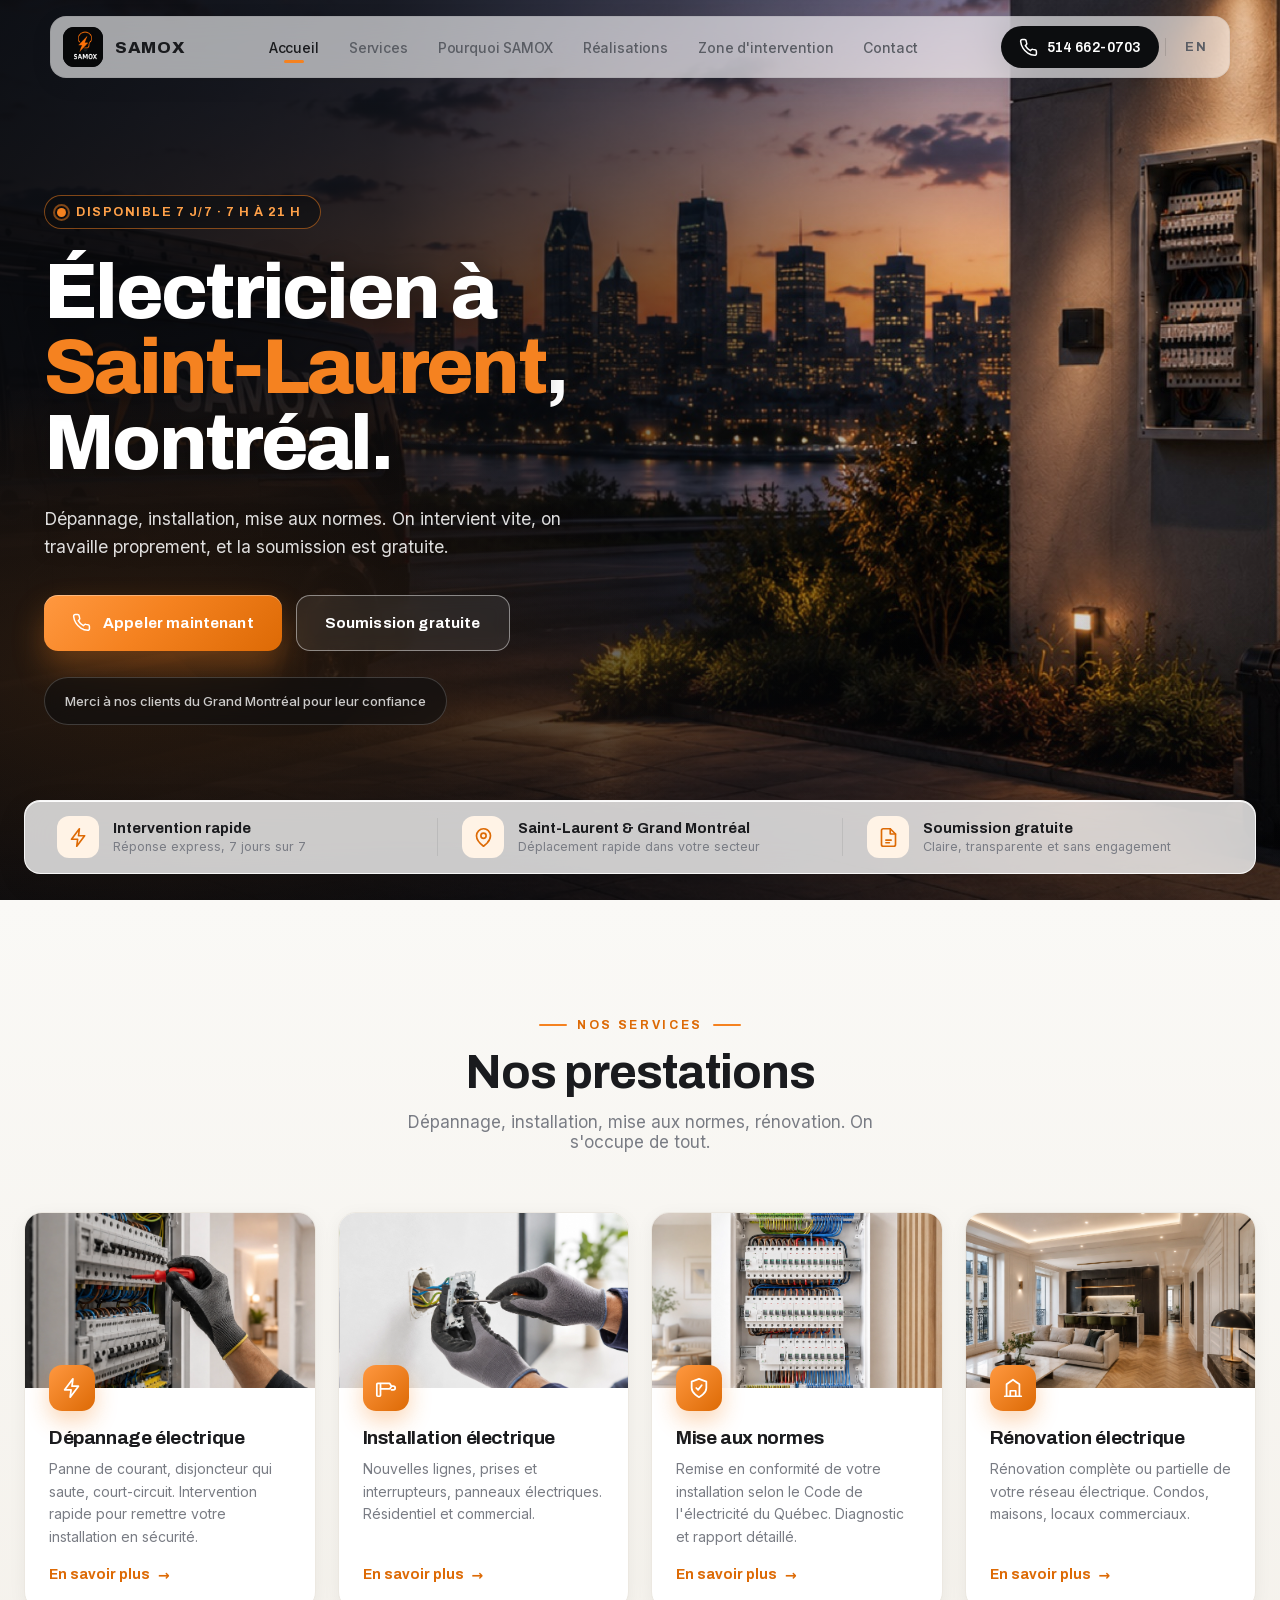
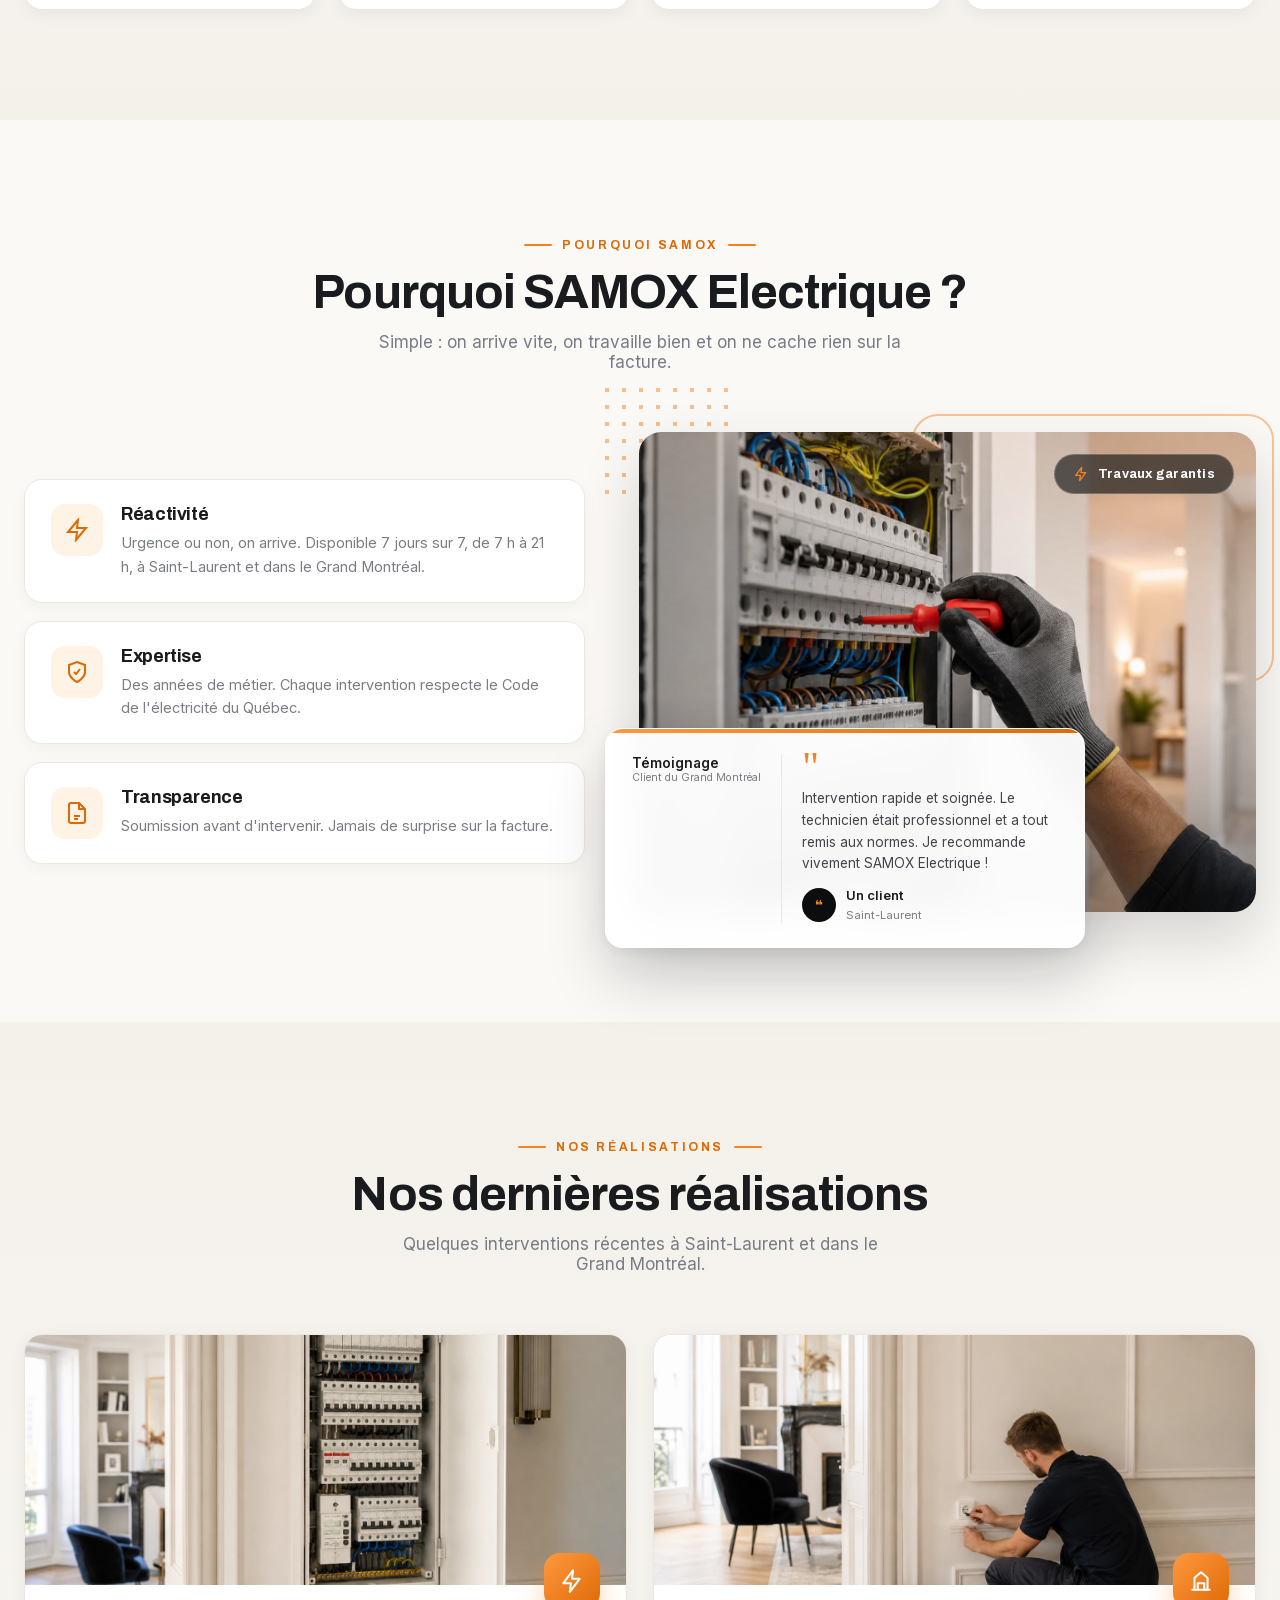
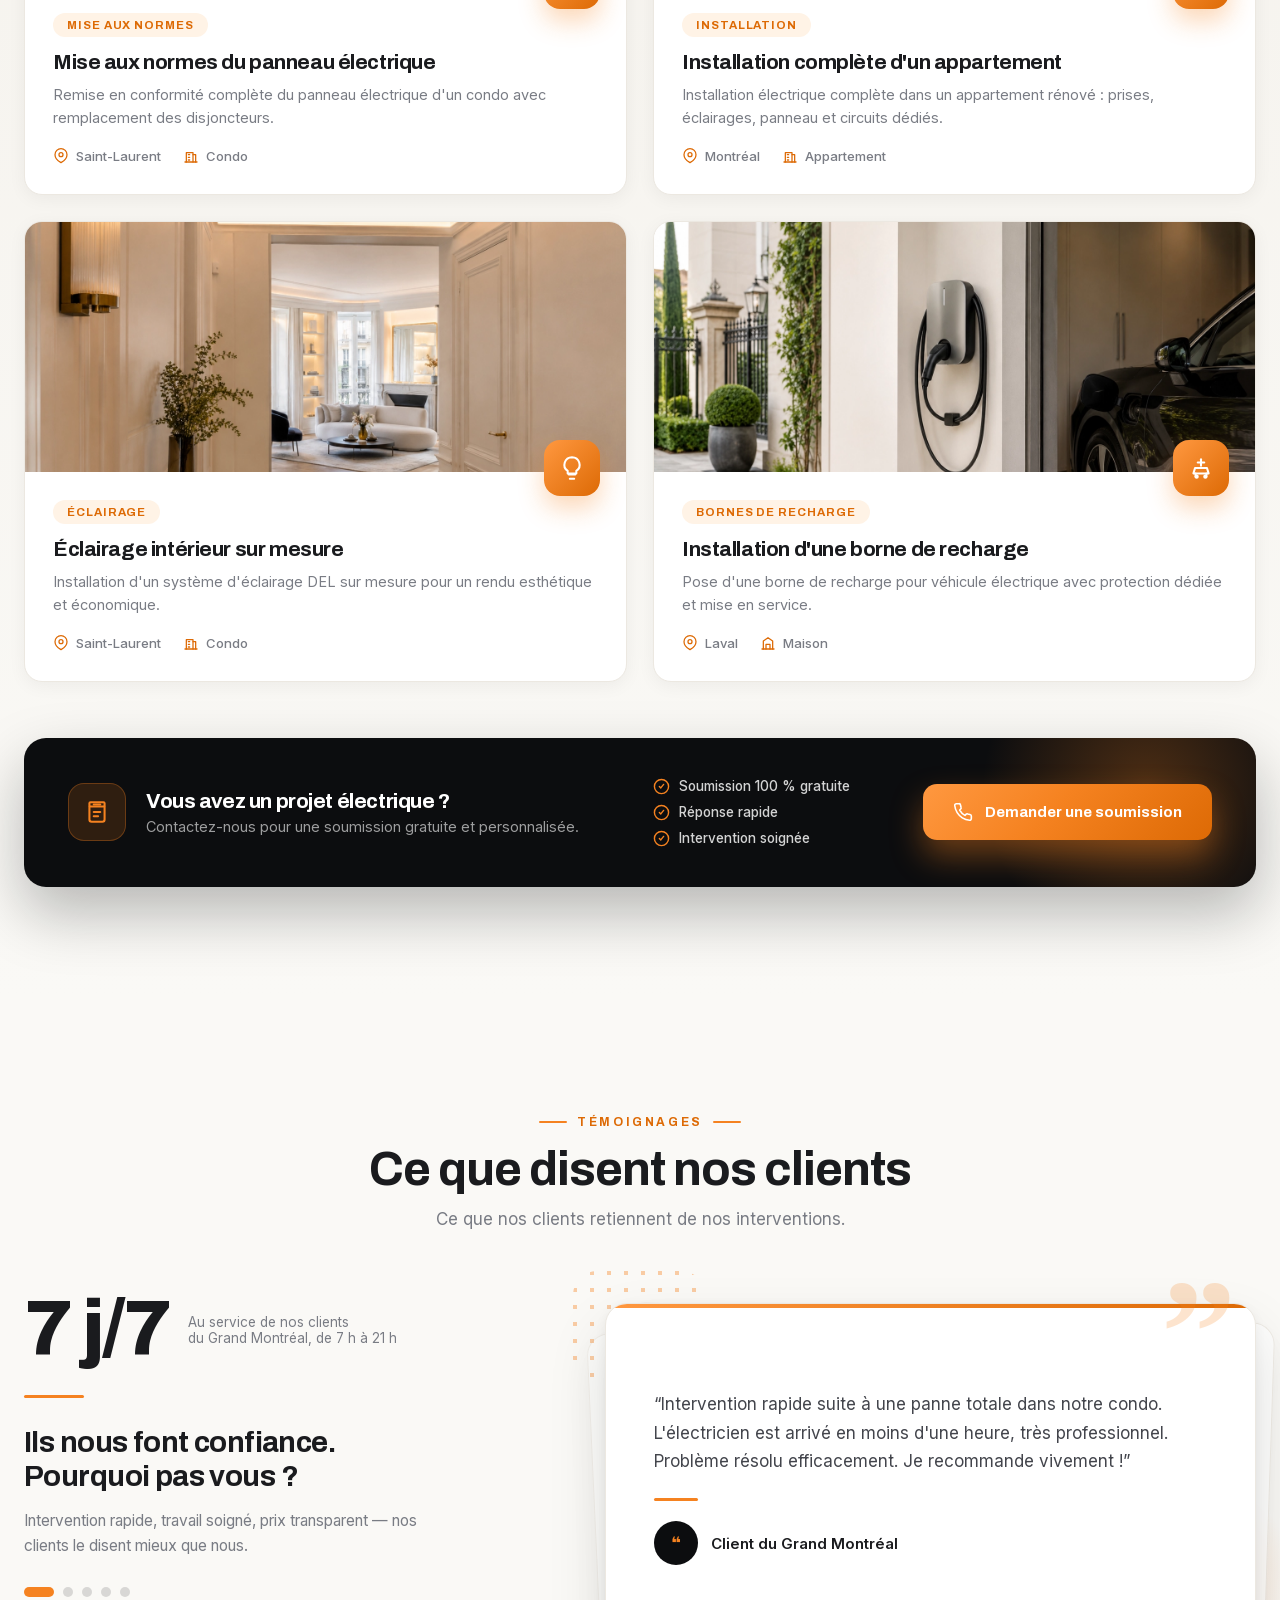
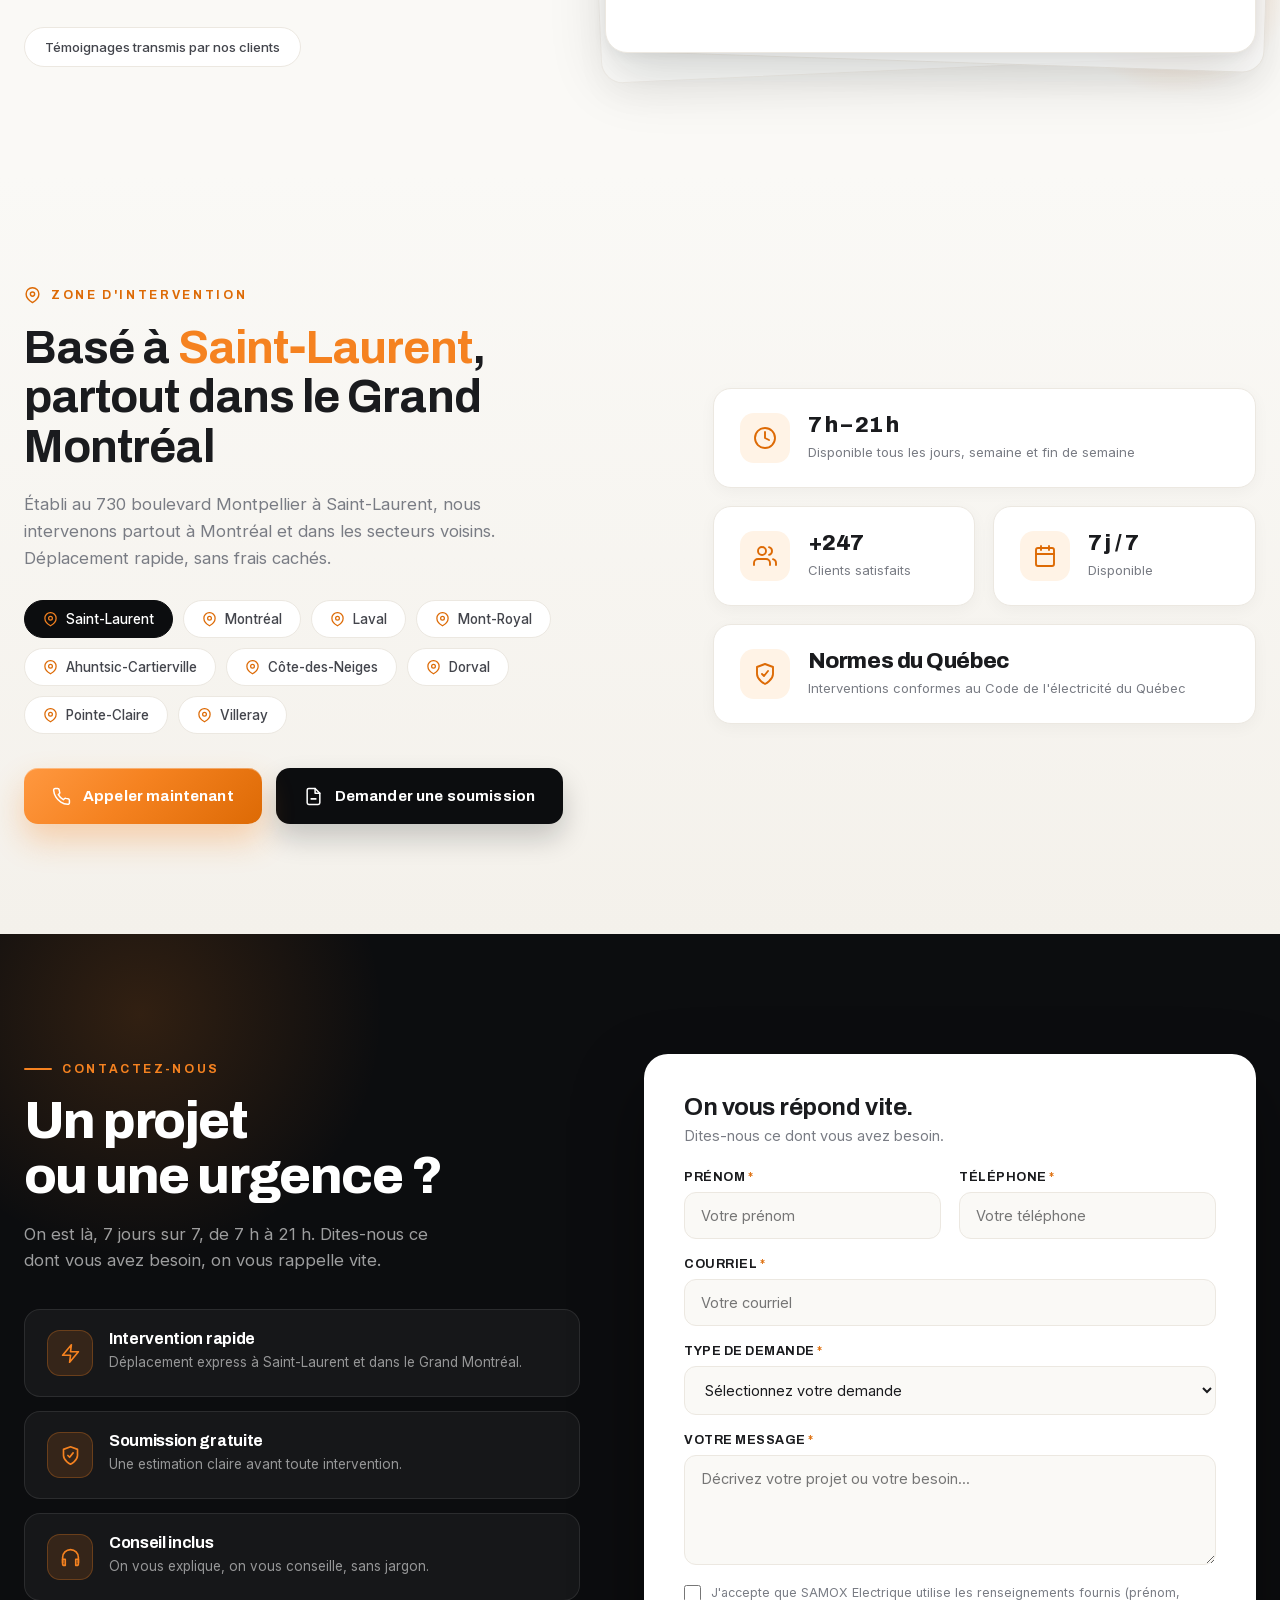
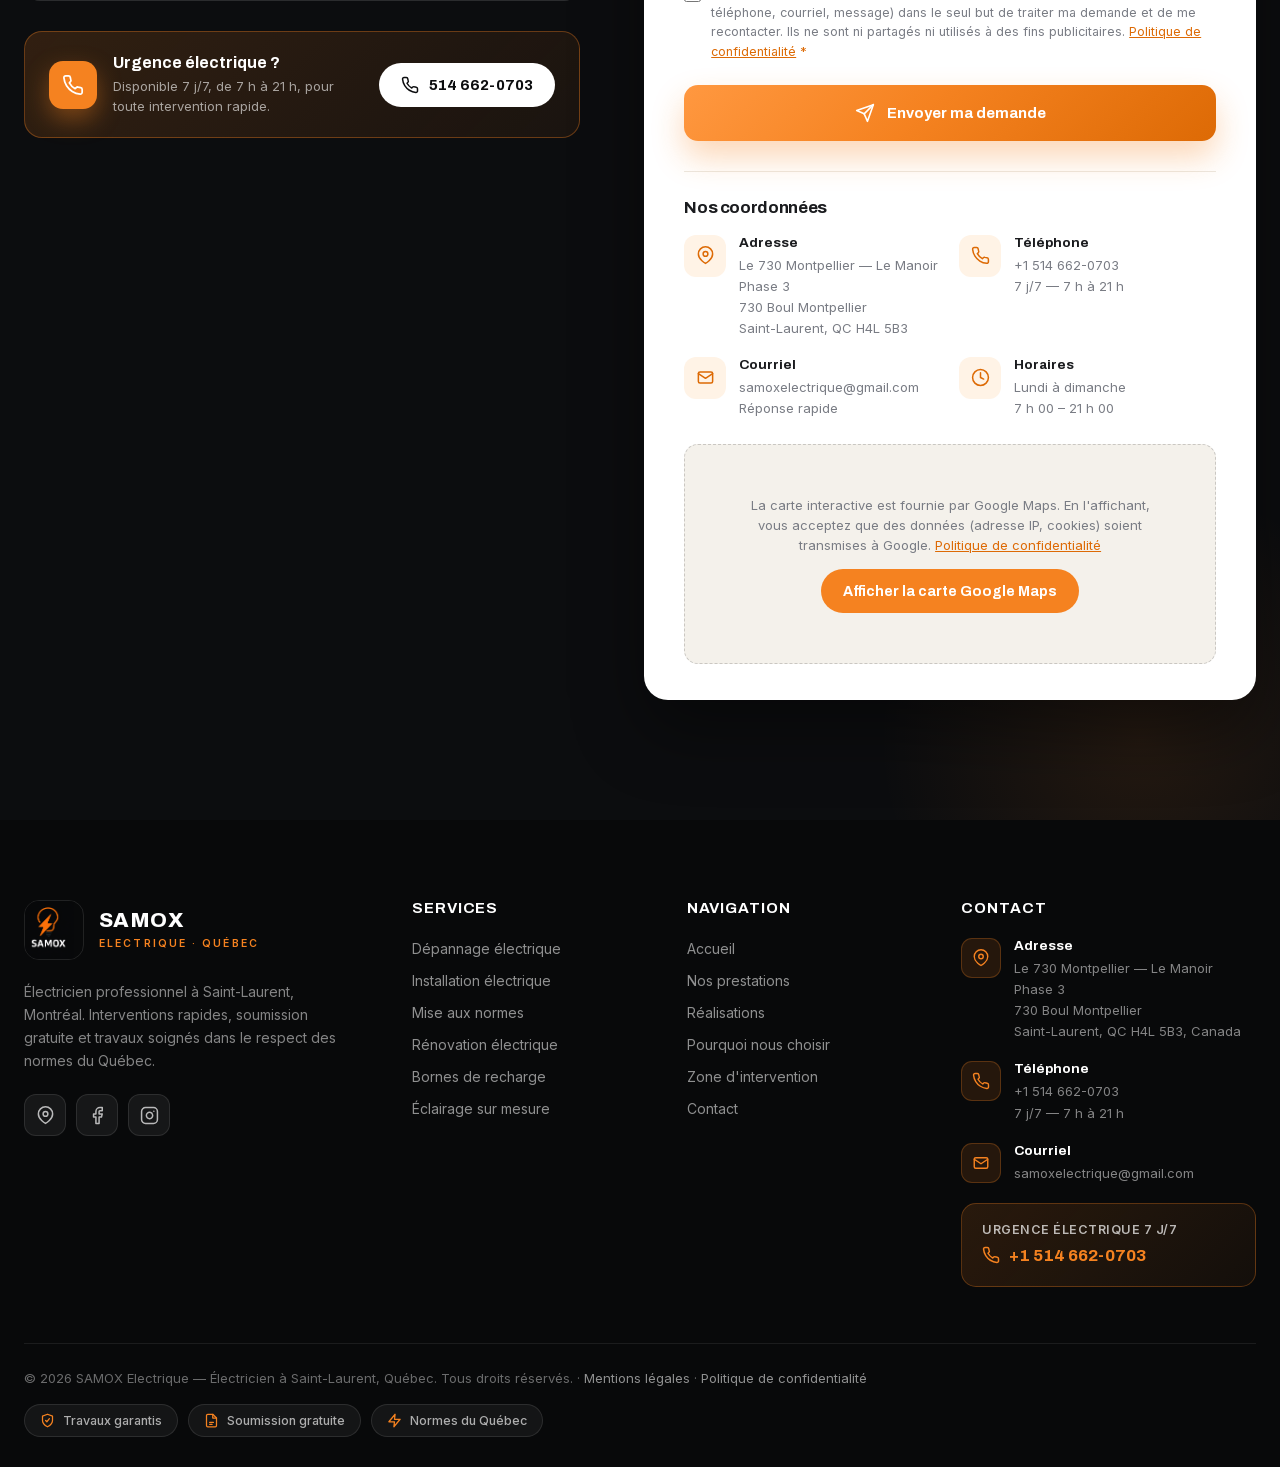
<file: index.html>
<!DOCTYPE html>
<html lang="fr">

<head>
  <meta charset="UTF-8" />
  <meta name="viewport" content="width=device-width, initial-scale=1.0" />
  <title>SAMOX Electrique — Électricien à Saint-Laurent, Montréal | Dépannage &amp; Installation | Soumission gratuite</title>
  <meta name="description"
    content="SAMOX Electrique, électricien à Saint-Laurent (Montréal, Québec). Dépannage urgent, installation, mise aux normes, rénovation. Soumission gratuite, disponible 7j/7 de 7h à 21h. Appelez le +1 514-662-0703." />
  <meta property="og:title" content="SAMOX Electrique — Électricien à Saint-Laurent, Montréal" />
  <meta property="og:description"
    content="Dépannage, installation, mise aux normes et rénovation électrique. Soumission gratuite, 7j/7 de 7h à 21h à Saint-Laurent et dans le Grand Montréal." />
  <meta property="og:type" content="website" />
  <meta property="og:image" content="Logo.PNG" />
  <meta property="og:locale" content="fr_CA" />
  <link rel="icon" type="image/png" href="logo-samox-320.png" />
  <link rel="alternate" hreflang="fr-CA" href="https://samox.vercel.app/" />
  <link rel="alternate" hreflang="en-CA" href="https://samox.vercel.app/en" />
  <link rel="alternate" hreflang="x-default" href="https://samox.vercel.app/" />
  <link rel="canonical" href="https://samox.vercel.app/" />

  <!-- Polices auto-hébergées : aucune requête vers Google (conformité RGPD art. 6 / Loi 25) -->
  <link href="fonts/fonts.css" rel="stylesheet" />

  <script>document.documentElement.classList.add('js');</script>

  <script type="application/ld+json">
  {
    "@context": "https://schema.org",
    "@type": "Electrician",
    "name": "SAMOX Electrique",
    "image": "Logo.PNG",
    "telephone": "+1-514-662-0703",
    "email": "samoxelectrique@gmail.com",
    "priceRange": "$$",
    "address": {
      "@type": "PostalAddress",
      "streetAddress": "730 Boul Montpellier",
      "addressLocality": "Saint-Laurent",
      "addressRegion": "QC",
      "postalCode": "H4L 5B3",
      "addressCountry": "CA"
    },
    "areaServed": ["Saint-Laurent", "Montréal", "Laval", "Mont-Royal", "Ahuntsic-Cartierville", "Dorval"],
    "openingHoursSpecification": [{
      "@type": "OpeningHoursSpecification",
      "dayOfWeek": ["Monday", "Tuesday", "Wednesday", "Thursday", "Friday", "Saturday", "Sunday"],
      "opens": "07:00",
      "closes": "21:00"
    }]
  }
  </script>

  <style>
    /* ═══════════════════════════════════════════════════
       SAMOX ELECTRIQUE — Design System
       Orange signature + noir profond, fond clair premium
    ═══════════════════════════════════════════════════ */
    :root {
      --sx-orange: #F58220;
      --sx-orange-deep: #DD6A05;
      --sx-orange-glow: rgba(245, 130, 32, 0.32);
      --sx-orange-soft: #FFF3E6;
      --sx-black: #0C0D0F;
      --sx-anthracite: #17181C;
      --sx-ink: #1A1B1E;
      --sx-text: #43454C;
      --sx-muted: #797C84;
      --sx-bg: #FAF9F6;
      --sx-card: #FFFFFF;
      --sx-border: #ECE8E1;
      --sx-radius: 18px;
      --font-display: 'Archivo', 'Inter', system-ui, sans-serif;
      --font-body: 'Inter', system-ui, -apple-system, sans-serif;
    }

    * {
      box-sizing: border-box;
      margin: 0;
      padding: 0;
      -webkit-tap-highlight-color: transparent;
    }

    html {
      scroll-behavior: smooth;
      /* Empêche le "font boosting" de Chrome Android (textes gonflés) */
      -webkit-text-size-adjust: 100%;
      text-size-adjust: 100%;
      overflow-x: clip;
    }

    body {
      font-family: var(--font-body);
      font-weight: 400;
      background: var(--sx-bg);
      color: var(--sx-text);
      -webkit-font-smoothing: antialiased;
      overflow-x: hidden;
    }

    img { max-width: 100%; display: block; }

    ::selection { background: var(--sx-orange); color: #fff; }

    /* ── Utilitaires typographiques ── */
    h1, h2, h3, h4 {
      font-family: var(--font-display);
      color: var(--sx-ink);
      letter-spacing: -0.02em;
    }

    .section-kicker {
      display: inline-flex;
      align-items: center;
      gap: 10px;
      font-family: var(--font-display);
      font-size: 12px;
      font-weight: 700;
      letter-spacing: 0.22em;
      text-transform: uppercase;
      color: var(--sx-orange-deep);
    }

    .section-kicker::before,
    .section-kicker.kicker-center::after {
      content: "";
      width: 28px;
      height: 2px;
      border-radius: 2px;
      background: var(--sx-orange);
    }

    .section-heading h2 {
      font-size: clamp(32px, 4vw, 48px);
      font-weight: 700;
      line-height: 1.06;
      margin: 14px 0 14px;
    }

    .section-heading p {
      font-size: 17px;
      line-height: 1.6;
      color: var(--sx-muted);
      max-width: 560px;
    }

    .section-heading.centered { text-align: center; }
    .section-heading.centered p { margin: 0 auto; }

    /* ── Reveal animations (activées seulement si JS présent) ── */
    html.js .reveal {
      opacity: 0;
      transform: translateY(28px);
      transition: opacity 0.7s cubic-bezier(0.22, 1, 0.36, 1), transform 0.7s cubic-bezier(0.22, 1, 0.36, 1);
    }

    html.js .reveal.visible { opacity: 1; transform: translateY(0); }

    .reveal-delay-1 { transition-delay: 0.08s; }
    .reveal-delay-2 { transition-delay: 0.16s; }
    .reveal-delay-3 { transition-delay: 0.24s; }
    .reveal-delay-4 { transition-delay: 0.32s; }

    @media (prefers-reduced-motion: reduce) {
      html { scroll-behavior: auto; }
      html.js .reveal { opacity: 1; transform: none; transition: none; }
      * { animation: none !important; }
    }

    /* ═══════════════════════════════════════════════════
       PRÉLOADER — animation d'entrée
    ═══════════════════════════════════════════════════ */
    .preloader { display: none; }

    html.js .preloader {
      position: fixed;
      inset: 0;
      z-index: 200;
      display: flex;
      flex-direction: column;
      align-items: center;
      justify-content: center;
      gap: 24px;
      background: radial-gradient(900px 620px at 50% 58%, #17181C 0%, #0A0B0D 72%);
      transition: transform 0.85s cubic-bezier(0.76, 0, 0.24, 1), visibility 0s linear 0.85s;
      will-change: transform;
    }

    html.js .preloader.done {
      transform: translateY(-100%);
      visibility: hidden;
    }

    html.js .preloader.quick {
      transition-duration: 0.45s;
    }

    body.is-loading { overflow: hidden; }

    .preloader-bolt {
      width: 86px;
      height: 86px;
      filter: drop-shadow(0 0 26px rgba(245, 130, 32, 0.55));
      animation: bolt-pop 0.9s cubic-bezier(0.22, 1, 0.36, 1) both;
    }

    .preloader-bolt path {
      fill: var(--sx-orange);
      animation: bolt-flicker 1.6s ease-in-out 0.9s infinite;
    }

    @keyframes bolt-pop {
      0% { transform: scale(0.5) rotate(-8deg); opacity: 0; }
      60% { transform: scale(1.1) rotate(2deg); opacity: 1; }
      100% { transform: scale(1) rotate(0); opacity: 1; }
    }

    @keyframes bolt-flicker {
      0%, 100% { opacity: 1; }
      50% { opacity: 0.72; }
    }

    .preloader-word {
      display: flex;
      gap: 3px;
      font-family: var(--font-display);
      font-size: 42px;
      font-weight: 800;
      color: #fff;
      letter-spacing: 0.1em;
      line-height: 1;
    }

    .preloader-word span {
      display: inline-block;
      animation: letter-up 0.55s cubic-bezier(0.22, 1, 0.36, 1) both;
    }

    .preloader-word span:nth-child(1) { animation-delay: 0.30s; }
    .preloader-word span:nth-child(2) { animation-delay: 0.37s; }
    .preloader-word span:nth-child(3) { animation-delay: 0.44s; }
    .preloader-word span:nth-child(4) { animation-delay: 0.51s; }
    .preloader-word span:nth-child(5) { animation-delay: 0.58s; }

    @keyframes letter-up {
      from { opacity: 0; transform: translateY(20px); }
      to { opacity: 1; transform: translateY(0); }
    }

    .preloader-tag {
      font-family: var(--font-display);
      font-size: 11px;
      font-weight: 600;
      letter-spacing: 0.32em;
      text-transform: uppercase;
      color: var(--sx-orange);
      animation: letter-up 0.55s 0.72s cubic-bezier(0.22, 1, 0.36, 1) both;
    }

    .preloader-bar {
      width: 184px;
      height: 3px;
      margin-top: 8px;
      border-radius: 999px;
      background: rgba(255, 255, 255, 0.12);
      overflow: hidden;
      animation: letter-up 0.55s 0.8s cubic-bezier(0.22, 1, 0.36, 1) both;
    }

    .preloader-bar i {
      display: block;
      height: 100%;
      border-radius: 999px;
      background: linear-gradient(90deg, #FF9840, var(--sx-orange-deep));
      transform-origin: left;
      transform: scaleX(0);
      animation: bar-fill 1.5s 0.55s cubic-bezier(0.65, 0, 0.35, 1) forwards;
    }

    @keyframes bar-fill {
      to { transform: scaleX(1); }
    }

    /* ═══════════════════════════════════════════════════
       HEADER
    ═══════════════════════════════════════════════════ */
    .site-header {
      position: fixed;
      top: 16px;
      left: 0;
      right: 0;
      margin-inline: auto;
      width: min(1180px, calc(100% - 40px));
      z-index: 60;
      height: 62px;
      padding: 0 10px 0 12px;
      display: flex;
      align-items: center;
      justify-content: space-between;
      gap: 18px;
      border-radius: 16px;
      border: 1px solid rgba(12, 13, 15, 0.05);
      background: rgba(255, 255, 255, 0.62);
      box-shadow: 0 6px 24px rgba(12, 13, 15, 0.06);
      backdrop-filter: blur(24px) saturate(1.5);
      -webkit-backdrop-filter: blur(24px) saturate(1.5);
      transition: box-shadow 0.3s, background 0.3s;
    }

    .site-header.scrolled {
      background: rgba(255, 255, 255, 0.88);
      box-shadow: 0 10px 30px rgba(12, 13, 15, 0.09);
    }

    .brand {
      display: flex;
      align-items: center;
      gap: 12px;
      text-decoration: none;
      flex-shrink: 0;
    }

    .brand-logo {
      width: 40px;
      height: 40px;
      border-radius: 11px;
      background: var(--sx-black);
      overflow: hidden;
      display: flex;
      align-items: center;
      justify-content: center;
    }

    .brand-logo img {
      width: 130%;
      height: 130%;
      object-fit: cover;
      object-position: center 38%;
    }

    .brand-copy { display: flex; flex-direction: column; }

    .brand-copy strong {
      font-family: var(--font-display);
      color: var(--sx-ink);
      font-size: 17px;
      line-height: 1;
      font-weight: 800;
      letter-spacing: 0.04em;
    }

    .main-nav {
      display: flex;
      align-items: center;
      gap: 30px;
    }

    .main-nav a {
      position: relative;
      color: #5A5D64;
      text-decoration: none;
      font-size: 14px;
      font-weight: 500;
      letter-spacing: -0.01em;
      transition: color 0.22s;
    }

    .main-nav a::after {
      content: "";
      position: absolute;
      left: 50%;
      transform: translateX(-50%);
      bottom: -7px;
      width: 0;
      height: 3px;
      border-radius: 3px;
      background: var(--sx-orange);
      transition: width 0.28s ease;
    }

    .main-nav a:hover,
    .main-nav a.active { color: var(--sx-ink); }

    .main-nav a:hover::after { width: 12px; }
    .main-nav a.active::after { width: 20px; }

    .header-right {
      display: flex;
      align-items: center;
      gap: 6px;
      flex-shrink: 0;
    }

    .header-phone-btn {
      height: 42px;
      padding: 0 18px;
      display: inline-flex;
      align-items: center;
      gap: 9px;
      border-radius: 999px;
      background: var(--sx-black);
      color: #fff;
      text-decoration: none;
      font-family: var(--font-display);
      font-size: 14px;
      font-weight: 600;
      letter-spacing: 0.01em;
      transition: background 0.25s, transform 0.25s, box-shadow 0.25s;
      flex-shrink: 0;
    }

    .header-phone-btn:hover {
      background: var(--sx-orange);
      transform: translateY(-1px);
      box-shadow: 0 10px 22px var(--sx-orange-glow);
    }

    .lang-switch {
      position: relative;
      display: inline-flex;
      align-items: center;
      justify-content: center;
      height: 42px;
      padding: 0 12px;
      margin-left: 8px;
      color: #5A5D64;
      text-decoration: none;
      font-family: var(--font-display);
      font-size: 12.5px;
      font-weight: 700;
      letter-spacing: 0.1em;
      flex-shrink: 0;
      transition: color 0.25s;
    }

    .lang-switch::before {
      content: "";
      position: absolute;
      left: -8px;
      top: 50%;
      transform: translateY(-50%);
      width: 1px;
      height: 18px;
      background: rgba(12, 13, 15, 0.12);
    }

    .lang-switch:hover { color: var(--sx-orange-deep); }

    .mobile-menu .mobile-menu-lang {
      font-size: 16px;
      color: var(--sx-muted);
      letter-spacing: 0.08em;
    }

    .header-phone-btn svg,
    .btn svg {
      width: 19px;
      height: 19px;
      fill: none;
      stroke: currentColor;
      stroke-width: 1.9;
      stroke-linecap: round;
      stroke-linejoin: round;
      flex-shrink: 0;
    }

    /* ── Burger mobile ── */
    .burger {
      display: none;
      width: 42px;
      height: 42px;
      margin-left: 6px;
      border: none;
      border-radius: 11px;
      background: transparent;
      cursor: pointer;
      align-items: center;
      justify-content: center;
      flex-direction: column;
      gap: 5px;
    }

    .burger span {
      display: block;
      width: 20px;
      height: 2px;
      border-radius: 2px;
      background: var(--sx-ink);
      transition: transform 0.3s, opacity 0.3s;
    }

    .burger.open span:nth-child(1) { transform: translateY(7px) rotate(45deg); }
    .burger.open span:nth-child(2) { opacity: 0; }
    .burger.open span:nth-child(3) { transform: translateY(-7px) rotate(-45deg); }

    .mobile-menu {
      position: fixed;
      inset: 0;
      z-index: 55;
      background: rgba(250, 249, 246, 0.98);
      backdrop-filter: blur(18px);
      -webkit-backdrop-filter: blur(18px);
      display: flex;
      flex-direction: column;
      align-items: center;
      justify-content: center;
      gap: 8px;
      opacity: 0;
      pointer-events: none;
      transition: opacity 0.3s;
    }

    .mobile-menu.open { opacity: 1; pointer-events: auto; }

    .mobile-menu a {
      font-family: var(--font-display);
      font-size: 26px;
      font-weight: 700;
      color: var(--sx-ink);
      text-decoration: none;
      padding: 10px 18px;
      transition: color 0.2s;
    }

    .mobile-menu a:hover { color: var(--sx-orange-deep); }

    .mobile-menu .mobile-menu-phone {
      margin-top: 18px;
      font-size: 19px;
      display: inline-flex;
      align-items: center;
      gap: 10px;
      color: #fff;
      background: var(--sx-orange);
      border-radius: 999px;
      padding: 15px 30px;
      box-shadow: 0 14px 30px var(--sx-orange-glow);
    }

    .mobile-menu .mobile-menu-phone svg {
      width: 20px; height: 20px;
      fill: none; stroke: currentColor; stroke-width: 2;
      stroke-linecap: round; stroke-linejoin: round;
    }

    /* ═══════════════════════════════════════════════════
       HERO
    ═══════════════════════════════════════════════════ */
    .hero {
      position: relative;
      width: 100%;
      min-height: 100vh;
      min-height: 100dvh;
      overflow: hidden;
      background: var(--sx-bg);
      display: flex;
      flex-direction: column;
      justify-content: center;
      padding-top: 130px;
      padding-bottom: 110px;
    }

    .hero-bg {
      position: absolute;
      inset: -240px 0 0;
      z-index: 0;
      background-image:
        linear-gradient(90deg,
          rgba(9, 10, 13, 0.92) 0%,
          rgba(9, 10, 13, 0.82) 30%,
          rgba(9, 10, 13, 0.52) 52%,
          rgba(9, 10, 13, 0.14) 74%,
          rgba(9, 10, 13, 0.06) 100%),
        linear-gradient(0deg, rgba(9, 10, 13, 0.55) 0%, rgba(9, 10, 13, 0) 28%),
        url("hero-samox.jpg");
      background-size: cover;
      background-position: center;
      background-repeat: no-repeat;
      will-change: transform;
    }

    .hero-bg::after {
      content: "";
      position: absolute;
      inset: 0;
      background: radial-gradient(820px 420px at 12% 80%, rgba(245, 130, 32, 0.14), transparent 70%);
    }

    .hero-content {
      position: relative;
      z-index: 3;
      width: min(1240px, 100%);
      margin: 0 auto;
      padding: 0 24px;
    }

    .hero-eyebrow {
      display: inline-flex;
      align-items: center;
      gap: 10px;
      padding: 9px 18px 9px 12px;
      border-radius: 999px;
      border: 1px solid rgba(245, 130, 32, 0.5);
      background: rgba(12, 13, 15, 0.55);
      backdrop-filter: blur(8px);
      -webkit-backdrop-filter: blur(8px);
      color: #FFA149;
      font-family: var(--font-display);
      font-size: 12.5px;
      font-weight: 700;
      letter-spacing: 0.12em;
      text-transform: uppercase;
      margin-bottom: 26px;
    }

    .hero-eyebrow .pulse-dot {
      position: relative;
      width: 9px;
      height: 9px;
      border-radius: 50%;
      background: var(--sx-orange);
    }

    .hero-eyebrow .pulse-dot::after {
      content: "";
      position: absolute;
      inset: -4px;
      border-radius: 50%;
      border: 2px solid var(--sx-orange);
      opacity: 0.5;
      animation: pulse-ring 2s ease-out infinite;
    }

    @keyframes pulse-ring {
      0% { transform: scale(0.6); opacity: 0.6; }
      80%, 100% { transform: scale(1.4); opacity: 0; }
    }

    .hero h1 {
      max-width: 700px;
      font-size: clamp(46px, 6vw, 84px);
      line-height: 0.98;
      font-weight: 800;
      letter-spacing: -0.035em;
      color: #fff;
      text-shadow: 0 2px 24px rgba(9, 10, 13, 0.45);
    }

    .hero h1 em {
      font-style: normal;
      color: var(--sx-orange);
      position: relative;
      white-space: nowrap;
    }

    .hero-sub {
      margin-top: 24px;
      max-width: 520px;
      color: rgba(255, 255, 255, 0.86);
      font-size: 17.5px;
      line-height: 1.6;
      text-shadow: 0 1px 14px rgba(9, 10, 13, 0.4);
    }

    .hero-actions {
      display: flex;
      flex-wrap: wrap;
      align-items: center;
      gap: 14px;
      margin-top: 34px;
    }

    .btn {
      height: 56px;
      padding: 0 28px;
      border-radius: 14px;
      display: inline-flex;
      align-items: center;
      justify-content: center;
      gap: 12px;
      text-decoration: none;
      font-family: var(--font-display);
      font-size: 15px;
      font-weight: 700;
      letter-spacing: 0.01em;
      transition: transform 0.24s, box-shadow 0.24s, background 0.24s, color 0.24s;
    }

    .btn-primary {
      position: relative;
      overflow: hidden;
      color: #fff;
      background: linear-gradient(135deg, #FF9840 0%, var(--sx-orange) 45%, var(--sx-orange-deep) 100%);
      box-shadow: 0 16px 32px var(--sx-orange-glow), inset 0 1px 0 rgba(255, 255, 255, 0.35);
    }

    .btn-primary::after {
      content: "";
      position: absolute;
      top: -50%;
      left: -60%;
      width: 30%;
      height: 200%;
      background: rgba(255, 255, 255, 0.28);
      transform: skewX(-20deg);
      transition: left 0.5s ease;
    }

    .btn-primary:hover { transform: translateY(-2px); box-shadow: 0 20px 40px var(--sx-orange-glow); }
    .btn-primary:hover::after { left: 135%; }

    .btn-dark {
      color: #fff;
      background: var(--sx-black);
      box-shadow: 0 14px 28px rgba(12, 13, 15, 0.2);
    }

    .btn-dark:hover { transform: translateY(-2px); background: var(--sx-anthracite); }

    .btn-outline {
      color: #fff;
      border: 1.5px solid rgba(255, 255, 255, 0.45);
      background: rgba(255, 255, 255, 0.08);
      backdrop-filter: blur(8px);
      -webkit-backdrop-filter: blur(8px);
    }

    .btn-outline:hover {
      transform: translateY(-2px);
      border-color: var(--sx-orange);
      color: #FFA149;
    }

    /* ── Badge Google ── */
    .google-badge {
      margin-top: 26px;
      width: fit-content;
      height: 48px;
      padding: 0 20px;
      display: inline-flex;
      align-items: center;
      gap: 10px;
      border-radius: 999px;
      border: 1px solid rgba(255, 255, 255, 0.18);
      background: rgba(12, 13, 15, 0.55);
      backdrop-filter: blur(10px);
      -webkit-backdrop-filter: blur(10px);
    }

    .google-badge .google-icon { width: 20px; height: 20px; flex: 0 0 auto; }
    .google-badge-label { color: rgba(255, 255, 255, 0.78); font-size: 13px; font-weight: 500; }
    .google-stars { color: var(--sx-orange); font-size: 16px; letter-spacing: 0.04em; }
    .google-score { color: #fff; font-size: 14px; font-weight: 600; }

    /* ── Barre de confiance ── */
    .hero-trust-bar {
      position: absolute;
      left: 0;
      right: 0;
      margin-inline: auto;
      bottom: 26px;
      z-index: 4;
      width: min(1240px, calc(100% - 48px));
      min-height: 74px;
      padding: 12px 32px;
      display: grid;
      grid-template-columns: 1fr 1px 1fr 1px 1fr;
      align-items: center;
      gap: 24px;
      border-radius: 16px;
      border: 1px solid rgba(255, 255, 255, 0.85);
      background: rgba(255, 255, 255, 0.78);
      box-shadow: 0 10px 32px rgba(12, 13, 15, 0.08), inset 0 1px 0 rgba(255, 255, 255, 0.95);
      backdrop-filter: blur(18px);
      -webkit-backdrop-filter: blur(18px);
    }

    .trust-bar-item { display: flex; align-items: center; gap: 14px; }

    .trust-bar-icon {
      width: 42px;
      height: 42px;
      border-radius: 12px;
      flex-shrink: 0;
      display: flex;
      align-items: center;
      justify-content: center;
      background: var(--sx-orange-soft);
      color: var(--sx-orange-deep);
    }

    .trust-bar-icon svg {
      width: 21px; height: 21px;
      fill: none; stroke: currentColor; stroke-width: 1.9;
      stroke-linecap: round; stroke-linejoin: round;
    }

    .trust-bar-text { display: flex; flex-direction: column; gap: 3px; }
    .trust-bar-text strong { color: var(--sx-ink); font-family: var(--font-display); font-size: 14.5px; font-weight: 700; }
    .trust-bar-text span { color: var(--sx-muted); font-size: 12.5px; }
    .trust-bar-sep { width: 1px; height: 38px; background: rgba(12, 13, 15, 0.08); }

    /* ═══════════════════════════════════════════════════
       SERVICES
    ═══════════════════════════════════════════════════ */
    .services-section {
      background: linear-gradient(180deg, var(--sx-bg) 0%, #F4F1EB 100%);
      padding: 110px 24px;
    }

    .services-container { width: min(1240px, 100%); margin: 0 auto; }

    .services-heading { text-align: center; margin-bottom: 60px; }
    .services-heading h2 { font-size: clamp(32px, 4vw, 48px); font-weight: 700; margin: 14px 0; }
    .services-heading p { font-size: 17px; color: var(--sx-muted); max-width: 520px; margin: 0 auto; }

    .services-grid {
      display: grid;
      grid-template-columns: repeat(4, 1fr);
      gap: 22px;
    }

    .service-card {
      display: flex;
      flex-direction: column;
      background: var(--sx-card);
      border: 1px solid var(--sx-border);
      border-radius: var(--sx-radius);
      overflow: hidden;
      box-shadow: 0 4px 18px rgba(12, 13, 15, 0.05);
      transition: transform 0.32s cubic-bezier(0.22, 1, 0.36, 1), box-shadow 0.32s;
    }

    .service-card:hover {
      transform: translateY(-6px);
      box-shadow: 0 22px 44px rgba(12, 13, 15, 0.12);
    }

    .service-image {
      height: 175px;
      background-size: cover;
      background-position: center;
      transition: transform 0.5s ease;
      position: relative;
    }

    .service-card .service-image-wrap { overflow: hidden; height: 175px; flex-shrink: 0; }
    .service-card:hover .service-image { transform: scale(1.06); }

    .service-image.depannage { background-image: url("Dépanage électrique.webp"); }
    .service-image.installation { background-image: url("Instalation électrique.webp"); }
    .service-image.normes { background-image: url("Mise au norme.webp"); }
    .service-image.renovation { background-image: url("Rénovation électrique.webp"); }

    .service-content {
      display: flex;
      flex-direction: column;
      flex: 1;
      padding: 24px 24px 26px;
    }

    .service-icon-inline {
      width: 46px;
      height: 46px;
      margin-top: -47px;
      margin-bottom: 16px;
      border-radius: 13px;
      display: flex;
      align-items: center;
      justify-content: center;
      background: linear-gradient(135deg, #FF9840, var(--sx-orange-deep));
      color: #fff;
      box-shadow: 0 10px 22px var(--sx-orange-glow);
      position: relative;
      z-index: 2;
    }

    .service-icon-inline svg {
      width: 22px; height: 22px;
      fill: none; stroke: currentColor; stroke-width: 1.9;
      stroke-linecap: round; stroke-linejoin: round;
    }

    .service-content h3 { font-size: 19px; font-weight: 700; margin-bottom: 10px; }
    .service-content p { font-size: 14px; line-height: 1.62; color: var(--sx-muted); flex: 1; }

    .service-cta {
      margin-top: 18px;
      display: inline-flex;
      align-items: center;
      gap: 8px;
      color: var(--sx-orange-deep);
      font-family: var(--font-display);
      font-size: 14px;
      font-weight: 700;
      text-decoration: none;
    }

    .service-cta-arrow { transition: transform 0.25s; }
    .service-cta:hover .service-cta-arrow { transform: translateX(5px); }

    /* ═══════════════════════════════════════════════════
       POURQUOI SAMOX
    ═══════════════════════════════════════════════════ */
    .why-section {
      background: var(--sx-bg);
      padding: 110px 24px;
    }

    .why-container { width: min(1240px, 100%); margin: 0 auto; }

    .why-header { text-align: center; margin-bottom: 60px; }
    .why-header h2 { font-size: clamp(32px, 4vw, 48px); font-weight: 700; margin: 14px 0; }
    .why-header > p { font-size: 17px; color: var(--sx-muted); max-width: 560px; margin: 0 auto; }

    .why-grid {
      display: grid;
      grid-template-columns: 1fr 1.1fr;
      gap: 54px;
      align-items: center;
    }

    .why-cards { display: flex; flex-direction: column; gap: 18px; }

    .why-card {
      display: flex;
      gap: 18px;
      padding: 24px 26px;
      background: var(--sx-card);
      border: 1px solid var(--sx-border);
      border-radius: var(--sx-radius);
      box-shadow: 0 4px 16px rgba(12, 13, 15, 0.04);
      transition: transform 0.3s, box-shadow 0.3s, border-color 0.3s;
    }

    .why-card:hover {
      transform: translateX(6px);
      border-color: rgba(245, 130, 32, 0.4);
      box-shadow: 0 14px 30px rgba(12, 13, 15, 0.09);
    }

    .why-icon {
      width: 52px;
      height: 52px;
      border-radius: 14px;
      flex-shrink: 0;
      display: flex;
      align-items: center;
      justify-content: center;
      background: var(--sx-orange-soft);
      color: var(--sx-orange-deep);
    }

    .why-icon svg { width: 24px; height: 24px; }

    .why-card h3 { font-size: 18px; font-weight: 700; margin-bottom: 7px; }
    .why-card p { font-size: 14.5px; line-height: 1.6; color: var(--sx-muted); }

    .why-visual { position: relative; }

    /* Cadre orange décalé derrière la photo */
    .why-visual::before {
      content: "";
      position: absolute;
      top: -18px;
      right: -18px;
      width: 58%;
      height: 55%;
      border: 2px solid rgba(245, 130, 32, 0.45);
      border-radius: 26px;
      z-index: 0;
      pointer-events: none;
    }

    /* Grille de points orange */
    .why-visual .why-dots {
      position: absolute;
      top: -44px;
      left: -34px;
      width: 130px;
      height: 110px;
      background: radial-gradient(circle at 2px 2px, rgba(245, 130, 32, 0.5) 2.2px, transparent 0);
      background-size: 17px 17px;
      z-index: 0;
      pointer-events: none;
    }

    .why-photo {
      position: relative;
      z-index: 1;
      width: 100%;
      height: 480px;
      border-radius: 22px;
      background-image: url("Dépanage électrique.webp");
      background-size: cover;
      background-position: center;
      box-shadow: 0 26px 60px rgba(12, 13, 15, 0.16);
      overflow: hidden;
    }

    .why-photo::after {
      content: "";
      position: absolute;
      inset: 0;
      border-radius: 22px;
      background:
        linear-gradient(180deg, rgba(12, 13, 15, 0) 55%, rgba(12, 13, 15, 0.38) 100%),
        linear-gradient(200deg, rgba(245, 130, 32, 0.12), transparent 45%);
      pointer-events: none;
    }

    /* Pastille flottante sur la photo */
    .photo-chip {
      position: absolute;
      top: 22px;
      right: 22px;
      z-index: 2;
      display: inline-flex;
      align-items: center;
      gap: 9px;
      padding: 11px 18px;
      border-radius: 999px;
      background: rgba(12, 13, 15, 0.62);
      border: 1px solid rgba(255, 255, 255, 0.22);
      backdrop-filter: blur(10px);
      -webkit-backdrop-filter: blur(10px);
      color: #fff;
      font-family: var(--font-display);
      font-size: 13px;
      font-weight: 700;
      letter-spacing: 0.02em;
    }

    .photo-chip svg {
      width: 16px;
      height: 16px;
      fill: none;
      stroke: var(--sx-orange);
      stroke-width: 2;
      stroke-linecap: round;
      stroke-linejoin: round;
    }

    .review-card {
      position: absolute;
      left: -34px;
      bottom: -36px;
      width: min(480px, calc(100% + 34px));
      display: grid;
      grid-template-columns: auto 1px 1fr;
      gap: 20px;
      padding: 26px 26px 24px;
      background: rgba(255, 255, 255, 0.96);
      border: 1px solid rgba(255, 255, 255, 0.9);
      border-radius: 18px;
      box-shadow: 0 30px 60px rgba(12, 13, 15, 0.18), 0 4px 14px rgba(12, 13, 15, 0.06);
      backdrop-filter: blur(16px);
      -webkit-backdrop-filter: blur(16px);
      z-index: 3;
      overflow: hidden;
    }

    .review-card::before {
      content: "";
      position: absolute;
      top: 0;
      left: 0;
      right: 0;
      height: 4px;
      background: linear-gradient(90deg, #FF9840, var(--sx-orange-deep));
    }

    .review-google { display: flex; flex-direction: column; gap: 6px; }
    .google-g-row { display: flex; align-items: center; gap: 9px; }
    .google-g-icon { width: 26px; height: 26px; }
    .google-g-text { display: flex; flex-direction: column; }
    .google-g-text strong { font-size: 13.5px; color: var(--sx-ink); }
    .google-g-text span { font-size: 10.5px; color: var(--sx-muted); }

    .review-score { font-family: var(--font-display); font-size: 34px; font-weight: 800; color: var(--sx-ink); line-height: 1; margin-top: 4px; }
    .review-score span { font-size: 16px; color: var(--sx-muted); font-weight: 600; }
    .review-stars { color: var(--sx-orange); font-size: 15px; letter-spacing: 0.06em; }
    .review-google-base { font-size: 11px; color: var(--sx-muted); }

    .review-sep { width: 1px; background: var(--sx-border); }

    .testimonial { position: relative; }

    .quote-icon {
      font-family: Georgia, serif;
      font-size: 42px;
      line-height: 0.6;
      color: var(--sx-orange);
      margin-bottom: 8px;
    }

    .testimonial-text { font-size: 13.5px; line-height: 1.6; color: var(--sx-text); }

    .testimonial-author {
      margin-top: 12px;
      display: flex;
      align-items: center;
      gap: 10px;
    }

    .testimonial-avatar {
      width: 34px;
      height: 34px;
      border-radius: 50%;
      display: flex;
      align-items: center;
      justify-content: center;
      background: var(--sx-black);
      color: var(--sx-orange);
      font-family: var(--font-display);
      font-weight: 700;
      font-size: 14px;
    }

    .testimonial-author strong { display: block; font-size: 13px; color: var(--sx-ink); }
    .testimonial-author span { font-size: 11.5px; color: var(--sx-muted); }

    /* ═══════════════════════════════════════════════════
       RÉALISATIONS
    ═══════════════════════════════════════════════════ */
    .realisations-section {
      background: linear-gradient(180deg, #F4F1EB 0%, var(--sx-bg) 100%);
      padding: 110px 24px;
    }

    .realisations-container { width: min(1240px, 100%); margin: 0 auto; }

    .realisations-heading { text-align: center; margin-bottom: 60px; }
    .realisations-heading h2 { font-size: clamp(32px, 4vw, 48px); font-weight: 700; margin: 14px 0; }
    .realisations-heading p { font-size: 17px; color: var(--sx-muted); max-width: 520px; margin: 0 auto; }

    .realisations-grid {
      display: grid;
      grid-template-columns: repeat(2, 1fr);
      gap: 26px;
    }

    .realisation-card {
      position: relative;
      background: var(--sx-card);
      border: 1px solid var(--sx-border);
      border-radius: var(--sx-radius);
      overflow: hidden;
      box-shadow: 0 4px 18px rgba(12, 13, 15, 0.05);
      transition: transform 0.32s cubic-bezier(0.22, 1, 0.36, 1), box-shadow 0.32s;
    }

    .realisation-card:hover {
      transform: translateY(-6px);
      box-shadow: 0 24px 48px rgba(12, 13, 15, 0.13);
    }

    .realisation-image-wrap { overflow: hidden; height: 250px; }

    .realisation-image {
      height: 250px;
      background-size: cover;
      background-position: center;
      transition: transform 0.55s ease;
    }

    .realisation-card:hover .realisation-image { transform: scale(1.06); }

    .real-img-1 { background-image: url("realisation-tableau-electrique.webp"); }
    .real-img-2 { background-image: url("realisation-installation-appartement.webp"); }
    .real-img-3 { background-image: url("realisation-eclairage-interieur.webp"); }
    .real-img-4 { background-image: url("realisation-borne-recharge.webp"); }

    .floating-icon {
      position: absolute;
      top: 218px;
      right: 26px;
      width: 56px;
      height: 56px;
      border-radius: 16px;
      display: flex;
      align-items: center;
      justify-content: center;
      background: linear-gradient(135deg, #FF9840, var(--sx-orange-deep));
      color: #fff;
      box-shadow: 0 12px 26px var(--sx-orange-glow);
      z-index: 2;
    }

    .floating-icon svg {
      width: 26px; height: 26px;
      fill: none; stroke: currentColor; stroke-width: 1.9;
      stroke-linecap: round; stroke-linejoin: round;
    }

    .realisation-content { padding: 28px 28px 30px; }

    .project-tag {
      display: inline-block;
      padding: 6px 14px;
      border-radius: 999px;
      background: var(--sx-orange-soft);
      color: var(--sx-orange-deep);
      font-family: var(--font-display);
      font-size: 11.5px;
      font-weight: 700;
      letter-spacing: 0.08em;
      text-transform: uppercase;
      margin-bottom: 14px;
    }

    .realisation-content h3 { font-size: 21px; font-weight: 700; margin-bottom: 10px; }
    .realisation-content p { font-size: 14.5px; line-height: 1.62; color: var(--sx-muted); }

    .project-meta {
      margin-top: 18px;
      display: flex;
      gap: 22px;
    }

    .project-meta span {
      display: inline-flex;
      align-items: center;
      gap: 7px;
      font-size: 13px;
      color: var(--sx-muted);
      font-weight: 500;
    }

    .project-meta svg {
      width: 16px; height: 16px;
      fill: none; stroke: var(--sx-orange-deep); stroke-width: 1.9;
      stroke-linecap: round; stroke-linejoin: round;
    }

    /* ── CTA bande noire ── */
    .project-cta {
      position: relative;
      overflow: hidden;
      margin-top: 56px;
      padding: 40px 44px;
      display: flex;
      flex-wrap: wrap;
      align-items: center;
      justify-content: space-between;
      gap: 28px;
      border-radius: 22px;
      background: var(--sx-black);
      box-shadow: 0 26px 60px rgba(12, 13, 15, 0.28);
    }

    .project-cta::before {
      content: "";
      position: absolute;
      top: -120px;
      right: -60px;
      width: 340px;
      height: 340px;
      border-radius: 50%;
      background: radial-gradient(circle, rgba(245, 130, 32, 0.28), transparent 68%);
      pointer-events: none;
    }

    .cta-left { display: flex; align-items: center; gap: 20px; }

    .cta-icon {
      width: 58px;
      height: 58px;
      border-radius: 16px;
      flex-shrink: 0;
      display: flex;
      align-items: center;
      justify-content: center;
      background: rgba(245, 130, 32, 0.15);
      color: var(--sx-orange);
      border: 1px solid rgba(245, 130, 32, 0.3);
    }

    .cta-icon svg {
      width: 26px; height: 26px;
      fill: none; stroke: currentColor; stroke-width: 1.9;
      stroke-linecap: round; stroke-linejoin: round;
    }

    .cta-left h3 { color: #fff; font-size: 21px; font-weight: 700; margin-bottom: 6px; }
    .cta-left p { color: rgba(255, 255, 255, 0.6); font-size: 14.5px; }

    .cta-benefits { display: flex; flex-direction: column; gap: 9px; }

    .cta-benefits span {
      display: inline-flex;
      align-items: center;
      gap: 9px;
      color: rgba(255, 255, 255, 0.82);
      font-size: 13.5px;
      font-weight: 500;
    }

    .cta-benefits svg {
      width: 17px; height: 17px;
      fill: none; stroke: var(--sx-orange); stroke-width: 2;
      stroke-linecap: round; stroke-linejoin: round;
    }

    .cta-button {
      position: relative;
      z-index: 1;
      height: 56px;
      padding: 0 30px;
      display: inline-flex;
      align-items: center;
      gap: 12px;
      border-radius: 14px;
      background: linear-gradient(135deg, #FF9840 0%, var(--sx-orange) 45%, var(--sx-orange-deep) 100%);
      color: #fff;
      text-decoration: none;
      font-family: var(--font-display);
      font-size: 15px;
      font-weight: 700;
      box-shadow: 0 16px 32px rgba(245, 130, 32, 0.4);
      transition: transform 0.25s, box-shadow 0.25s;
    }

    .cta-button:hover { transform: translateY(-2px); box-shadow: 0 20px 42px rgba(245, 130, 32, 0.5); }

    .cta-button svg {
      width: 20px; height: 20px;
      fill: none; stroke: currentColor; stroke-width: 1.9;
      stroke-linecap: round; stroke-linejoin: round;
    }

    /* ═══════════════════════════════════════════════════
       AVIS GOOGLE
    ═══════════════════════════════════════════════════ */
    .avis-section {
      background: var(--sx-bg);
      padding: 110px 24px;
    }

    .avis-container { width: min(1240px, 100%); margin: 0 auto; }

    .avis-header { text-align: center; margin-bottom: 60px; }
    .avis-header h2 { font-size: clamp(32px, 4vw, 48px); font-weight: 700; margin: 14px 0; }
    .avis-header p { font-size: 17px; color: var(--sx-muted); max-width: 560px; margin: 0 auto; }

    .avis-grid {
      display: grid;
      grid-template-columns: 1fr 1.25fr;
      gap: 60px;
      align-items: center;
    }

    .avis-score-row { display: flex; align-items: center; gap: 20px; }

    .avis-score-big {
      font-family: var(--font-display);
      font-size: 78px;
      font-weight: 800;
      line-height: 1;
      color: var(--sx-ink);
      letter-spacing: -0.04em;
    }

    .avis-score-stars { color: var(--sx-orange); font-size: 22px; letter-spacing: 0.08em; }
    .avis-score-label { color: var(--sx-muted); font-size: 13.5px; margin-top: 5px; }

    .avis-sep {
      width: 60px;
      height: 3px;
      border-radius: 3px;
      background: var(--sx-orange);
      margin: 28px 0;
    }

    .avis-headline { font-size: 29px; font-weight: 700; line-height: 1.2; }
    .avis-sub { margin-top: 14px; color: var(--sx-muted); font-size: 15.5px; line-height: 1.6; max-width: 400px; }

    .avis-dots { display: flex; gap: 9px; margin-top: 28px; }

    .avis-dot {
      width: 10px;
      height: 10px;
      border-radius: 999px;
      border: none;
      background: rgba(12, 13, 15, 0.14);
      cursor: pointer;
      padding: 0;
      transition: background 0.25s, width 0.25s;
    }

    .avis-dot.active { width: 30px; background: var(--sx-orange); }

    .avis-badge {
      margin-top: 30px;
      display: inline-flex;
      align-items: center;
      gap: 10px;
      padding: 11px 20px;
      border-radius: 999px;
      border: 1px solid var(--sx-border);
      background: #fff;
      font-size: 13px;
      font-weight: 500;
      color: var(--sx-text);
    }

    .avis-badge-g { width: 19px; height: 19px; }

    .avis-right {
      position: relative;
      min-height: 350px;
    }

    /* Effet pile de cartes derrière la carte active */
    .avis-right::before,
    .avis-right::after {
      content: "";
      position: absolute;
      inset: 0;
      border-radius: 22px;
      background: #fff;
      border: 1px solid var(--sx-border);
      box-shadow: 0 14px 34px rgba(12, 13, 15, 0.06);
      pointer-events: none;
    }

    .avis-right::before { transform: rotate(-2.6deg) translate(-12px, 16px); opacity: 0.55; }
    .avis-right::after { transform: rotate(1.9deg) translate(14px, 9px); opacity: 0.75; }

    .avis-deco {
      position: absolute;
      border-radius: 24px;
      pointer-events: none;
    }

    .avis-deco-tl {
      top: -32px;
      left: -32px;
      width: 132px;
      height: 112px;
      background:
        radial-gradient(circle at 2px 2px, rgba(245, 130, 32, 0.55) 2.2px, transparent 0);
      background-size: 17px 17px;
      opacity: 0.7;
      z-index: 0;
    }

    .avis-deco-br {
      bottom: -52px;
      right: -46px;
      width: 250px;
      height: 250px;
      border-radius: 50%;
      background: radial-gradient(circle, rgba(245, 130, 32, 0.30), transparent 65%);
      z-index: 0;
    }

    .avis-deco-quote {
      top: -46px;
      right: 20px;
      font-family: Georgia, serif;
      font-size: 150px;
      line-height: 1;
      font-weight: 700;
      color: rgba(245, 130, 32, 0.22);
      z-index: 2;
    }

    .avis-card {
      position: absolute;
      inset: 0;
      z-index: 1;
      display: flex;
      flex-direction: column;
      justify-content: center;
      padding: 44px 48px;
      background: var(--sx-card);
      border: 1px solid var(--sx-border);
      border-radius: 22px;
      box-shadow: 0 28px 60px rgba(12, 13, 15, 0.12), 0 3px 12px rgba(12, 13, 15, 0.05);
      overflow: hidden;
      opacity: 0;
      transform: translateY(16px) scale(0.985);
      pointer-events: none;
      transition: opacity 0.55s ease, transform 0.55s cubic-bezier(0.22, 1, 0.36, 1);
    }

    .avis-card::before {
      content: "";
      position: absolute;
      top: 0;
      left: 0;
      right: 0;
      height: 4px;
      background: linear-gradient(90deg, #FF9840, var(--sx-orange-deep));
    }

    .avis-card.active {
      opacity: 1;
      transform: translateY(0) scale(1);
      pointer-events: auto;
    }

    .avis-card-stars { color: var(--sx-orange); font-size: 19px; letter-spacing: 0.1em; margin-bottom: 18px; }

    .avis-card-quote {
      font-size: 17px;
      line-height: 1.68;
      color: var(--sx-text);
    }

    .avis-card-line {
      width: 44px;
      height: 3px;
      border-radius: 3px;
      background: var(--sx-orange);
      margin: 22px 0 20px;
    }

    .avis-card-author { display: flex; align-items: center; gap: 13px; }

    .avis-card-avatar {
      width: 44px;
      height: 44px;
      border-radius: 50%;
      display: flex;
      align-items: center;
      justify-content: center;
      background: var(--sx-black);
      color: var(--sx-orange);
      font-family: var(--font-display);
      font-weight: 700;
      font-size: 17px;
    }

    .avis-card-author strong { display: block; font-size: 15px; color: var(--sx-ink); }
    .avis-card-author span { font-size: 12.5px; color: var(--sx-muted); }

    /* ═══════════════════════════════════════════════════
       ZONE D'INTERVENTION
    ═══════════════════════════════════════════════════ */
    .zone-section {
      background: linear-gradient(180deg, var(--sx-bg) 0%, #F4F1EB 100%);
      padding: 110px 24px;
    }

    .zone-container {
      width: min(1240px, 100%);
      margin: 0 auto;
      display: grid;
      grid-template-columns: 1.15fr 1fr;
      gap: 64px;
      align-items: center;
    }

    .zone-kicker {
      display: inline-flex;
      align-items: center;
      gap: 10px;
      font-family: var(--font-display);
      font-size: 12px;
      font-weight: 700;
      letter-spacing: 0.22em;
      text-transform: uppercase;
      color: var(--sx-orange-deep);
    }

    .zone-kicker svg {
      width: 17px; height: 17px;
      fill: none; stroke: currentColor; stroke-width: 2;
      stroke-linecap: round; stroke-linejoin: round;
    }

    .zone-content h2 {
      font-size: clamp(32px, 4vw, 46px);
      font-weight: 700;
      line-height: 1.08;
      margin: 16px 0 18px;
    }

    .zone-content h2 em { font-style: normal; color: var(--sx-orange); }

    .zone-intro { font-size: 16.5px; line-height: 1.65; color: var(--sx-muted); max-width: 520px; }

    .zone-tags {
      display: flex;
      flex-wrap: wrap;
      gap: 10px;
      margin-top: 28px;
    }

    .zone-tag {
      display: inline-flex;
      align-items: center;
      gap: 8px;
      padding: 10px 18px;
      border-radius: 999px;
      border: 1px solid var(--sx-border);
      background: #fff;
      color: var(--sx-text);
      font-size: 13.5px;
      font-weight: 500;
      transition: border-color 0.25s, color 0.25s, transform 0.25s;
    }

    .zone-tag:hover { border-color: var(--sx-orange); color: var(--sx-orange-deep); transform: translateY(-2px); }

    .zone-tag svg {
      width: 15px; height: 15px;
      fill: none; stroke: var(--sx-orange-deep); stroke-width: 2;
      stroke-linecap: round; stroke-linejoin: round;
    }

    .zone-tag.highlight {
      background: var(--sx-black);
      border-color: var(--sx-black);
      color: #fff;
    }

    .zone-tag.highlight svg { stroke: var(--sx-orange); }

    .zone-cta-row { display: flex; flex-wrap: wrap; gap: 14px; margin-top: 34px; }

    .zone-visual { display: flex; flex-direction: column; gap: 18px; }

    .zone-stat-card {
      display: flex;
      align-items: center;
      gap: 18px;
      padding: 24px 26px;
      background: var(--sx-card);
      border: 1px solid var(--sx-border);
      border-radius: var(--sx-radius);
      box-shadow: 0 4px 16px rgba(12, 13, 15, 0.04);
      transition: transform 0.3s, box-shadow 0.3s;
    }

    .zone-stat-card:hover { transform: translateY(-4px); box-shadow: 0 16px 34px rgba(12, 13, 15, 0.1); }

    .zone-stat-row { display: grid; grid-template-columns: 1fr 1fr; gap: 18px; }

    .zone-stat-icon {
      width: 50px;
      height: 50px;
      border-radius: 14px;
      flex-shrink: 0;
      display: flex;
      align-items: center;
      justify-content: center;
      background: var(--sx-orange-soft);
      color: var(--sx-orange-deep);
    }

    .zone-stat-icon svg {
      width: 24px; height: 24px;
      fill: none; stroke: currentColor; stroke-width: 1.9;
      stroke-linecap: round; stroke-linejoin: round;
    }

    .zone-stat-card strong {
      display: block;
      font-family: var(--font-display);
      font-size: 22px;
      font-weight: 800;
      color: var(--sx-ink);
      letter-spacing: -0.02em;
      margin-bottom: 4px;
    }

    .zone-stat-card span { font-size: 13px; line-height: 1.5; color: var(--sx-muted); }

    /* ═══════════════════════════════════════════════════
       CONTACT
    ═══════════════════════════════════════════════════ */
    .contact-section {
      position: relative;
      background: var(--sx-black);
      padding: 120px 24px;
      overflow: hidden;
    }

    .contact-section::before {
      content: "";
      position: absolute;
      top: -180px;
      left: -120px;
      width: 520px;
      height: 520px;
      border-radius: 50%;
      background: radial-gradient(circle, rgba(245, 130, 32, 0.16), transparent 66%);
      pointer-events: none;
    }

    .contact-section::after {
      content: "";
      position: absolute;
      bottom: -200px;
      right: -140px;
      width: 560px;
      height: 560px;
      border-radius: 50%;
      background: radial-gradient(circle, rgba(245, 130, 32, 0.10), transparent 66%);
      pointer-events: none;
    }

    .contact-container {
      position: relative;
      z-index: 1;
      width: min(1240px, 100%);
      margin: 0 auto;
      display: grid;
      grid-template-columns: 1fr 1.1fr;
      gap: 64px;
      align-items: start;
    }

    .contact-left .section-kicker { color: var(--sx-orange); }
    .contact-left .section-kicker::before { background: var(--sx-orange); }

    .contact-left h2 {
      color: #fff;
      font-size: clamp(34px, 4.4vw, 52px);
      font-weight: 800;
      line-height: 1.04;
      margin: 18px 0 18px;
      letter-spacing: -0.03em;
    }

    .contact-intro { color: rgba(255, 255, 255, 0.6); font-size: 16.5px; line-height: 1.6; max-width: 440px; }

    .contact-benefits { display: flex; flex-direction: column; gap: 14px; margin-top: 36px; }

    .benefit-card {
      display: flex;
      gap: 16px;
      padding: 20px 22px;
      border-radius: 16px;
      background: rgba(255, 255, 255, 0.045);
      border: 1px solid rgba(255, 255, 255, 0.09);
      transition: background 0.3s, border-color 0.3s;
    }

    .benefit-card:hover {
      background: rgba(255, 255, 255, 0.07);
      border-color: rgba(245, 130, 32, 0.4);
    }

    .benefit-icon {
      width: 46px;
      height: 46px;
      border-radius: 13px;
      flex-shrink: 0;
      display: flex;
      align-items: center;
      justify-content: center;
      background: rgba(245, 130, 32, 0.14);
      color: var(--sx-orange);
      border: 1px solid rgba(245, 130, 32, 0.28);
    }

    .benefit-icon svg {
      width: 21px; height: 21px;
      fill: none; stroke: currentColor; stroke-width: 1.9;
      stroke-linecap: round; stroke-linejoin: round;
    }

    .benefit-card h3 { color: #fff; font-size: 16px; font-weight: 700; margin-bottom: 5px; }
    .benefit-card p { color: rgba(255, 255, 255, 0.55); font-size: 13.5px; line-height: 1.55; }

    .emergency-box {
      margin-top: 30px;
      display: flex;
      flex-wrap: wrap;
      align-items: center;
      gap: 16px;
      padding: 22px 24px;
      border-radius: 18px;
      background: linear-gradient(135deg, rgba(245, 130, 32, 0.16), rgba(245, 130, 32, 0.06));
      border: 1px solid rgba(245, 130, 32, 0.35);
    }

    .emergency-icon {
      width: 48px;
      height: 48px;
      border-radius: 14px;
      flex-shrink: 0;
      display: flex;
      align-items: center;
      justify-content: center;
      background: var(--sx-orange);
      color: #fff;
      box-shadow: 0 10px 24px rgba(245, 130, 32, 0.4);
      animation: emergency-pulse 2.4s ease-in-out infinite;
    }

    @keyframes emergency-pulse {
      0%, 100% { box-shadow: 0 10px 24px rgba(245, 130, 32, 0.4); }
      50% { box-shadow: 0 10px 34px rgba(245, 130, 32, 0.7); }
    }

    .emergency-icon svg {
      width: 22px; height: 22px;
      fill: none; stroke: currentColor; stroke-width: 1.9;
      stroke-linecap: round; stroke-linejoin: round;
    }

    .emergency-copy { flex: 1; min-width: 170px; }
    .emergency-copy strong { display: block; color: #fff; font-size: 16px; margin-bottom: 4px; font-family: var(--font-display); }
    .emergency-copy span { color: rgba(255, 255, 255, 0.6); font-size: 13px; }

    .emergency-phone {
      display: inline-flex;
      align-items: center;
      gap: 10px;
      padding: 13px 22px;
      border-radius: 999px;
      background: #fff;
      color: var(--sx-black);
      text-decoration: none;
      font-family: var(--font-display);
      font-size: 15px;
      font-weight: 700;
      transition: transform 0.25s, background 0.25s, color 0.25s;
    }

    .emergency-phone:hover { transform: translateY(-2px); background: var(--sx-orange); color: #fff; }

    .emergency-phone svg {
      width: 18px; height: 18px;
      fill: none; stroke: currentColor; stroke-width: 2;
      stroke-linecap: round; stroke-linejoin: round;
    }

    /* ── Carte formulaire ── */
    .contact-card {
      background: var(--sx-card);
      border-radius: 24px;
      padding: 40px 40px 36px;
      box-shadow: 0 30px 70px rgba(0, 0, 0, 0.4);
    }

    .form-heading h3 { font-size: 24px; font-weight: 700; margin-bottom: 7px; }
    .form-heading p { color: var(--sx-muted); font-size: 14.5px; }

    .contact-form { margin-top: 26px; display: flex; flex-direction: column; gap: 18px; }

    .form-row { display: grid; grid-template-columns: 1fr 1fr; gap: 18px; }

    .contact-form label { display: flex; flex-direction: column; gap: 8px; }

    .contact-form label span {
      font-family: var(--font-display);
      font-size: 12.5px;
      font-weight: 700;
      letter-spacing: 0.04em;
      text-transform: uppercase;
      color: var(--sx-ink);
    }

    .contact-form label span em { color: var(--sx-orange-deep); font-style: normal; }

    /* Consentement RGPD du formulaire */
    .contact-form .consent-row {
      flex-direction: row;
      align-items: flex-start;
      gap: 10px;
    }

    .contact-form .consent-row input[type="checkbox"] {
      width: 17px;
      height: 17px;
      margin-top: 2px;
      flex-shrink: 0;
      accent-color: var(--sx-orange);
    }

    .contact-form .consent-row span {
      font-family: var(--font-body);
      font-size: 12.5px;
      font-weight: 400;
      letter-spacing: 0;
      text-transform: none;
      line-height: 1.55;
      color: var(--sx-muted);
    }

    .contact-form .consent-row a { color: var(--sx-orange-deep); }

    .contact-form input,
    .contact-form select,
    .contact-form textarea {
      font-family: var(--font-body);
      font-size: 14.5px;
      color: var(--sx-ink);
      padding: 14px 16px;
      border-radius: 12px;
      border: 1.5px solid var(--sx-border);
      background: var(--sx-bg);
      outline: none;
      transition: border-color 0.25s, box-shadow 0.25s;
      width: 100%;
    }

    .contact-form input:focus,
    .contact-form select:focus,
    .contact-form textarea:focus {
      border-color: var(--sx-orange);
      box-shadow: 0 0 0 4px rgba(245, 130, 32, 0.14);
    }

    .contact-form textarea { min-height: 110px; resize: vertical; }

    .contact-form button {
      margin-top: 6px;
      height: 56px;
      border: none;
      border-radius: 14px;
      display: inline-flex;
      align-items: center;
      justify-content: center;
      gap: 12px;
      cursor: pointer;
      font-family: var(--font-display);
      font-size: 15px;
      font-weight: 700;
      color: #fff;
      background: linear-gradient(135deg, #FF9840 0%, var(--sx-orange) 45%, var(--sx-orange-deep) 100%);
      box-shadow: 0 16px 32px var(--sx-orange-glow);
      transition: transform 0.25s, box-shadow 0.25s;
    }

    .contact-form button:hover { transform: translateY(-2px); box-shadow: 0 20px 42px var(--sx-orange-glow); }

    .contact-form button svg {
      width: 20px; height: 20px;
      fill: none; stroke: currentColor; stroke-width: 1.9;
      stroke-linecap: round; stroke-linejoin: round;
    }

    .contact-divider { height: 1px; background: var(--sx-border); margin: 30px 0 26px; }

    .coords h3 { font-size: 17px; font-weight: 700; margin-bottom: 18px; }

    .coords-grid { display: grid; grid-template-columns: 1fr 1fr; gap: 18px; }

    .coord-item { display: flex; gap: 13px; }

    .coord-icon {
      width: 42px;
      height: 42px;
      border-radius: 12px;
      flex-shrink: 0;
      display: flex;
      align-items: center;
      justify-content: center;
      background: var(--sx-orange-soft);
      color: var(--sx-orange-deep);
    }

    .coord-icon svg {
      width: 19px; height: 19px;
      fill: none; stroke: currentColor; stroke-width: 1.9;
      stroke-linecap: round; stroke-linejoin: round;
    }

    .coord-item strong { display: block; font-size: 13.5px; color: var(--sx-ink); font-family: var(--font-display); font-weight: 700; margin-bottom: 4px; }
    .coord-item span { font-size: 13px; line-height: 1.55; color: var(--sx-muted); }
    .coord-item a { color: inherit; text-decoration: none; }
    .coord-item a:hover { color: var(--sx-orange-deep); }

    .contact-map { margin-top: 26px; }
    .contact-map iframe { border: 0; border-radius: 14px; display: block; width: 100%; height: 220px; filter: saturate(0.9); }

    /* Facade de consentement Google Maps (RGPD / Loi 25) */
    .map-consent-box {
      min-height: 220px;
      border-radius: 14px;
      border: 1px dashed rgba(12, 13, 15, 0.18);
      background: #F4F1EB;
      display: flex;
      flex-direction: column;
      align-items: center;
      justify-content: center;
      gap: 14px;
      padding: 24px;
      text-align: center;
    }

    .map-consent-box p {
      color: var(--sx-muted);
      font-size: 13px;
      line-height: 1.55;
      max-width: 420px;
    }

    .map-consent-box p a { color: var(--sx-orange-deep); }

    .map-consent-box button {
      height: 44px;
      padding: 0 22px;
      border: none;
      border-radius: 999px;
      background: var(--sx-orange);
      color: #fff;
      font-family: var(--font-display);
      font-size: 14px;
      font-weight: 700;
      cursor: pointer;
      transition: background 0.25s, transform 0.25s;
    }

    .map-consent-box button:hover { background: var(--sx-orange-deep); transform: translateY(-1px); }

    /* ═══════════════════════════════════════════════════
       FOOTER
    ═══════════════════════════════════════════════════ */
    .site-footer {
      background: #08090A;
      padding: 80px 24px 0;
    }

    .footer-main {
      width: min(1240px, 100%);
      margin: 0 auto;
      display: grid;
      grid-template-columns: 1.5fr 1fr 1fr 1.3fr;
      gap: 48px;
    }

    .footer-logo {
      display: flex;
      align-items: center;
      gap: 15px;
      text-decoration: none;
    }

    .footer-logo-img {
      width: 60px;
      height: 60px;
      border-radius: 15px;
      overflow: hidden;
      border: 1px solid rgba(255, 255, 255, 0.1);
      flex-shrink: 0;
    }

    .footer-logo-img img {
      width: 130%;
      height: 130%;
      object-fit: cover;
      object-position: center 38%;
      margin: -9px;
    }

    .footer-logo-text strong {
      display: block;
      font-family: var(--font-display);
      color: #fff;
      font-size: 21px;
      font-weight: 800;
      letter-spacing: 0.02em;
    }

    .footer-logo-text span {
      color: var(--sx-orange);
      font-size: 10.5px;
      font-weight: 600;
      letter-spacing: 0.2em;
      text-transform: uppercase;
    }

    .footer-tagline {
      margin-top: 20px;
      color: rgba(255, 255, 255, 0.5);
      font-size: 14px;
      line-height: 1.65;
      max-width: 320px;
    }

    .footer-socials { display: flex; gap: 10px; margin-top: 22px; }

    .footer-social-btn {
      width: 42px;
      height: 42px;
      border-radius: 12px;
      display: flex;
      align-items: center;
      justify-content: center;
      background: rgba(255, 255, 255, 0.06);
      border: 1px solid rgba(255, 255, 255, 0.1);
      color: rgba(255, 255, 255, 0.7);
      transition: background 0.25s, color 0.25s, transform 0.25s, border-color 0.25s;
    }

    .footer-social-btn:hover {
      background: var(--sx-orange);
      border-color: var(--sx-orange);
      color: #fff;
      transform: translateY(-3px);
    }

    .footer-social-btn svg {
      width: 19px; height: 19px;
      fill: none; stroke: currentColor; stroke-width: 1.9;
      stroke-linecap: round; stroke-linejoin: round;
    }

    .footer-col h4 {
      color: #fff;
      font-size: 15px;
      font-weight: 700;
      letter-spacing: 0.06em;
      text-transform: uppercase;
      margin-bottom: 22px;
    }

    .footer-col ul { list-style: none; display: flex; flex-direction: column; gap: 12px; }

    .footer-col ul a {
      color: rgba(255, 255, 255, 0.55);
      text-decoration: none;
      font-size: 14px;
      transition: color 0.2s, padding-left 0.2s;
    }

    .footer-col ul a:hover { color: var(--sx-orange); padding-left: 5px; }

    .footer-contact-item { display: flex; gap: 13px; margin-bottom: 20px; }

    .footer-contact-icon {
      width: 40px;
      height: 40px;
      border-radius: 11px;
      flex-shrink: 0;
      display: flex;
      align-items: center;
      justify-content: center;
      background: rgba(245, 130, 32, 0.12);
      color: var(--sx-orange);
      border: 1px solid rgba(245, 130, 32, 0.25);
    }

    .footer-contact-icon svg {
      width: 18px; height: 18px;
      fill: none; stroke: currentColor; stroke-width: 1.9;
      stroke-linecap: round; stroke-linejoin: round;
    }

    .footer-contact-item strong { display: block; color: #fff; font-size: 13.5px; font-family: var(--font-display); font-weight: 700; margin-bottom: 4px; }
    .footer-contact-item span { color: rgba(255, 255, 255, 0.5); font-size: 13px; line-height: 1.55; }
    .footer-contact-item a { color: inherit; text-decoration: none; }
    .footer-contact-item a:hover { color: var(--sx-orange); }

    .footer-emergency {
      margin-top: 6px;
      padding: 18px 20px;
      border-radius: 15px;
      background: linear-gradient(135deg, rgba(245, 130, 32, 0.14), rgba(245, 130, 32, 0.05));
      border: 1px solid rgba(245, 130, 32, 0.3);
    }

    .footer-emergency > span {
      display: block;
      color: rgba(255, 255, 255, 0.7);
      font-size: 12.5px;
      font-weight: 600;
      letter-spacing: 0.04em;
      text-transform: uppercase;
      margin-bottom: 9px;
    }

    .footer-emergency a {
      display: inline-flex;
      align-items: center;
      gap: 9px;
      color: var(--sx-orange);
      text-decoration: none;
      font-family: var(--font-display);
      font-size: 17px;
      font-weight: 700;
    }

    .footer-emergency a svg {
      width: 18px; height: 18px;
      fill: none; stroke: currentColor; stroke-width: 2;
      stroke-linecap: round; stroke-linejoin: round;
    }

    .footer-sep {
      width: min(1240px, 100%);
      margin: 56px auto 0;
      border: none;
      height: 1px;
      background: rgba(255, 255, 255, 0.08);
    }

    .footer-bottom {
      width: min(1240px, 100%);
      margin: 0 auto;
      padding: 26px 0 30px;
      display: flex;
      flex-wrap: wrap;
      align-items: center;
      justify-content: space-between;
      gap: 18px;
    }

    .footer-bottom p { color: rgba(255, 255, 255, 0.4); font-size: 13px; }
    .footer-bottom p a { color: rgba(255, 255, 255, 0.55); text-decoration: none; }
    .footer-bottom p a:hover { color: var(--sx-orange); }

    .footer-badges { display: flex; flex-wrap: wrap; gap: 10px; }

    .footer-badge {
      display: inline-flex;
      align-items: center;
      gap: 8px;
      padding: 8px 15px;
      border-radius: 999px;
      background: rgba(255, 255, 255, 0.05);
      border: 1px solid rgba(255, 255, 255, 0.1);
      color: rgba(255, 255, 255, 0.65);
      font-size: 12.5px;
      font-weight: 500;
    }

    .footer-badge svg {
      width: 15px; height: 15px;
      fill: none; stroke: var(--sx-orange); stroke-width: 2;
      stroke-linecap: round; stroke-linejoin: round;
    }

    /* ═══════════════════════════════════════════════════
       BARRE D'APPEL FLOTTANTE (mobile)
    ═══════════════════════════════════════════════════ */
    .float-call-bar {
      position: fixed;
      left: 16px;
      right: 16px;
      bottom: 16px;
      z-index: 50;
      display: none;
      gap: 10px;
    }

    .float-call-btn {
      flex: 1;
      height: 56px;
      display: inline-flex;
      align-items: center;
      justify-content: center;
      gap: 10px;
      border-radius: 16px;
      background: linear-gradient(135deg, #FF9840 0%, var(--sx-orange) 45%, var(--sx-orange-deep) 100%);
      color: #fff;
      text-decoration: none;
      font-family: var(--font-display);
      font-size: 14.5px;
      font-weight: 700;
      box-shadow: 0 14px 32px rgba(245, 130, 32, 0.45);
    }

    .float-call-btn svg {
      width: 19px; height: 19px;
      fill: none; stroke: currentColor; stroke-width: 2;
      stroke-linecap: round; stroke-linejoin: round;
    }

    .float-wa-btn {
      width: 56px;
      height: 56px;
      flex-shrink: 0;
      display: inline-flex;
      align-items: center;
      justify-content: center;
      border-radius: 16px;
      background: #25D366;
      box-shadow: 0 14px 32px rgba(37, 211, 102, 0.4);
    }

    .float-wa-btn svg { width: 27px; height: 27px; }

    /* ═══════════════════════════════════════════════════
       RESPONSIVE
    ═══════════════════════════════════════════════════ */
    @media (max-width: 1100px) {
      .main-nav { display: none; }
      .burger { display: flex; }
      .header-phone-btn span { display: none; }
      .header-phone-btn { width: 42px; padding: 0; justify-content: center; }

      .services-grid { grid-template-columns: repeat(2, 1fr); }
      .why-grid { grid-template-columns: 1fr; gap: 70px; }
      .review-card { left: 12px; right: 12px; width: auto; bottom: -30px; }
      .avis-grid { grid-template-columns: 1fr; gap: 44px; }
      .avis-right { min-height: 400px; }
      .zone-container { grid-template-columns: 1fr; gap: 54px; }
      .contact-container { grid-template-columns: 1fr; gap: 60px; }
      .footer-main { grid-template-columns: 1fr 1fr; }
    }

    @media (max-width: 720px) {
      .site-header { top: 12px; width: calc(100% - 24px); height: 58px; padding: 0 8px 0 10px; }
      .brand-logo { width: 36px; height: 36px; border-radius: 10px; }
      .brand-copy strong { font-size: 16px; }
      .header-phone-btn { height: 40px; }
      .lang-switch { padding: 0 10px; }

      .hero { padding-top: 120px; padding-bottom: 80px; }
      .hero-trust-bar {
        position: static;
        width: 100%;
        margin-top: 48px;
        grid-template-columns: 1fr;
        gap: 16px;
        padding: 22px 24px;
      }
      .hero-content .hero-trust-bar { margin-left: 0; }
      .trust-bar-sep { display: none; }

      .services-section, .why-section, .realisations-section,
      .avis-section, .zone-section { padding: 80px 20px; }
      .contact-section { padding: 90px 20px; }

      .services-grid { grid-template-columns: 1fr; }
      .realisations-grid { grid-template-columns: 1fr; }

      .project-cta { padding: 32px 26px; }
      .cta-left { flex-direction: column; align-items: flex-start; }

      .why-photo { height: 380px; }
      .why-visual::before, .why-dots { display: none; }
      .review-card {
        position: relative;
        left: 0;
        bottom: 0;
        width: auto;
        margin: -54px 12px 0;
        grid-template-columns: 1fr;
        gap: 18px;
      }
      .review-sep { display: none; }
      .avis-deco-quote { font-size: 96px; top: -28px; right: 8px; }
      .avis-right::before { transform: rotate(-2deg) translate(-6px, 12px); }
      .avis-right::after { transform: rotate(1.5deg) translate(7px, 7px); }

      .avis-card { padding: 32px 26px; }
      .avis-right { min-height: 460px; }
      .avis-score-big { font-size: 60px; }

      .zone-stat-row { grid-template-columns: 1fr; }

      .contact-card { padding: 30px 24px; }
      .form-row { grid-template-columns: 1fr; }
      .coords-grid { grid-template-columns: 1fr; }

      /* 16px minimum : évite le zoom automatique du navigateur au focus des champs */
      .contact-form input,
      .contact-form select,
      .contact-form textarea { font-size: 16px; }

      .footer-main { grid-template-columns: 1fr; gap: 40px; }
      .footer-bottom { flex-direction: column; align-items: flex-start; }

      .float-call-bar { display: flex; }
      .site-footer { padding-bottom: 84px; }
    }
  </style>
</head>

<body>

  <!-- ═══════════════════════════════════════════════════
     PRÉLOADER
  ═══════════════════════════════════════════════════ -->
  <div class="preloader" id="preloader" aria-hidden="true">
    <svg class="preloader-bolt" viewBox="0 0 24 24" aria-hidden="true">
      <path d="M13 2 4 14h7l-1 8 9-12h-7l1-8Z" />
    </svg>
    <div class="preloader-word">
      <span>S</span><span>A</span><span>M</span><span>O</span><span>X</span>
    </div>
    <div class="preloader-tag">Electrique · Québec</div>
    <div class="preloader-bar"><i></i></div>
  </div>

  <!-- ═══════════════════════════════════════════════════
     HEADER
  ═══════════════════════════════════════════════════ -->
  <header class="site-header" id="siteHeader">
    <a href="#accueil" class="brand" aria-label="SAMOX Electrique — accueil">
      <span class="brand-logo">
        <img src="logo-samox-320.png" alt="Logo SAMOX Electrique" />
      </span>
      <span class="brand-copy">
        <strong>SAMOX</strong>
      </span>
    </a>

    <nav class="main-nav" aria-label="Navigation principale">
      <a href="#accueil" class="active">Accueil</a>
      <a href="#services">Services</a>
      <a href="#pourquoi">Pourquoi SAMOX</a>
      <a href="#realisations">Réalisations</a>
      <a href="#zone">Zone d'intervention</a>
      <a href="#contact">Contact</a>
    </nav>

    <div class="header-right">
      <a href="tel:+15146620703" class="header-phone-btn">
        <svg viewBox="0 0 24 24" aria-hidden="true">
          <path
            d="M22 16.92v3a2 2 0 0 1-2.18 2A19.86 19.86 0 0 1 11.19 19 19.5 19.5 0 0 1 5 12.81 19.86 19.86 0 0 1 2.08 4.18 2 2 0 0 1 4.06 2h3a2 2 0 0 1 2 1.72c.12.9.33 1.77.62 2.6a2 2 0 0 1-.45 2.11L8 9.65a16 16 0 0 0 6.35 6.35l1.22-1.22a2 2 0 0 1 2.11-.45c.83.29 1.7.5 2.6.62A2 2 0 0 1 22 16.92Z" />
        </svg>
        <span>514&nbsp;662-0703</span>
      </a>

      <a href="en.html" class="lang-switch" lang="en" hreflang="en" aria-label="English version">EN</a>

      <button class="burger" id="burgerBtn" aria-label="Ouvrir le menu" aria-expanded="false">
        <span></span><span></span><span></span>
      </button>
    </div>
  </header>

  <!-- Menu mobile -->
  <div class="mobile-menu" id="mobileMenu">
    <a href="#accueil">Accueil</a>
    <a href="#services">Services</a>
    <a href="#pourquoi">Pourquoi SAMOX</a>
    <a href="#realisations">Réalisations</a>
    <a href="#zone">Zone d'intervention</a>
    <a href="#contact">Contact</a>
    <a href="tel:+15146620703" class="mobile-menu-phone">
      <svg viewBox="0 0 24 24" aria-hidden="true">
        <path
          d="M22 16.92v3a2 2 0 0 1-2.18 2A19.86 19.86 0 0 1 11.19 19 19.5 19.5 0 0 1 5 12.81 19.86 19.86 0 0 1 2.08 4.18 2 2 0 0 1 4.06 2h3a2 2 0 0 1 2 1.72c.12.9.33 1.77.62 2.6a2 2 0 0 1-.45 2.11L8 9.65a16 16 0 0 0 6.35 6.35l1.22-1.22a2 2 0 0 1 2.11-.45c.83.29 1.7.5 2.6.62A2 2 0 0 1 22 16.92Z" />
      </svg>
      +1 514 662-0703
    </a>
    <a href="en.html" class="mobile-menu-lang" lang="en" hreflang="en">English version — EN</a>
  </div>

  <!-- ═══════════════════════════════════════════════════
     HERO
  ═══════════════════════════════════════════════════ -->
  <section class="hero" id="accueil">
    <div class="hero-bg"></div>

    <div class="hero-content">
      <div class="hero-eyebrow">
        <span class="pulse-dot"></span>
        Disponible 7 j/7 · 7 h à 21 h
      </div>

      <h1>
        Électricien à<br />
        <em>Saint&#8209;Laurent</em>,<br />
        Montréal.
      </h1>

      <p class="hero-sub">
        Dépannage, installation, mise aux normes. On intervient vite, on travaille proprement,
        et la soumission est gratuite.
      </p>

      <div class="hero-actions">
        <a href="tel:+15146620703" class="btn btn-primary">
          <svg viewBox="0 0 24 24" aria-hidden="true">
            <path
              d="M22 16.92v3a2 2 0 0 1-2.18 2A19.86 19.86 0 0 1 11.19 19 19.5 19.5 0 0 1 5 12.81 19.86 19.86 0 0 1 2.08 4.18 2 2 0 0 1 4.06 2h3a2 2 0 0 1 2 1.72c.12.9.33 1.77.62 2.6a2 2 0 0 1-.45 2.11L8 9.65a16 16 0 0 0 6.35 6.35l1.22-1.22a2 2 0 0 1 2.11-.45c.83.29 1.7.5 2.6.62A2 2 0 0 1 22 16.92Z" />
          </svg>
          Appeler maintenant
        </a>
        <a href="#contact" class="btn btn-outline">
          Soumission gratuite
        </a>
      </div>

      <!-- Badge Google -->
      <div class="google-badge">
        <span class="google-badge-label">Merci à nos clients du Grand Montréal pour leur confiance</span>
      </div>
    </div>

    <!-- Barre de confiance -->
    <div class="hero-trust-bar">
      <div class="trust-bar-item">
        <div class="trust-bar-icon">
          <svg viewBox="0 0 24 24" aria-hidden="true">
            <path d="M13 2 4 14h7l-1 8 9-12h-7l1-8Z" />
          </svg>
        </div>
        <div class="trust-bar-text">
          <strong>Intervention rapide</strong>
          <span>Réponse express, 7 jours sur 7</span>
        </div>
      </div>

      <div class="trust-bar-sep"></div>

      <div class="trust-bar-item">
        <div class="trust-bar-icon">
          <svg viewBox="0 0 24 24" aria-hidden="true">
            <path d="M20 10c0 6-8 12-8 12S4 16 4 10a8 8 0 1 1 16 0Z" />
            <circle cx="12" cy="10" r="3" />
          </svg>
        </div>
        <div class="trust-bar-text">
          <strong>Saint-Laurent &amp; Grand Montréal</strong>
          <span>Déplacement rapide dans votre secteur</span>
        </div>
      </div>

      <div class="trust-bar-sep"></div>

      <div class="trust-bar-item">
        <div class="trust-bar-icon">
          <svg viewBox="0 0 24 24" aria-hidden="true">
            <path d="M14 2H6a2 2 0 0 0-2 2v16a2 2 0 0 0 2 2h12a2 2 0 0 0 2-2V8Z" />
            <path d="M14 2v6h6" />
            <path d="M9 15h6" />
            <path d="M9 18h4" />
          </svg>
        </div>
        <div class="trust-bar-text">
          <strong>Soumission gratuite</strong>
          <span>Claire, transparente et sans engagement</span>
        </div>
      </div>
    </div>
  </section>

  <!-- ═══════════════════════════════════════════════════
     SERVICES
  ═══════════════════════════════════════════════════ -->
  <section class="services-section" id="services">
    <div class="services-container">

      <div class="services-heading reveal">
        <span class="section-kicker kicker-center">Nos services</span>
        <h2>Nos prestations</h2>
        <p>Dépannage, installation, mise aux normes, rénovation. On s'occupe de tout.</p>
      </div>

      <div class="services-grid">

        <!-- Dépannage -->
        <article class="service-card reveal reveal-delay-1">
          <div class="service-image-wrap"><div class="service-image depannage" role="img" aria-label="Dépannage électrique"></div></div>
          <div class="service-content">
            <div class="service-icon-inline">
              <svg viewBox="0 0 24 24" aria-hidden="true">
                <path d="M13 2 4 14h7l-1 8 9-12h-7l1-8Z" />
              </svg>
            </div>
            <h3>Dépannage électrique</h3>
            <p>Panne de courant, disjoncteur qui saute, court-circuit. Intervention rapide pour remettre votre
              installation en sécurité.</p>
            <a href="#contact" class="service-cta">
              En savoir plus
              <span class="service-cta-arrow">→</span>
            </a>
          </div>
        </article>

        <!-- Installation -->
        <article class="service-card reveal reveal-delay-2">
          <div class="service-image-wrap"><div class="service-image installation" role="img" aria-label="Installation électrique"></div></div>
          <div class="service-content">
            <div class="service-icon-inline">
              <svg viewBox="0 0 24 24" aria-hidden="true">
                <rect x="2" y="7" width="4" height="14" rx="1" />
                <path d="M6 7h10l2 3-2 3H6" />
                <path d="M18 10h2a2 2 0 1 1 0 4h-2" />
              </svg>
            </div>
            <h3>Installation électrique</h3>
            <p>Nouvelles lignes, prises et interrupteurs, panneaux électriques. Résidentiel et
              commercial.</p>
            <a href="#contact" class="service-cta">
              En savoir plus
              <span class="service-cta-arrow">→</span>
            </a>
          </div>
        </article>

        <!-- Mise aux normes -->
        <article class="service-card reveal reveal-delay-3">
          <div class="service-image-wrap"><div class="service-image normes" role="img" aria-label="Mise aux normes"></div></div>
          <div class="service-content">
            <div class="service-icon-inline">
              <svg viewBox="0 0 24 24" aria-hidden="true">
                <path d="M12 22s8-4 8-10V5l-8-3-8 3v7c0 6 8 10 8 10Z" />
                <path d="m9 12 2 2 4-5" />
              </svg>
            </div>
            <h3>Mise aux normes</h3>
            <p>Remise en conformité de votre installation selon le Code de l'électricité du Québec. Diagnostic et
              rapport détaillé.</p>
            <a href="#contact" class="service-cta">
              En savoir plus
              <span class="service-cta-arrow">→</span>
            </a>
          </div>
        </article>

        <!-- Rénovation -->
        <article class="service-card reveal reveal-delay-4">
          <div class="service-image-wrap"><div class="service-image renovation" role="img" aria-label="Rénovation électrique"></div></div>
          <div class="service-content">
            <div class="service-icon-inline">
              <svg viewBox="0 0 24 24" aria-hidden="true">
                <path d="M3 21h18" />
                <path d="M5 21V8l7-5 7 5v13" />
                <path d="M9 21v-6h6v6" />
              </svg>
            </div>
            <h3>Rénovation électrique</h3>
            <p>Rénovation complète ou partielle de votre réseau électrique. Condos, maisons, locaux
              commerciaux.</p>
            <a href="#contact" class="service-cta">
              En savoir plus
              <span class="service-cta-arrow">→</span>
            </a>
          </div>
        </article>
      </div>

    </div>
  </section>

  <!-- ═══════════════════════════════════════════════════
     POURQUOI SAMOX
  ═══════════════════════════════════════════════════ -->
  <section class="why-section" id="pourquoi">
    <div class="why-container">

      <div class="why-header reveal">
        <span class="section-kicker kicker-center">Pourquoi SAMOX</span>
        <h2>Pourquoi SAMOX&nbsp;Electrique&nbsp;?</h2>
        <p>Simple : on arrive vite, on travaille bien et on ne cache rien sur la facture.</p>
      </div>

      <div class="why-grid">

        <div class="why-content">
          <div class="why-cards">

            <div class="why-card reveal reveal-delay-1">
              <div class="why-icon">
                <svg viewBox="0 0 24 24" fill="none" stroke="currentColor" stroke-width="2" aria-hidden="true">
                  <polygon points="13 2 3 14 12 14 11 22 21 10 12 10 13 2" />
                </svg>
              </div>
              <div>
                <h3>Réactivité</h3>
                <p>Urgence ou non, on arrive. Disponible 7 jours sur 7, de 7 h à 21 h, à Saint-Laurent et dans le
                  Grand Montréal.</p>
              </div>
            </div>

            <div class="why-card reveal reveal-delay-2">
              <div class="why-icon">
                <svg viewBox="0 0 24 24" fill="none" stroke="currentColor" stroke-width="2" aria-hidden="true">
                  <path d="M12 22s8-4 8-10V5l-8-3-8 3v7c0 6 8 10 8 10Z" />
                  <path d="m9 12 2 2 4-5" />
                </svg>
              </div>
              <div>
                <h3>Expertise</h3>
                <p>Des années de métier. Chaque intervention respecte le Code de l'électricité du Québec.</p>
              </div>
            </div>

            <div class="why-card reveal reveal-delay-3">
              <div class="why-icon">
                <svg viewBox="0 0 24 24" fill="none" stroke="currentColor" stroke-width="2" aria-hidden="true">
                  <path d="M14 2H6a2 2 0 0 0-2 2v16a2 2 0 0 0 2 2h12a2 2 0 0 0 2-2V8Z" />
                  <path d="M14 2v6h6" />
                  <path d="M9 15h6" />
                  <path d="M9 18h4" />
                </svg>
              </div>
              <div>
                <h3>Transparence</h3>
                <p>Soumission avant d'intervenir. Jamais de surprise sur la facture.</p>
              </div>
            </div>

          </div>
        </div>

        <div class="why-visual reveal reveal-delay-2">
          <div class="why-dots" aria-hidden="true"></div>
          <div class="why-photo" role="img" aria-label="Électricien SAMOX au travail"></div>
          <div class="photo-chip">
            <svg viewBox="0 0 24 24" aria-hidden="true">
              <path d="M13 2 4 14h7l-1 8 9-12h-7l1-8Z" />
            </svg>
            Travaux garantis
          </div>

          <div class="review-card">
            <div class="review-google">
              <div class="google-g-text">
                <strong>Témoignage</strong>
                <span>Client du Grand Montréal</span>
              </div>
            </div>

            <div class="review-sep"></div>

            <div class="testimonial">
              <div class="quote-icon">"</div>
              <p class="testimonial-text">Intervention rapide et soignée. Le technicien était professionnel et a tout
                remis aux normes. Je recommande vivement SAMOX Electrique !</p>
              <div class="testimonial-author">
                <div class="testimonial-avatar">❝</div>
                <div>
                  <strong>Un client</strong>
                  <span>Saint-Laurent</span>
                </div>
              </div>
            </div>
          </div>
        </div>

      </div>
    </div>
  </section>

  <!-- ═══════════════════════════════════════════════════
     RÉALISATIONS
  ═══════════════════════════════════════════════════ -->
  <section class="realisations-section" id="realisations">
    <div class="realisations-container">

      <div class="realisations-heading reveal">
        <span class="section-kicker kicker-center">Nos réalisations</span>
        <h2>Nos dernières réalisations</h2>
        <p>Quelques interventions récentes à Saint-Laurent et dans le Grand Montréal.</p>
      </div>

      <div class="realisations-grid">

        <!-- Mise aux normes -->
        <article class="realisation-card reveal reveal-delay-1">
          <div class="realisation-image-wrap"><div class="realisation-image real-img-1" role="img" aria-label="Panneau électrique remis aux normes"></div></div>
          <div class="floating-icon">
            <svg viewBox="0 0 24 24" aria-hidden="true">
              <path d="M13 2 4 14h7l-1 8 9-12h-7l1-8Z" />
            </svg>
          </div>
          <div class="realisation-content">
            <span class="project-tag">Mise aux normes</span>
            <h3>Mise aux normes du panneau électrique</h3>
            <p>Remise en conformité complète du panneau électrique d'un condo avec remplacement des disjoncteurs.</p>
            <div class="project-meta">
              <span>
                <svg viewBox="0 0 24 24" aria-hidden="true">
                  <path d="M21 10c0 7-9 12-9 12S3 17 3 10a9 9 0 1 1 18 0Z" />
                  <circle cx="12" cy="10" r="3" />
                </svg>
                Saint-Laurent
              </span>
              <span>
                <svg viewBox="0 0 24 24" aria-hidden="true">
                  <path d="M3 21h18" />
                  <path d="M5 21V7h10v14" />
                  <path d="M15 10h4v11" />
                  <path d="M8 10h2" />
                  <path d="M8 14h2" />
                  <path d="M8 18h2" />
                </svg>
                Condo
              </span>
            </div>
          </div>
        </article>

        <!-- Installation -->
        <article class="realisation-card reveal reveal-delay-2">
          <div class="realisation-image-wrap"><div class="realisation-image real-img-2" role="img" aria-label="Installation électrique complète d'un appartement"></div></div>
          <div class="floating-icon">
            <svg viewBox="0 0 24 24" aria-hidden="true">
              <path d="M4 20h16" />
              <path d="M6 20V9l6-5 6 5v11" />
              <path d="M9 20v-6h6v6" />
            </svg>
          </div>
          <div class="realisation-content">
            <span class="project-tag">Installation</span>
            <h3>Installation complète d'un appartement</h3>
            <p>Installation électrique complète dans un appartement rénové : prises, éclairages, panneau et circuits
              dédiés.</p>
            <div class="project-meta">
              <span>
                <svg viewBox="0 0 24 24" aria-hidden="true">
                  <path d="M21 10c0 7-9 12-9 12S3 17 3 10a9 9 0 1 1 18 0Z" />
                  <circle cx="12" cy="10" r="3" />
                </svg>
                Montréal
              </span>
              <span>
                <svg viewBox="0 0 24 24" aria-hidden="true">
                  <path d="M3 21h18" />
                  <path d="M5 21V7h10v14" />
                  <path d="M15 10h4v11" />
                  <path d="M8 10h2" />
                  <path d="M8 14h2" />
                  <path d="M8 18h2" />
                </svg>
                Appartement
              </span>
            </div>
          </div>
        </article>

        <!-- Éclairage -->
        <article class="realisation-card reveal reveal-delay-3">
          <div class="realisation-image-wrap"><div class="realisation-image real-img-3" role="img" aria-label="Éclairage intérieur sur mesure"></div></div>
          <div class="floating-icon">
            <svg viewBox="0 0 24 24" aria-hidden="true">
              <path d="M9 18h6" />
              <path d="M10 22h4" />
              <path d="M12 2a7 7 0 0 0-4 12.74V17h8v-2.26A7 7 0 0 0 12 2Z" />
            </svg>
          </div>
          <div class="realisation-content">
            <span class="project-tag">Éclairage</span>
            <h3>Éclairage intérieur sur mesure</h3>
            <p>Installation d'un système d'éclairage DEL sur mesure pour un rendu esthétique et économique.</p>
            <div class="project-meta">
              <span>
                <svg viewBox="0 0 24 24" aria-hidden="true">
                  <path d="M21 10c0 7-9 12-9 12S3 17 3 10a9 9 0 1 1 18 0Z" />
                  <circle cx="12" cy="10" r="3" />
                </svg>
                Saint-Laurent
              </span>
              <span>
                <svg viewBox="0 0 24 24" aria-hidden="true">
                  <path d="M3 21h18" />
                  <path d="M5 21V7h10v14" />
                  <path d="M15 10h4v11" />
                  <path d="M8 10h2" />
                  <path d="M8 14h2" />
                  <path d="M8 18h2" />
                </svg>
                Condo
              </span>
            </div>
          </div>
        </article>

        <!-- Borne de recharge -->
        <article class="realisation-card reveal reveal-delay-4">
          <div class="realisation-image-wrap"><div class="realisation-image real-img-4" role="img" aria-label="Borne de recharge pour véhicule électrique"></div></div>
          <div class="floating-icon">
            <svg viewBox="0 0 24 24" aria-hidden="true">
              <path d="M5 17h14l-1.5-5h-11L5 17Z" />
              <path d="M7 17v3" />
              <path d="M17 17v3" />
              <circle cx="8" cy="20" r="1" />
              <circle cx="16" cy="20" r="1" />
              <path d="M9 7h6" />
              <path d="M12 4v6" />
            </svg>
          </div>
          <div class="realisation-content">
            <span class="project-tag">Bornes de recharge</span>
            <h3>Installation d'une borne de recharge</h3>
            <p>Pose d'une borne de recharge pour véhicule électrique avec protection dédiée et mise en service.</p>
            <div class="project-meta">
              <span>
                <svg viewBox="0 0 24 24" aria-hidden="true">
                  <path d="M21 10c0 7-9 12-9 12S3 17 3 10a9 9 0 1 1 18 0Z" />
                  <circle cx="12" cy="10" r="3" />
                </svg>
                Laval
              </span>
              <span>
                <svg viewBox="0 0 24 24" aria-hidden="true">
                  <path d="M3 21h18" />
                  <path d="M5 21V9l7-5 7 5v12" />
                  <path d="M9 21v-7h6v7" />
                </svg>
                Maison
              </span>
            </div>
          </div>
        </article>

      </div>

      <!-- CTA bande noire -->
      <div class="project-cta reveal">
        <div class="cta-left">
          <div class="cta-icon">
            <svg viewBox="0 0 24 24" aria-hidden="true">
              <path d="M9 5h6" />
              <rect x="5" y="3" width="14" height="4" rx="1" />
              <path d="M5 7v12a2 2 0 0 0 2 2h10a2 2 0 0 0 2-2V7" />
              <path d="M9 12h6" />
              <path d="M9 16h4" />
            </svg>
          </div>
          <div>
            <h3>Vous avez un projet électrique&nbsp;?</h3>
            <p>Contactez-nous pour une soumission gratuite et personnalisée.</p>
          </div>
        </div>
        <div class="cta-benefits">
          <span>
            <svg viewBox="0 0 24 24" aria-hidden="true">
              <path d="m9 12 2 2 4-5" />
              <circle cx="12" cy="12" r="10" />
            </svg>
            Soumission 100&nbsp;% gratuite
          </span>
          <span>
            <svg viewBox="0 0 24 24" aria-hidden="true">
              <path d="m9 12 2 2 4-5" />
              <circle cx="12" cy="12" r="10" />
            </svg>
            Réponse rapide
          </span>
          <span>
            <svg viewBox="0 0 24 24" aria-hidden="true">
              <path d="m9 12 2 2 4-5" />
              <circle cx="12" cy="12" r="10" />
            </svg>
            Intervention soignée
          </span>
        </div>
        <a href="#contact" class="cta-button">
          <svg viewBox="0 0 24 24" aria-hidden="true">
            <path
              d="M22 16.92v3a2 2 0 0 1-2.18 2A19.86 19.86 0 0 1 11.19 19 19.5 19.5 0 0 1 5 12.81 19.86 19.86 0 0 1 2.08 4.18 2 2 0 0 1 4.06 2h3a2 2 0 0 1 2 1.72c.12.9.33 1.77.62 2.6a2 2 0 0 1-.45 2.11L8 9.65a16 16 0 0 0 6.35 6.35l1.22-1.22a2 2 0 0 1 2.11-.45c.83.29 1.7.5 2.6.62A2 2 0 0 1 22 16.92Z" />
          </svg>
          Demander une soumission
        </a>
      </div>

    </div>
  </section>

  <!-- ═══════════════════════════════════════════════════
     AVIS GOOGLE
  ═══════════════════════════════════════════════════ -->
  <section class="avis-section" id="avis">
    <div class="avis-container">

      <div class="avis-header reveal">
        <span class="section-kicker kicker-center">Témoignages</span>
        <h2>Ce que disent nos clients</h2>
        <p>Ce que nos clients retiennent de nos interventions.</p>
      </div>

      <div class="avis-grid">

        <div class="avis-left reveal">
          <div class="avis-score-row">
            <div class="avis-score-big">7&nbsp;j/7</div>
            <div class="avis-score-detail">
              <div class="avis-score-label">Au service de nos clients<br>du Grand Montréal, de 7&nbsp;h à 21&nbsp;h</div>
            </div>
          </div>
          <div class="avis-sep"></div>
          <h3 class="avis-headline">Ils nous font confiance.<br>Pourquoi pas vous&nbsp;?</h3>
          <p class="avis-sub">Intervention rapide, travail soigné, prix transparent — nos clients le disent mieux que
            nous.</p>
          <div class="avis-dots" id="avisDots"></div>
          <div class="avis-badge">
            <span>Témoignages transmis par nos clients</span>
          </div>
        </div>

        <div class="avis-right reveal reveal-delay-2" id="avisCards">
          <div class="avis-deco avis-deco-tl"></div>
          <div class="avis-deco avis-deco-br"></div>
          <div class="avis-deco avis-deco-quote" aria-hidden="true">”</div>
        </div>

      </div>
    </div>
  </section>

  <!-- ═══════════════════════════════════════════════════
     ZONE D'INTERVENTION
  ═══════════════════════════════════════════════════ -->
  <section class="zone-section" id="zone">
    <div class="zone-container">

      <div class="zone-content reveal">
        <p class="zone-kicker">
          <svg viewBox="0 0 24 24" aria-hidden="true">
            <path d="M21 10c0 7-9 12-9 12S3 17 3 10a9 9 0 1 1 18 0Z" />
            <circle cx="12" cy="10" r="3" />
          </svg>
          Zone d'intervention
        </p>
        <h2>Basé à <em>Saint&#8209;Laurent</em>,<br>partout dans le Grand Montréal</h2>
        <p class="zone-intro">Établi au 730 boulevard Montpellier à Saint-Laurent, nous intervenons partout à Montréal
          et dans les secteurs voisins. Déplacement rapide, sans frais cachés.</p>

        <div class="zone-tags">
          <span class="zone-tag highlight">
            <svg viewBox="0 0 24 24" aria-hidden="true">
              <path d="M21 10c0 7-9 12-9 12S3 17 3 10a9 9 0 1 1 18 0Z" />
              <circle cx="12" cy="10" r="3" />
            </svg>
            Saint-Laurent
          </span>
          <span class="zone-tag">
            <svg viewBox="0 0 24 24" aria-hidden="true">
              <path d="M21 10c0 7-9 12-9 12S3 17 3 10a9 9 0 1 1 18 0Z" />
              <circle cx="12" cy="10" r="3" />
            </svg>
            Montréal
          </span>
          <span class="zone-tag">
            <svg viewBox="0 0 24 24" aria-hidden="true">
              <path d="M21 10c0 7-9 12-9 12S3 17 3 10a9 9 0 1 1 18 0Z" />
              <circle cx="12" cy="10" r="3" />
            </svg>
            Laval
          </span>
          <span class="zone-tag">
            <svg viewBox="0 0 24 24" aria-hidden="true">
              <path d="M21 10c0 7-9 12-9 12S3 17 3 10a9 9 0 1 1 18 0Z" />
              <circle cx="12" cy="10" r="3" />
            </svg>
            Mont-Royal
          </span>
          <span class="zone-tag">
            <svg viewBox="0 0 24 24" aria-hidden="true">
              <path d="M21 10c0 7-9 12-9 12S3 17 3 10a9 9 0 1 1 18 0Z" />
              <circle cx="12" cy="10" r="3" />
            </svg>
            Ahuntsic-Cartierville
          </span>
          <span class="zone-tag">
            <svg viewBox="0 0 24 24" aria-hidden="true">
              <path d="M21 10c0 7-9 12-9 12S3 17 3 10a9 9 0 1 1 18 0Z" />
              <circle cx="12" cy="10" r="3" />
            </svg>
            Côte-des-Neiges
          </span>
          <span class="zone-tag">
            <svg viewBox="0 0 24 24" aria-hidden="true">
              <path d="M21 10c0 7-9 12-9 12S3 17 3 10a9 9 0 1 1 18 0Z" />
              <circle cx="12" cy="10" r="3" />
            </svg>
            Dorval
          </span>
          <span class="zone-tag">
            <svg viewBox="0 0 24 24" aria-hidden="true">
              <path d="M21 10c0 7-9 12-9 12S3 17 3 10a9 9 0 1 1 18 0Z" />
              <circle cx="12" cy="10" r="3" />
            </svg>
            Pointe-Claire
          </span>
          <span class="zone-tag">
            <svg viewBox="0 0 24 24" aria-hidden="true">
              <path d="M21 10c0 7-9 12-9 12S3 17 3 10a9 9 0 1 1 18 0Z" />
              <circle cx="12" cy="10" r="3" />
            </svg>
            Villeray
          </span>
        </div>

        <div class="zone-cta-row">
          <a href="tel:+15146620703" class="btn btn-primary">
            <svg viewBox="0 0 24 24" aria-hidden="true">
              <path
                d="M22 16.92v3a2 2 0 0 1-2.18 2A19.86 19.86 0 0 1 11.19 19 19.5 19.5 0 0 1 5 12.81 19.86 19.86 0 0 1 2.08 4.18 2 2 0 0 1 4.06 2h3a2 2 0 0 1 2 1.72c.12.9.33 1.77.62 2.6a2 2 0 0 1-.45 2.11L8 9.65a16 16 0 0 0 6.35 6.35l1.22-1.22a2 2 0 0 1 2.11-.45c.83.29 1.7.5 2.6.62A2 2 0 0 1 22 16.92Z" />
            </svg>
            Appeler maintenant
          </a>
          <a href="#contact" class="btn btn-dark">
            <svg viewBox="0 0 24 24" aria-hidden="true">
              <path d="M14 2H6a2 2 0 0 0-2 2v16a2 2 0 0 0 2 2h12a2 2 0 0 0 2-2V8Z" />
              <path d="M14 2v6h6" />
              <path d="M9 15h6" />
            </svg>
            Demander une soumission
          </a>
        </div>
      </div>

      <div class="zone-visual reveal reveal-delay-2">
        <div class="zone-stat-card">
          <div class="zone-stat-icon">
            <svg viewBox="0 0 24 24" aria-hidden="true">
              <circle cx="12" cy="12" r="10" />
              <path d="M12 6v6l4 2" />
            </svg>
          </div>
          <div>
            <strong>7 h – 21 h</strong>
            <span>Disponible tous les jours, semaine et fin de semaine</span>
          </div>
        </div>
        <div class="zone-stat-row">
          <div class="zone-stat-card">
            <div class="zone-stat-icon">
              <svg viewBox="0 0 24 24" aria-hidden="true">
                <path d="M17 21v-2a4 4 0 0 0-4-4H5a4 4 0 0 0-4 4v2" />
                <circle cx="9" cy="7" r="4" />
                <path d="M23 21v-2a4 4 0 0 0-3-3.87" />
                <path d="M16 3.13a4 4 0 0 1 0 7.75" />
              </svg>
            </div>
            <div>
              <strong data-count="250" data-prefix="+">0</strong>
              <span>Clients satisfaits</span>
            </div>
          </div>
          <div class="zone-stat-card">
            <div class="zone-stat-icon">
              <svg viewBox="0 0 24 24" aria-hidden="true">
                <rect x="3" y="4" width="18" height="18" rx="2" />
                <line x1="16" y1="2" x2="16" y2="6" />
                <line x1="8" y1="2" x2="8" y2="6" />
                <line x1="3" y1="10" x2="21" y2="10" />
              </svg>
            </div>
            <div>
              <strong>7 j / 7</strong>
              <span>Disponible</span>
            </div>
          </div>
        </div>
        <div class="zone-stat-card">
          <div class="zone-stat-icon">
            <svg viewBox="0 0 24 24" aria-hidden="true">
              <path d="M12 22s8-4 8-10V5l-8-3-8 3v7c0 6 8 10 8 10Z" />
              <path d="m9 12 2 2 4-5" />
            </svg>
          </div>
          <div>
            <strong>Normes du Québec</strong>
            <span>Interventions conformes au Code de l'électricité du Québec</span>
          </div>
        </div>
      </div>

    </div>
  </section>

  <!-- ═══════════════════════════════════════════════════
     CONTACT
  ═══════════════════════════════════════════════════ -->
  <section class="contact-section" id="contact">
    <div class="contact-container">

      <div class="contact-left reveal">
        <span class="section-kicker">Contactez-nous</span>

        <h2>Un projet<br>ou une urgence&nbsp;?</h2>

        <p class="contact-intro">
          On est là, 7 jours sur 7, de 7 h à 21 h. Dites-nous ce dont vous avez besoin, on vous rappelle vite.
        </p>

        <div class="contact-benefits">

          <article class="benefit-card">
            <div class="benefit-icon">
              <svg viewBox="0 0 24 24" aria-hidden="true">
                <polygon points="13 2 3 14 12 14 11 22 21 10 12 10 13 2" />
              </svg>
            </div>
            <div>
              <h3>Intervention rapide</h3>
              <p>Déplacement express à Saint-Laurent et dans le Grand Montréal.</p>
            </div>
          </article>

          <article class="benefit-card">
            <div class="benefit-icon">
              <svg viewBox="0 0 24 24" aria-hidden="true">
                <path d="M12 22s8-4 8-10V5l-8-3-8 3v7c0 6 8 10 8 10Z" />
                <path d="m9 12 2 2 4-5" />
              </svg>
            </div>
            <div>
              <h3>Soumission gratuite</h3>
              <p>Une estimation claire avant toute intervention.</p>
            </div>
          </article>

          <article class="benefit-card">
            <div class="benefit-icon">
              <svg viewBox="0 0 24 24" aria-hidden="true">
                <path d="M3 18v-6a9 9 0 0 1 18 0v6" />
                <path d="M21 19a2 2 0 0 1-2 2h-1v-7h3v5Z" />
                <path d="M3 19a2 2 0 0 0 2 2h1v-7H3v5Z" />
              </svg>
            </div>
            <div>
              <h3>Conseil inclus</h3>
              <p>On vous explique, on vous conseille, sans jargon.</p>
            </div>
          </article>

        </div>

        <div class="emergency-box">
          <div class="emergency-icon">
            <svg viewBox="0 0 24 24" aria-hidden="true">
              <path
                d="M22 16.92v3a2 2 0 0 1-2.18 2A19.86 19.86 0 0 1 11.19 19 19.5 19.5 0 0 1 5 12.81 19.86 19.86 0 0 1 2.08 4.18 2 2 0 0 1 4.06 2h3a2 2 0 0 1 2 1.72c.12.9.33 1.77.62 2.6a2 2 0 0 1-.45 2.11L8 9.65a16 16 0 0 0 6.35 6.35l1.22-1.22a2 2 0 0 1 2.11-.45c.83.29 1.7.5 2.6.62A2 2 0 0 1 22 16.92Z" />
            </svg>
          </div>
          <div class="emergency-copy">
            <strong>Urgence électrique&nbsp;?</strong>
            <span>Disponible 7 j/7, de 7 h à 21 h, pour toute intervention rapide.</span>
          </div>
          <a href="tel:+15146620703" class="emergency-phone">
            <svg viewBox="0 0 24 24" aria-hidden="true">
              <path
                d="M22 16.92v3a2 2 0 0 1-2.18 2A19.86 19.86 0 0 1 11.19 19 19.5 19.5 0 0 1 5 12.81 19.86 19.86 0 0 1 2.08 4.18 2 2 0 0 1 4.06 2h3a2 2 0 0 1 2 1.72c.12.9.33 1.77.62 2.6a2 2 0 0 1-.45 2.11L8 9.65a16 16 0 0 0 6.35 6.35l1.22-1.22a2 2 0 0 1 2.11-.45c.83.29 1.7.5 2.6.62A2 2 0 0 1 22 16.92Z" />
            </svg>
            514 662-0703
          </a>
        </div>

      </div>

      <!-- Carte formulaire -->
      <div class="contact-card reveal reveal-delay-2">

        <div class="form-heading">
          <h3>On vous répond vite.</h3>
          <p>Dites-nous ce dont vous avez besoin.</p>
        </div>

        <form class="contact-form" action="#" method="post">
          <div class="form-row">
            <label>
              <span>Prénom <em>*</em></span>
              <input type="text" name="name" placeholder="Votre prénom" required>
            </label>
            <label>
              <span>Téléphone <em>*</em></span>
              <input type="tel" name="phone" placeholder="Votre téléphone" required>
            </label>
          </div>

          <label>
            <span>Courriel <em>*</em></span>
            <input type="email" name="email" placeholder="Votre courriel" required>
          </label>

          <label>
            <span>Type de demande <em>*</em></span>
            <select name="request" required>
              <option value="">Sélectionnez votre demande</option>
              <option value="depannage">Dépannage urgent</option>
              <option value="installation">Installation</option>
              <option value="normes">Mise aux normes</option>
              <option value="renovation">Rénovation</option>
              <option value="borne">Borne de recharge</option>
              <option value="autre">Autre</option>
            </select>
          </label>

          <label>
            <span>Votre message <em>*</em></span>
            <textarea name="message" placeholder="Décrivez votre projet ou votre besoin..." required></textarea>
          </label>

          <label class="consent-row">
            <input type="checkbox" name="consent" required>
            <span>J'accepte que SAMOX Electrique utilise les renseignements fournis (prénom, téléphone, courriel,
              message) dans le seul but de traiter ma demande et de me recontacter. Ils ne sont ni partagés ni
              utilisés à des fins publicitaires. <a href="politique-confidentialite.html">Politique de
              confidentialité</a> <em>*</em></span>
          </label>

          <button type="submit">
            <svg viewBox="0 0 24 24" aria-hidden="true">
              <path d="m22 2-7 20-4-9-9-4Z" />
              <path d="M22 2 11 13" />
            </svg>
            Envoyer ma demande
          </button>
        </form>

        <div class="contact-divider"></div>

        <div class="coords">
          <h3>Nos coordonnées</h3>
          <div class="coords-grid">

            <div class="coord-item">
              <div class="coord-icon">
                <svg viewBox="0 0 24 24" aria-hidden="true">
                  <path d="M21 10c0 7-9 12-9 12S3 17 3 10a9 9 0 1 1 18 0Z" />
                  <circle cx="12" cy="10" r="3" />
                </svg>
              </div>
              <div>
                <strong>Adresse</strong>
                <span>Le 730 Montpellier — Le Manoir Phase 3<br>730 Boul Montpellier<br>Saint-Laurent, QC H4L 5B3</span>
              </div>
            </div>

            <div class="coord-item">
              <div class="coord-icon">
                <svg viewBox="0 0 24 24" aria-hidden="true">
                  <path
                    d="M22 16.92v3a2 2 0 0 1-2.18 2A19.86 19.86 0 0 1 11.19 19 19.5 19.5 0 0 1 5 12.81 19.86 19.86 0 0 1 2.08 4.18 2 2 0 0 1 4.06 2h3a2 2 0 0 1 2 1.72c.12.9.33 1.77.62 2.6a2 2 0 0 1-.45 2.11L8 9.65a16 16 0 0 0 6.35 6.35l1.22-1.22a2 2 0 0 1 2.11-.45c.83.29 1.7.5 2.6.62A2 2 0 0 1 22 16.92Z" />
                </svg>
              </div>
              <div>
                <strong>Téléphone</strong>
                <span><a href="tel:+15146620703">+1 514 662-0703</a><br>7 j/7 — 7 h à 21 h</span>
              </div>
            </div>

            <div class="coord-item">
              <div class="coord-icon">
                <svg viewBox="0 0 24 24" aria-hidden="true">
                  <rect x="3" y="5" width="18" height="14" rx="2" />
                  <path d="m3 7 9 6 9-6" />
                </svg>
              </div>
              <div>
                <strong>Courriel</strong>
                <span><a href="mailto:samoxelectrique@gmail.com">samoxelectrique@gmail.com</a><br>Réponse rapide</span>
              </div>
            </div>

            <div class="coord-item">
              <div class="coord-icon">
                <svg viewBox="0 0 24 24" aria-hidden="true">
                  <circle cx="12" cy="12" r="10" />
                  <path d="M12 6v6l4 2" />
                </svg>
              </div>
              <div>
                <strong>Horaires</strong>
                <span>Lundi à dimanche<br>7 h 00 – 21 h 00</span>
              </div>
            </div>

          </div>
        </div>

        <!-- Google Maps : chargée uniquement après consentement explicite (RGPD art. 6 et 7 / Loi 25) -->
        <div class="contact-map">
          <div class="map-consent-box" id="mapConsent">
            <p>La carte interactive est fournie par Google Maps. En l'affichant, vous acceptez que des données
              (adresse IP, cookies) soient transmises à Google.
              <a href="politique-confidentialite.html">Politique de confidentialité</a></p>
            <button type="button" id="mapConsentBtn">Afficher la carte Google Maps</button>
          </div>
        </div>

      </div>

    </div>
  </section>

  <!-- ═══════════════════════════════════════════════════
     FOOTER
  ═══════════════════════════════════════════════════ -->
  <footer class="site-footer" role="contentinfo">

    <div class="footer-main">

      <!-- Marque -->
      <div class="footer-brand">
        <a href="#accueil" class="footer-logo" aria-label="SAMOX Electrique — accueil">
          <span class="footer-logo-img">
            <img loading="lazy" src="logo-samox-320.png" alt="Logo SAMOX Electrique">
          </span>
          <span class="footer-logo-text">
            <strong>SAMOX</strong>
            <span>Electrique · Québec</span>
          </span>
        </a>
        <p class="footer-tagline">Électricien professionnel à Saint-Laurent, Montréal. Interventions rapides,
          soumission gratuite et travaux soignés dans le respect des normes du Québec.</p>
        <div class="footer-socials">
          <a href="https://www.google.com/maps?q=730+Boulevard+Montpellier,+Saint-Laurent,+QC+H4L+5B3" target="_blank"
            rel="noopener" class="footer-social-btn" aria-label="Google Maps">
            <svg viewBox="0 0 24 24" aria-hidden="true">
              <path d="M21 10c0 7-9 12-9 12S3 17 3 10a9 9 0 1 1 18 0Z" />
              <circle cx="12" cy="10" r="3" />
            </svg>
          </a>
          <a href="#" class="footer-social-btn" aria-label="Facebook">
            <svg viewBox="0 0 24 24" aria-hidden="true">
              <path d="M18 2h-3a5 5 0 0 0-5 5v3H7v4h3v8h4v-8h3l1-4h-4V7a1 1 0 0 1 1-1h3Z" />
            </svg>
          </a>
          <a href="#" class="footer-social-btn" aria-label="Instagram">
            <svg viewBox="0 0 24 24" aria-hidden="true">
              <rect x="2" y="2" width="20" height="20" rx="5" ry="5" />
              <path d="M16 11.37A4 4 0 1 1 12.63 8 4 4 0 0 1 16 11.37Z" />
              <line x1="17.5" y1="6.5" x2="17.51" y2="6.5" />
            </svg>
          </a>
        </div>
      </div>

      <!-- Services -->
      <div class="footer-col">
        <h4>Services</h4>
        <ul>
          <li><a href="#services">Dépannage électrique</a></li>
          <li><a href="#services">Installation électrique</a></li>
          <li><a href="#services">Mise aux normes</a></li>
          <li><a href="#services">Rénovation électrique</a></li>
          <li><a href="#services">Bornes de recharge</a></li>
          <li><a href="#services">Éclairage sur mesure</a></li>
        </ul>
      </div>

      <!-- Navigation -->
      <div class="footer-col">
        <h4>Navigation</h4>
        <ul>
          <li><a href="#accueil">Accueil</a></li>
          <li><a href="#services">Nos prestations</a></li>
          <li><a href="#realisations">Réalisations</a></li>
          <li><a href="#pourquoi">Pourquoi nous choisir</a></li>
          <li><a href="#zone">Zone d'intervention</a></li>
          <li><a href="#contact">Contact</a></li>
        </ul>
      </div>

      <!-- Contact -->
      <div class="footer-col">
        <h4>Contact</h4>

        <div class="footer-contact-item">
          <div class="footer-contact-icon">
            <svg viewBox="0 0 24 24" aria-hidden="true">
              <path d="M21 10c0 7-9 12-9 12S3 17 3 10a9 9 0 1 1 18 0Z" />
              <circle cx="12" cy="10" r="3" />
            </svg>
          </div>
          <div>
            <strong>Adresse</strong>
            <span>Le 730 Montpellier — Le Manoir Phase 3<br>730 Boul Montpellier<br>Saint-Laurent, QC H4L 5B3,
              Canada</span>
          </div>
        </div>

        <div class="footer-contact-item">
          <div class="footer-contact-icon">
            <svg viewBox="0 0 24 24" aria-hidden="true">
              <path
                d="M22 16.92v3a2 2 0 0 1-2.18 2A19.86 19.86 0 0 1 11.19 19 19.5 19.5 0 0 1 5 12.81 19.86 19.86 0 0 1 2.08 4.18 2 2 0 0 1 4.06 2h3a2 2 0 0 1 2 1.72c.12.9.33 1.77.62 2.6a2 2 0 0 1-.45 2.11L8 9.65a16 16 0 0 0 6.35 6.35l1.22-1.22a2 2 0 0 1 2.11-.45c.83.29 1.7.5 2.6.62A2 2 0 0 1 22 16.92Z" />
            </svg>
          </div>
          <div>
            <strong>Téléphone</strong>
            <span><a href="tel:+15146620703">+1 514 662-0703</a><br>7 j/7 — 7 h à 21 h</span>
          </div>
        </div>

        <div class="footer-contact-item">
          <div class="footer-contact-icon">
            <svg viewBox="0 0 24 24" aria-hidden="true">
              <rect x="3" y="5" width="18" height="14" rx="2" />
              <path d="m3 7 9 6 9-6" />
            </svg>
          </div>
          <div>
            <strong>Courriel</strong>
            <span><a href="mailto:samoxelectrique@gmail.com">samoxelectrique@gmail.com</a></span>
          </div>
        </div>

        <div class="footer-emergency">
          <span>Urgence électrique 7 j/7</span>
          <a href="tel:+15146620703">
            <svg viewBox="0 0 24 24" aria-hidden="true">
              <path
                d="M22 16.92v3a2 2 0 0 1-2.18 2A19.86 19.86 0 0 1 11.19 19 19.5 19.5 0 0 1 5 12.81 19.86 19.86 0 0 1 2.08 4.18 2 2 0 0 1 4.06 2h3a2 2 0 0 1 2 1.72c.12.9.33 1.77.62 2.6a2 2 0 0 1-.45 2.11L8 9.65a16 16 0 0 0 6.35 6.35l1.22-1.22a2 2 0 0 1 2.11-.45c.83.29 1.7.5 2.6.62A2 2 0 0 1 22 16.92Z" />
            </svg>
            +1 514 662-0703
          </a>
        </div>

      </div>

    </div>

    <hr class="footer-sep">

    <div class="footer-bottom">
      <p>&copy; 2026 SAMOX Electrique — Électricien à Saint-Laurent, Québec. Tous droits réservés. ·
        <a href="politique-confidentialite.html#mentions">Mentions légales</a> · <a href="politique-confidentialite.html">Politique de confidentialité</a></p>
      <div class="footer-badges">
        <span class="footer-badge">
          <svg viewBox="0 0 24 24" aria-hidden="true">
            <path d="M12 22s8-4 8-10V5l-8-3-8 3v7c0 6 8 10 8 10Z" />
            <path d="m9 12 2 2 4-5" />
          </svg>
          Travaux garantis
        </span>
        <span class="footer-badge">
          <svg viewBox="0 0 24 24" aria-hidden="true">
            <path d="M14 2H6a2 2 0 0 0-2 2v16a2 2 0 0 0 2 2h12a2 2 0 0 0 2-2V8Z" />
            <path d="M14 2v6h6" />
            <path d="M9 15h6" />
            <path d="M9 18h4" />
          </svg>
          Soumission gratuite
        </span>
        <span class="footer-badge">
          <svg viewBox="0 0 24 24" aria-hidden="true">
            <polygon points="13 2 3 14 12 14 11 22 21 10 12 10 13 2" />
          </svg>
          Normes du Québec
        </span>
      </div>
    </div>

  </footer>

  <!-- Barre d'appel flottante mobile -->
  <div class="float-call-bar" role="complementary" aria-label="Appel rapide">
    <a href="tel:+15146620703" class="float-call-btn">
      <svg viewBox="0 0 24 24" aria-hidden="true">
        <path
          d="M22 16.92v3a2 2 0 0 1-2.18 2A19.86 19.86 0 0 1 11.19 19 19.5 19.5 0 0 1 5 12.81 19.86 19.86 0 0 1 2.08 4.18 2 2 0 0 1 4.06 2h3a2 2 0 0 1 2 1.72c.12.9.33 1.77.62 2.6a2 2 0 0 1-.45 2.11L8 9.65a16 16 0 0 0 6.35 6.35l1.22-1.22a2 2 0 0 1 2.11-.45c.83.29 1.7.5 2.6.62A2 2 0 0 1 22 16.92Z" />
      </svg>
      Appeler — 514 662-0703
    </a>
    <a href="https://wa.me/15146620703" class="float-wa-btn" aria-label="WhatsApp" target="_blank" rel="noopener">
      <svg viewBox="0 0 24 24" aria-hidden="true">
        <path fill="#fff"
          d="M17.472 14.382c-.297-.149-1.758-.867-2.03-.967-.273-.099-.471-.148-.67.15-.197.297-.767.966-.94 1.164-.173.199-.347.223-.644.075-.297-.15-1.255-.463-2.39-1.475-.883-.788-1.48-1.761-1.653-2.059-.173-.297-.018-.458.13-.606.134-.133.298-.347.446-.52.149-.174.198-.298.298-.497.099-.198.05-.371-.025-.52-.075-.149-.669-1.612-.916-2.207-.242-.579-.487-.5-.669-.51-.173-.008-.371-.01-.57-.01-.198 0-.52.074-.792.372-.272.297-1.04 1.016-1.04 2.479 0 1.462 1.065 2.875 1.213 3.074.149.198 2.096 3.2 5.077 4.487.709.306 1.262.489 1.694.625.712.227 1.36.195 1.871.118.571-.085 1.758-.719 2.006-1.413.248-.694.248-1.289.173-1.413-.074-.124-.272-.198-.57-.347z" />
        <path fill="#fff"
          d="M12 2C6.477 2 2 6.477 2 12c0 1.89.525 3.66 1.438 5.168L2 22l4.985-1.406A9.953 9.953 0 0 0 12 22c5.523 0 10-4.477 10-10S17.523 2 12 2zm0 18a7.952 7.952 0 0 1-4.076-1.118l-.292-.174-3.038.857.822-3.006-.19-.31A7.963 7.963 0 0 1 4 12c0-4.411 3.589-8 8-8s8 3.589 8 8-3.589 8-8 8z" />
      </svg>
    </a>
  </div>

  <script>
    /* ═══════════════════════════════════════════════
       FORMULAIRE — ENVOI PAR COURRIEL (aucun serveur
       tiers : les données ne quittent pas le visiteur)
    ═══════════════════════════════════════════════ */
    (function () {
      var form = document.querySelector('.contact-form');
      if (!form) return;
      form.addEventListener('submit', function (e) {
        e.preventDefault();
        var d = new FormData(form);
        var body = 'Prénom : ' + d.get('name') +
          '\nTéléphone : ' + d.get('phone') +
          '\nCourriel : ' + d.get('email') +
          '\nType de demande : ' + d.get('request') +
          '\n\n' + d.get('message');
        location.href = 'mailto:samoxelectrique@gmail.com' +
          '?subject=' + encodeURIComponent('Demande de soumission — ' + d.get('request')) +
          '&body=' + encodeURIComponent(body);
      });
    })();

    /* ═══════════════════════════════════════════════
       RGPD — GOOGLE MAPS APRES CONSENTEMENT
    ═══════════════════════════════════════════════ */
    (function () {
      var box = document.getElementById('mapConsent');
      var btn = document.getElementById('mapConsentBtn');
      if (!box || !btn) return;
      btn.addEventListener('click', function () {
        var iframe = document.createElement('iframe');
        iframe.src = 'https://www.google.com/maps?q=730+Boulevard+Montpellier,+Saint-Laurent,+QC+H4L+5B3,+Canada&output=embed';
        iframe.width = '100%';
        iframe.height = '220';
        iframe.loading = 'lazy';
        iframe.referrerPolicy = 'no-referrer-when-downgrade';
        iframe.title = 'SAMOX Electrique — 730 Boul Montpellier, Saint-Laurent, QC H4L 5B3';
        iframe.setAttribute('allowfullscreen', '');
        box.replaceWith(iframe);
      });
    })();

    /* ═══════════════════════════════════════════════
       PRÉLOADER — animation d'entrée
    ═══════════════════════════════════════════════ */
    (function () {
      var pre = document.getElementById('preloader');
      if (!pre) return;
      document.body.classList.add('is-loading');

      var reduced = window.matchMedia('(prefers-reduced-motion: reduce)').matches;
      var seen = false;
      try { seen = sessionStorage.getItem('samox-intro') === '1'; } catch (e) { }

      /* Intro complète à la première visite, écourtée ensuite */
      var delay = reduced ? 0 : (seen ? 450 : 2100);
      if (seen || reduced) pre.classList.add('quick');

      var started = false;
      function dismiss() {
        if (started) return;
        started = true;
        setTimeout(function () {
          pre.classList.add('done');
          document.body.classList.remove('is-loading');
          try { sessionStorage.setItem('samox-intro', '1'); } catch (e) { }
          setTimeout(function () { if (pre.parentNode) pre.parentNode.removeChild(pre); }, 1000);
        }, delay);
      }

      if (document.readyState === 'complete') dismiss();
      else window.addEventListener('load', dismiss);
      setTimeout(dismiss, 3600); /* sécurité si le chargement traîne */
    })();

    /* ═══════════════════════════════════════════════
       HEADER — état "scrolled"
    ═══════════════════════════════════════════════ */
    (function () {
      var header = document.getElementById('siteHeader');
      if (!header) return;
      function onScroll() {
        header.classList.toggle('scrolled', window.scrollY > 24);
      }
      window.addEventListener('scroll', onScroll, { passive: true });
      onScroll();
    })();

    /* ═══════════════════════════════════════════════
       MENU MOBILE
    ═══════════════════════════════════════════════ */
    (function () {
      var burger = document.getElementById('burgerBtn');
      var menu = document.getElementById('mobileMenu');
      if (!burger || !menu) return;

      function toggle(open) {
        var isOpen = typeof open === 'boolean' ? open : !menu.classList.contains('open');
        menu.classList.toggle('open', isOpen);
        burger.classList.toggle('open', isOpen);
        burger.setAttribute('aria-expanded', String(isOpen));
        document.body.style.overflow = isOpen ? 'hidden' : '';
      }

      burger.addEventListener('click', function () { toggle(); });
      menu.querySelectorAll('a').forEach(function (link) {
        link.addEventListener('click', function () { toggle(false); });
      });
    })();

    /* ═══════════════════════════════════════════════
       UX — SCROLL REVEAL
    ═══════════════════════════════════════════════ */
    (function () {
      var revealObserver = new IntersectionObserver(function (entries) {
        entries.forEach(function (entry) {
          if (entry.isIntersecting) {
            entry.target.classList.add('visible');
            revealObserver.unobserve(entry.target);
          }
        });
      }, { threshold: 0.10 });

      document.querySelectorAll('.reveal').forEach(function (el) {
        revealObserver.observe(el);
      });
    })();

    /* ═══════════════════════════════════════════════
       UX — COMPTEURS ANIMÉS
    ═══════════════════════════════════════════════ */
    (function () {
      function animateCount(el) {
        var target = parseInt(el.dataset.count, 10);
        var prefix = el.dataset.prefix || '';
        var suffix = el.dataset.suffix || '';
        var duration = 1400;
        var start = performance.now();
        function step(now) {
          var progress = Math.min((now - start) / duration, 1);
          var ease = 1 - Math.pow(1 - progress, 3);
          el.textContent = prefix + Math.round(target * ease) + suffix;
          if (progress < 1) requestAnimationFrame(step);
        }
        requestAnimationFrame(step);
      }

      var counterObserver = new IntersectionObserver(function (entries) {
        entries.forEach(function (entry) {
          if (entry.isIntersecting) {
            animateCount(entry.target);
            counterObserver.unobserve(entry.target);
          }
        });
      }, { threshold: 0.5 });

      document.querySelectorAll('[data-count]').forEach(function (el) {
        counterObserver.observe(el);
      });
    })();

    /* ═══════════════════════════════════════════════
       UX — PARALLAXE HERO
    ═══════════════════════════════════════════════ */
    (function () {
      if (window.matchMedia('(prefers-reduced-motion: reduce)').matches) return;
      /* Parallaxe désactivée sur écrans tactiles : évite les saccades au scroll sur Android */
      if (window.matchMedia('(pointer: coarse)').matches) return;
      var heroBg = document.querySelector('.hero-bg');
      if (!heroBg) return;
      var ticking = false;
      function onScroll() {
        if (!ticking) {
          requestAnimationFrame(function () {
            var scrolled = window.scrollY;
            if (scrolled < window.innerHeight * 1.5) {
              heroBg.style.transform = 'translateY(' + (scrolled * 0.24) + 'px)';
            }
            ticking = false;
          });
          ticking = true;
        }
      }
      window.addEventListener('scroll', onScroll, { passive: true });
    })();

    /* ═══════════════════════════════════════════════
       UX — ACTIVE NAV AU SCROLL
    ═══════════════════════════════════════════════ */
    (function () {
      var sections = document.querySelectorAll('section[id]');
      var navLinks = document.querySelectorAll('.main-nav a');
      if (!navLinks.length) return;
      var io = new IntersectionObserver(function (entries) {
        entries.forEach(function (entry) {
          if (entry.isIntersecting) {
            navLinks.forEach(function (link) { link.classList.remove('active'); });
            var active = document.querySelector('.main-nav a[href="#' + entry.target.id + '"]');
            if (active) active.classList.add('active');
          }
        });
      }, { threshold: 0.35 });
      sections.forEach(function (s) { io.observe(s); });
    })();

    /* ═══════════════════════════════════════════════
       CARROUSEL AVIS GOOGLE
    ═══════════════════════════════════════════════ */
    (function () {
      /* AVIS ANONYMISÉS (RGPD art. 6 / Loi 25) — à remplacer par de véritables avis
         clients, avec leur consentement écrit, avant toute personnalisation. */
      var reviews = [
        {
          name: 'Client du Grand Montréal',
          avatar: '❝',
          date: '',
          stars: 5,
          text: 'Intervention rapide suite à une panne totale dans notre condo. L\'électricien est arrivé en moins d\'une heure, très professionnel. Problème résolu efficacement. Je recommande vivement !'
        },
        {
          name: 'Client du Grand Montréal',
          avatar: '❝',
          date: '',
          stars: 5,
          text: 'Mise aux normes du panneau électrique de mon appartement. Travail impeccable, soumission respectée, aucune mauvaise surprise. Équipe sérieuse et ponctuelle. Très satisfaite.'
        },
        {
          name: 'Client du Grand Montréal',
          avatar: '❝',
          date: '',
          stars: 5,
          text: 'J\'ai fait appel à SAMOX Electrique pour l\'installation complète d\'une nouvelle cuisine. Câblage propre, prises bien positionnées, délai tenu. Prix compétitif et service au top.'
        },
        {
          name: 'Client du Grand Montréal',
          avatar: '❝',
          date: '',
          stars: 5,
          text: 'Dépannage en urgence un samedi soir — disjoncteur principal déclenché. Réponse immédiate, arrivée en 45 minutes. Problème identifié et réglé rapidement. Tarif honnête. Merci !'
        },
        {
          name: 'Client du Grand Montréal',
          avatar: '❝',
          date: '',
          stars: 5,
          text: 'Rénovation électrique complète de mon studio à Saint-Laurent. Conseil pertinent, travail soigné et propre. Rapport qualité-prix excellent. C\'est la bonne adresse à Montréal.'
        }
      ];

      var container = document.getElementById('avisCards');
      var dotsContainer = document.getElementById('avisDots');
      if (!container || !dotsContainer) return;

      var current = 0;
      var timer = null;
      var cards = [];
      var dots = [];

      reviews.forEach(function (r, i) {
        var stars = '';
        for (var s = 0; s < r.stars; s++) stars += '★';
        var card = document.createElement('div');
        card.className = 'avis-card' + (i === 0 ? ' active' : '');
        card.innerHTML =
                    '<p class="avis-card-quote">“' + r.text + '”</p>' +
          '<div class="avis-card-line"></div>' +
          '<div class="avis-card-author">' +
          '<div class="avis-card-avatar">' + r.avatar + '</div>' +
          '<div>' +
          '<strong>' + r.name + '</strong>' +
          '<span>' + r.date + '</span>' +
          '</div>' +
          '</div>';
        container.appendChild(card);
        cards.push(card);
      });

      reviews.forEach(function (_, i) {
        var dot = document.createElement('button');
        dot.className = 'avis-dot' + (i === 0 ? ' active' : '');
        dot.setAttribute('aria-label', 'Avis ' + (i + 1));
        dot.addEventListener('click', function () { goTo(i); });
        dotsContainer.appendChild(dot);
        dots.push(dot);
      });

      function goTo(index) {
        cards[current].classList.remove('active');
        dots[current].classList.remove('active');
        current = (index + reviews.length) % reviews.length;
        cards[current].classList.add('active');
        dots[current].classList.add('active');
      }

      function next() { goTo(current + 1); }

      timer = setInterval(next, 6000);

      container.addEventListener('mouseenter', function () { clearInterval(timer); });
      container.addEventListener('mouseleave', function () { timer = setInterval(next, 6000); });
    })();
  </script>
</body>

</html>
</file>
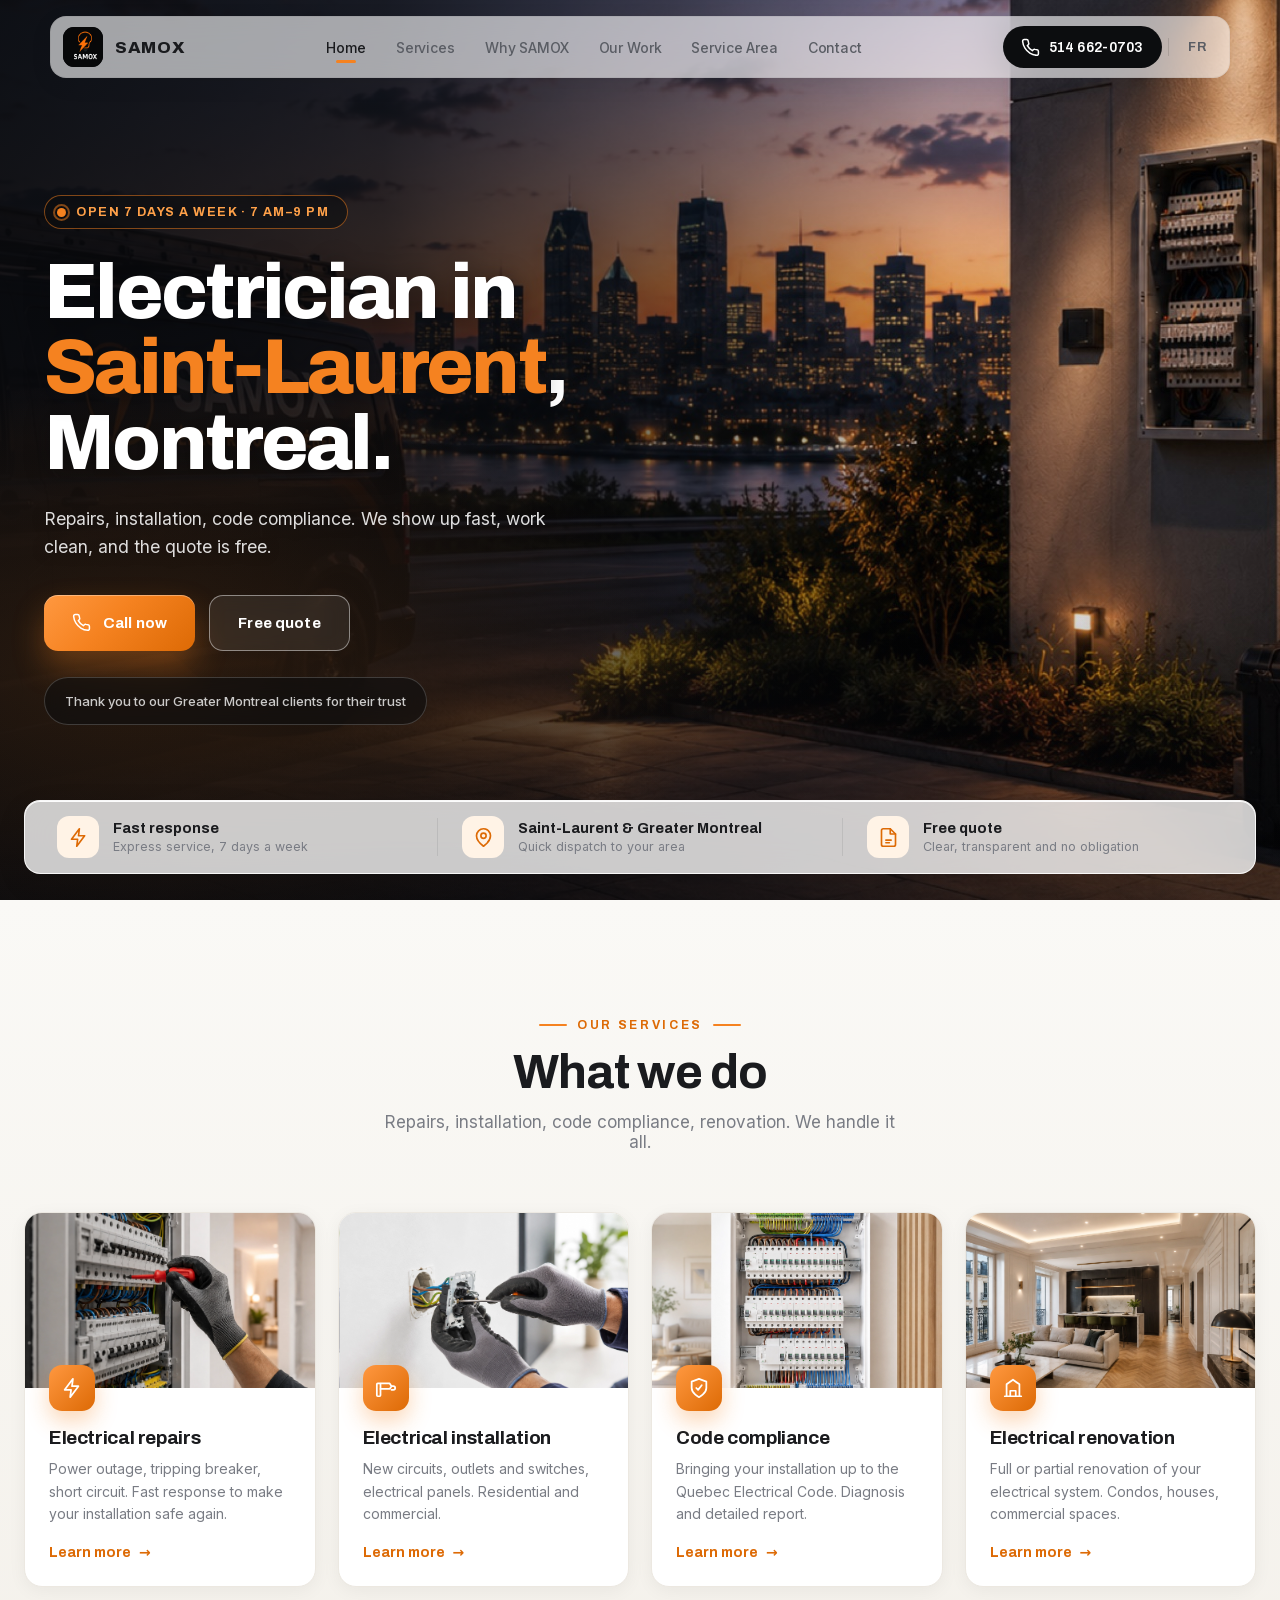
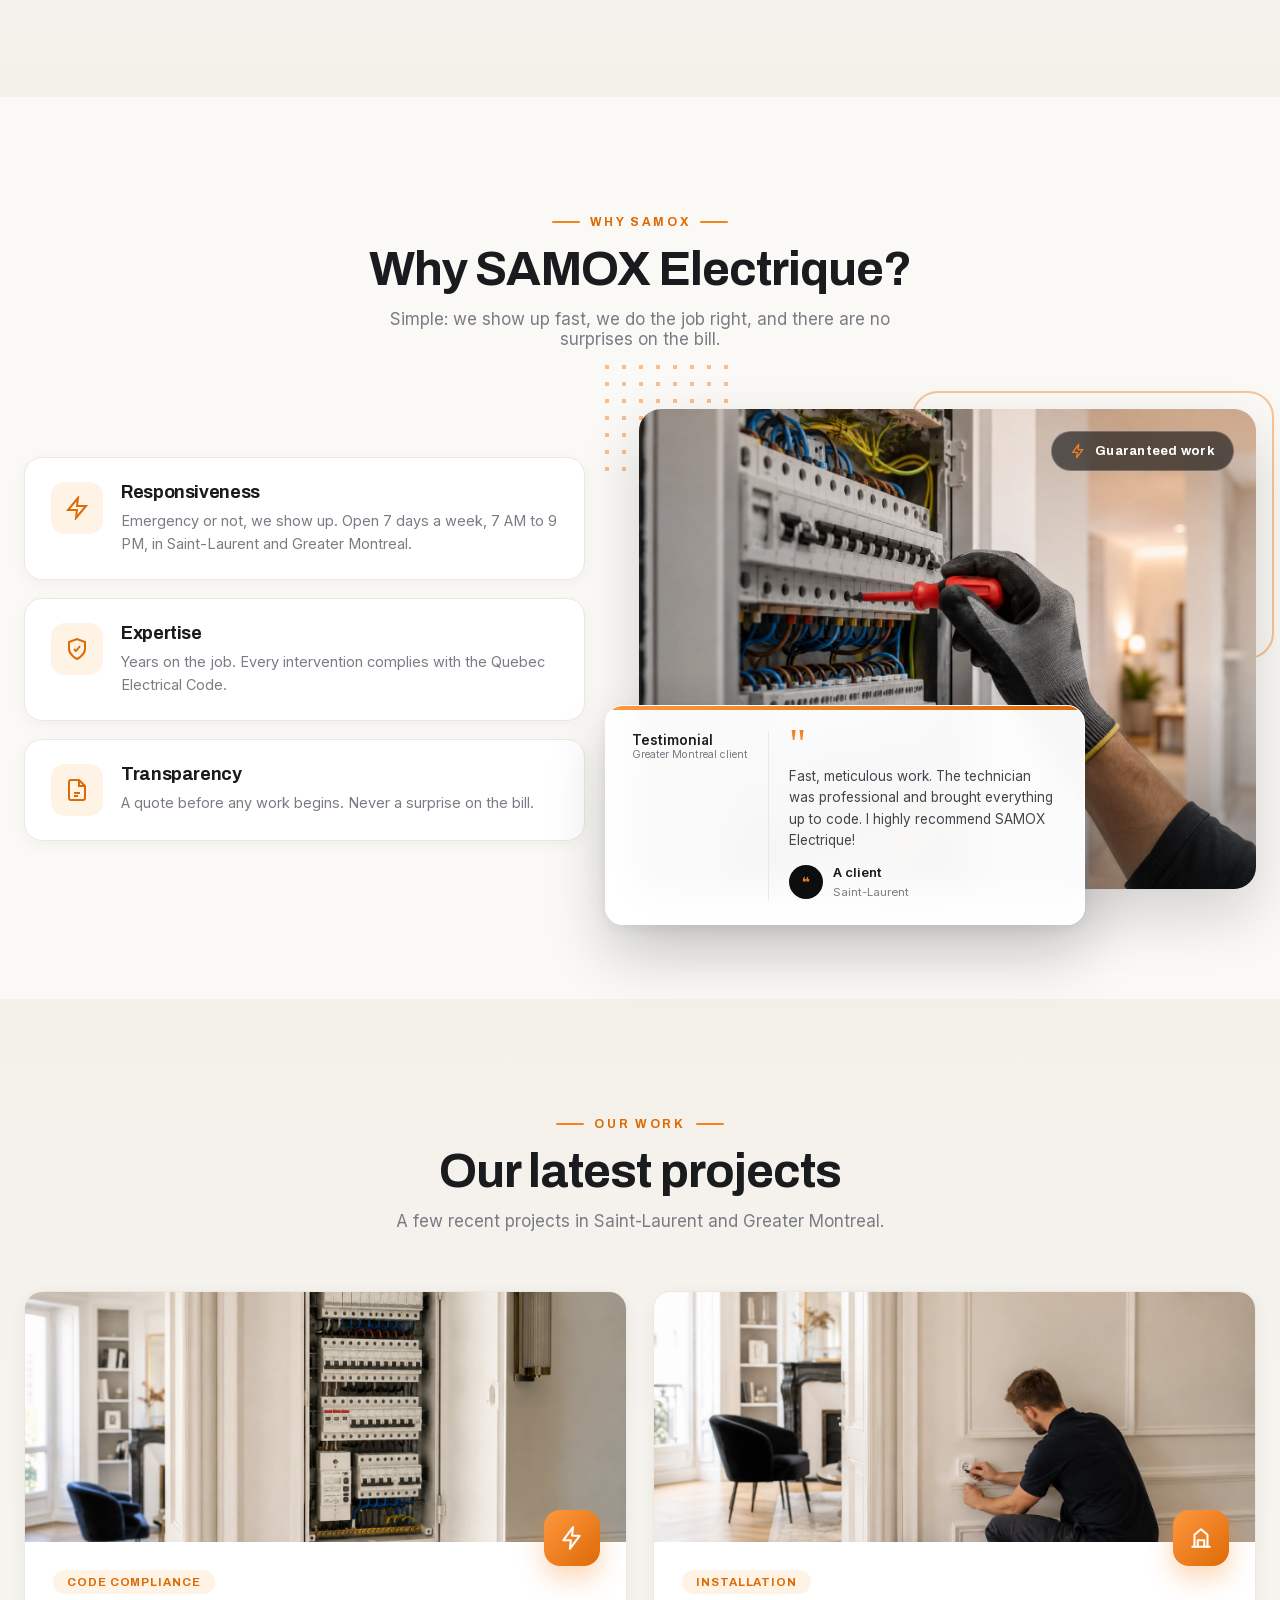
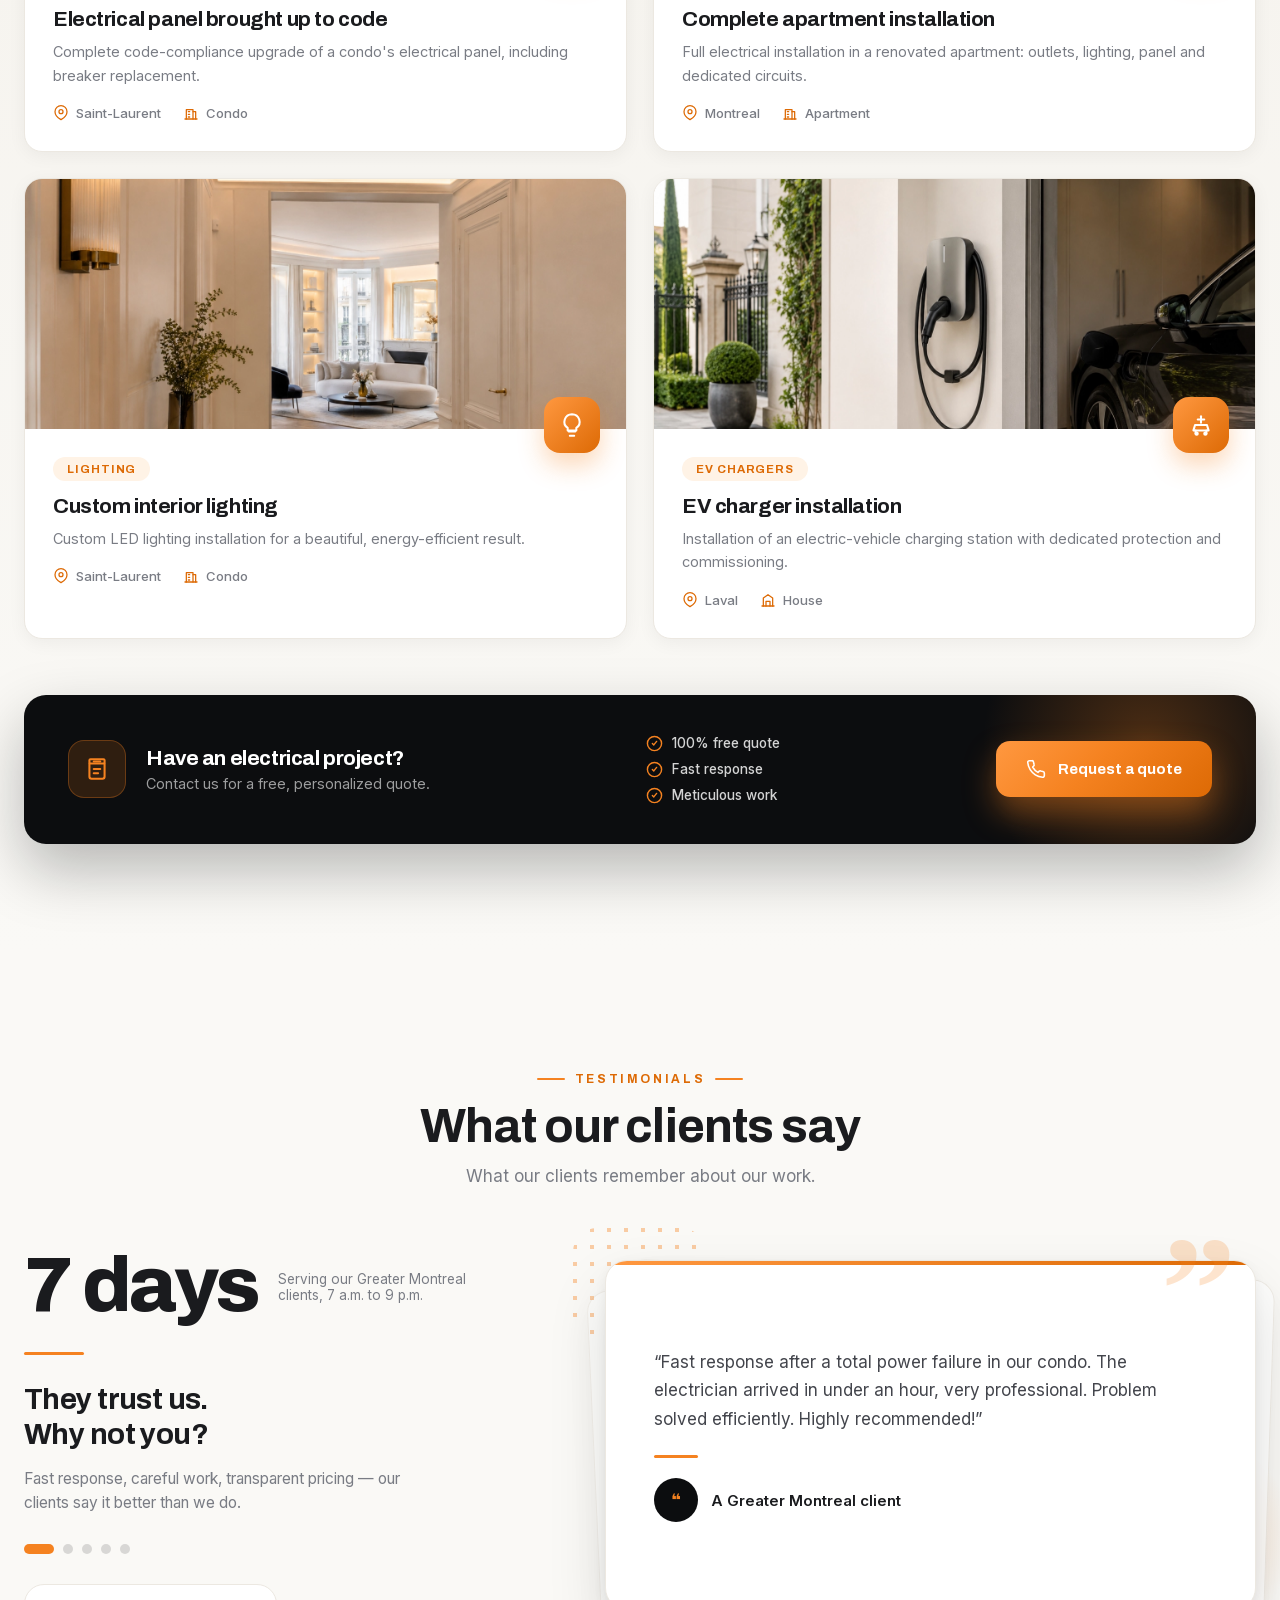
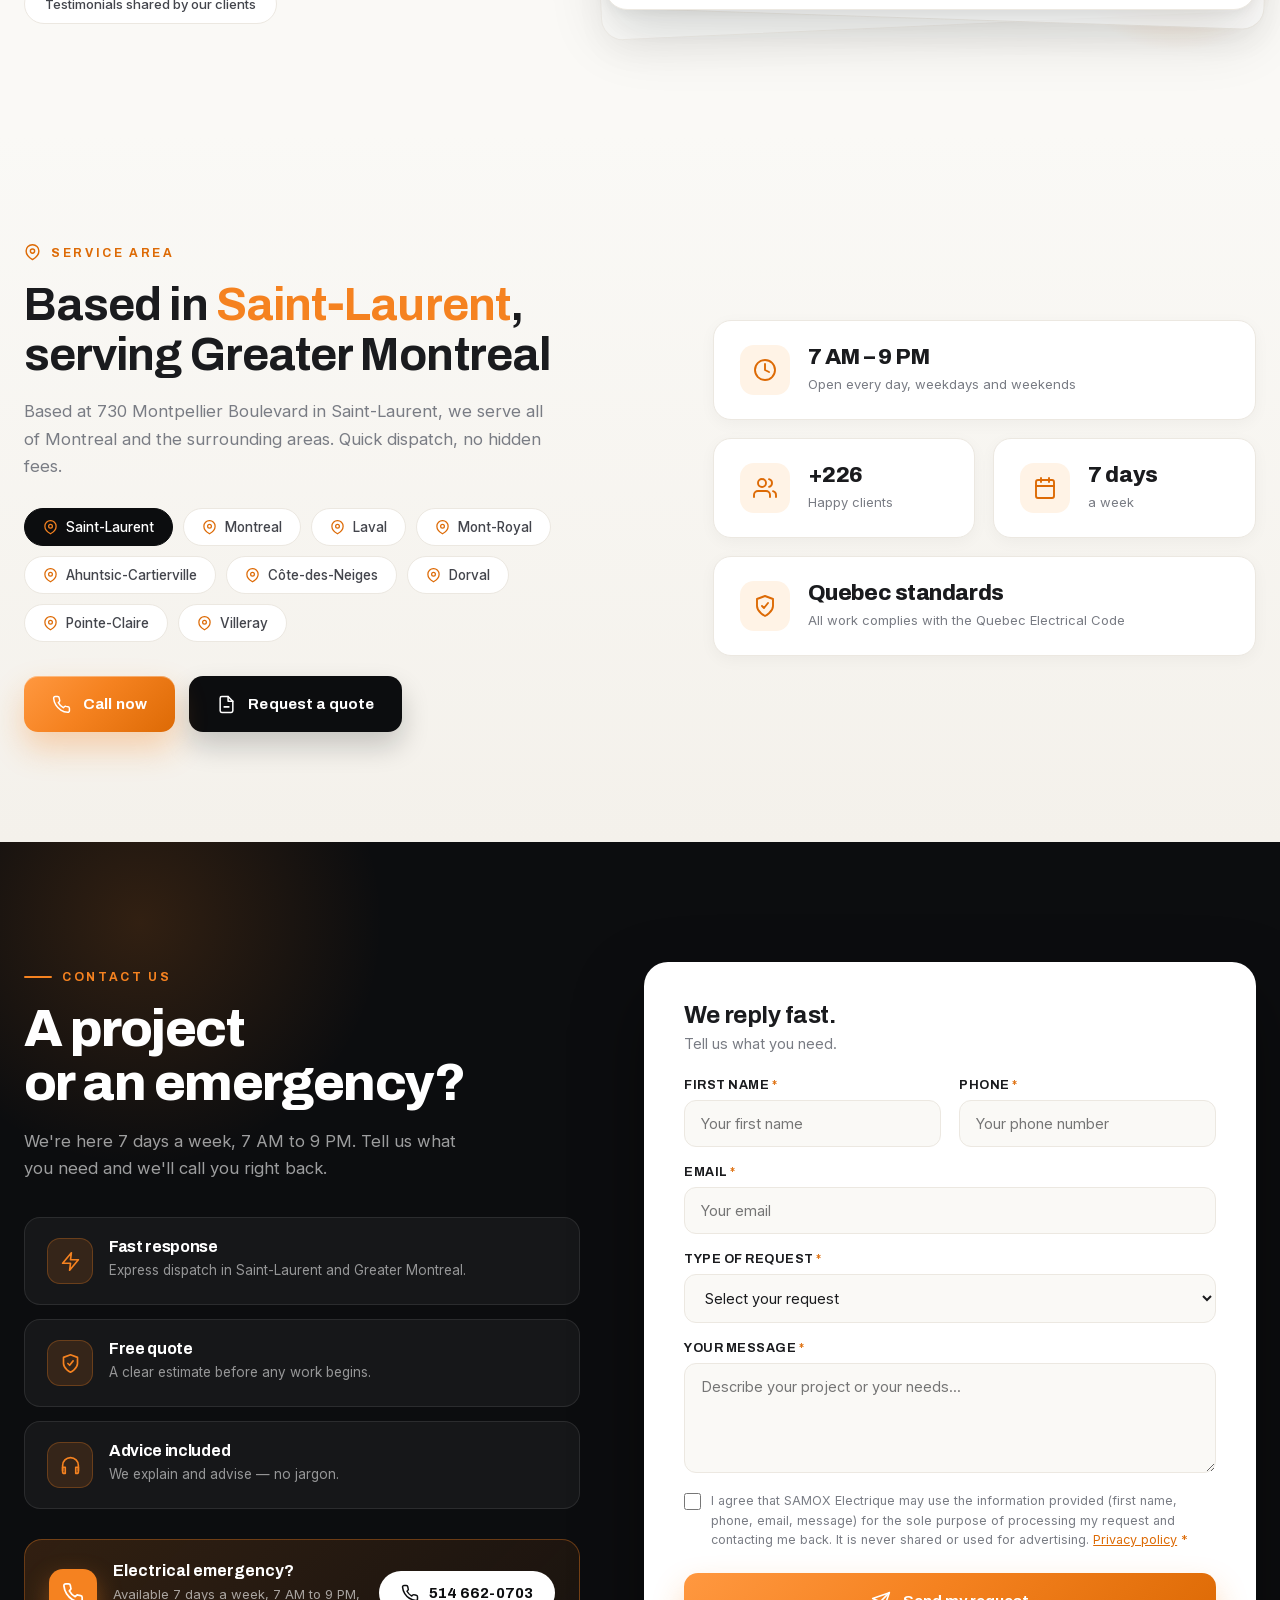
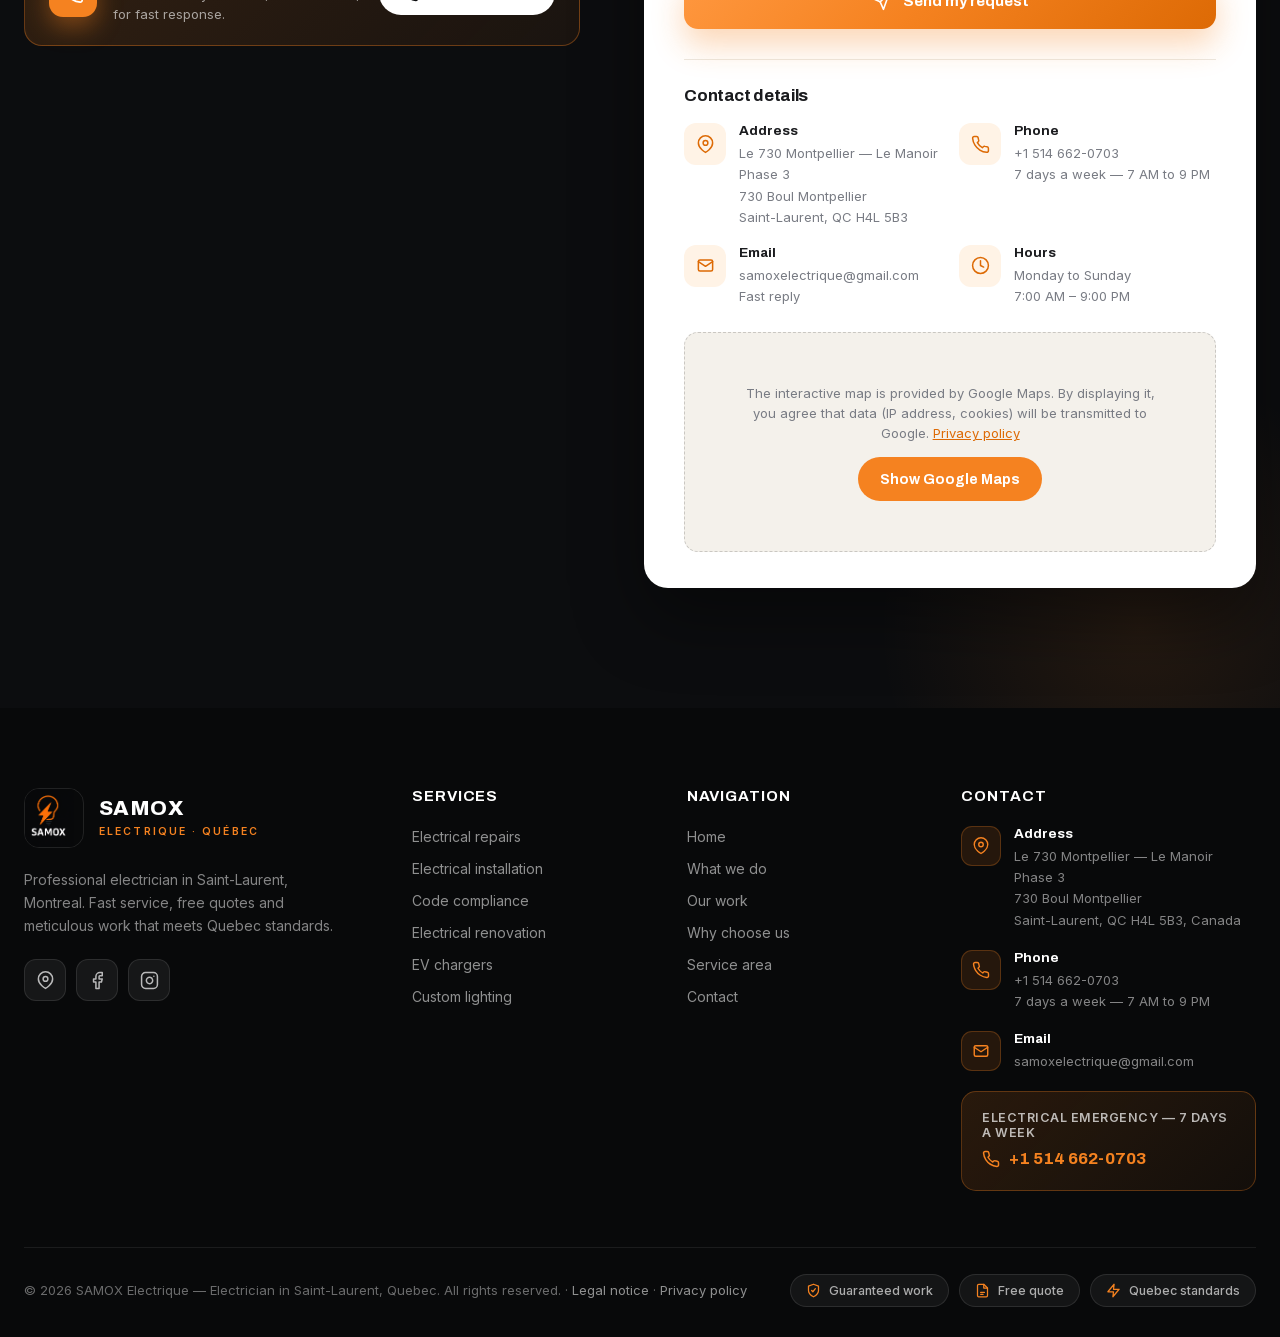
<file: en.html>
<!DOCTYPE html>
<html lang="en">

<head>
  <meta charset="UTF-8" />
  <meta name="viewport" content="width=device-width, initial-scale=1.0" />
  <title>SAMOX Electrique — Electrician in Saint-Laurent, Montreal | Emergency Repairs &amp; Installation | Free Quote</title>
  <meta name="description"
    content="SAMOX Electrique, electrician in Saint-Laurent (Montreal, Quebec). Emergency repairs, installation, code compliance, renovation. Free quote, open 7 days a week from 7 AM to 9 PM. Call +1 514-662-0703." />
  <meta property="og:title" content="SAMOX Electrique — Electrician in Saint-Laurent, Montreal" />
  <meta property="og:description"
    content="Electrical repairs, installation, code compliance and renovation. Free quote, 7 days a week from 7 AM to 9 PM in Saint-Laurent and Greater Montreal." />
  <meta property="og:type" content="website" />
  <meta property="og:image" content="Logo.PNG" />
  <meta property="og:locale" content="en_CA" />
  <link rel="icon" type="image/png" href="logo-samox-320.png" />
  <link rel="alternate" hreflang="fr-CA" href="https://samox.vercel.app/" />
  <link rel="alternate" hreflang="en-CA" href="https://samox.vercel.app/en" />
  <link rel="alternate" hreflang="x-default" href="https://samox.vercel.app/" />
  <link rel="canonical" href="https://samox.vercel.app/en" />

  <!-- Self-hosted fonts: no request sent to Google (GDPR art. 6 / Quebec Law 25 compliance) -->
  <link href="fonts/fonts.css" rel="stylesheet" />

  <script>document.documentElement.classList.add('js');</script>

  <script type="application/ld+json">
  {
    "@context": "https://schema.org",
    "@type": "Electrician",
    "name": "SAMOX Electrique",
    "image": "Logo.PNG",
    "telephone": "+1-514-662-0703",
    "email": "samoxelectrique@gmail.com",
    "priceRange": "$$",
    "address": {
      "@type": "PostalAddress",
      "streetAddress": "730 Boul Montpellier",
      "addressLocality": "Saint-Laurent",
      "addressRegion": "QC",
      "postalCode": "H4L 5B3",
      "addressCountry": "CA"
    },
    "areaServed": ["Saint-Laurent", "Montréal", "Laval", "Mont-Royal", "Ahuntsic-Cartierville", "Dorval"],
    "openingHoursSpecification": [{
      "@type": "OpeningHoursSpecification",
      "dayOfWeek": ["Monday", "Tuesday", "Wednesday", "Thursday", "Friday", "Saturday", "Sunday"],
      "opens": "07:00",
      "closes": "21:00"
    }]
  }
  </script>

  <style>
    /* ═══════════════════════════════════════════════════
       SAMOX ELECTRIQUE — Design System
       Orange signature + noir profond, fond clair premium
    ═══════════════════════════════════════════════════ */
    :root {
      --sx-orange: #F58220;
      --sx-orange-deep: #DD6A05;
      --sx-orange-glow: rgba(245, 130, 32, 0.32);
      --sx-orange-soft: #FFF3E6;
      --sx-black: #0C0D0F;
      --sx-anthracite: #17181C;
      --sx-ink: #1A1B1E;
      --sx-text: #43454C;
      --sx-muted: #797C84;
      --sx-bg: #FAF9F6;
      --sx-card: #FFFFFF;
      --sx-border: #ECE8E1;
      --sx-radius: 18px;
      --font-display: 'Archivo', 'Inter', system-ui, sans-serif;
      --font-body: 'Inter', system-ui, -apple-system, sans-serif;
    }

    * {
      box-sizing: border-box;
      margin: 0;
      padding: 0;
      -webkit-tap-highlight-color: transparent;
    }

    html {
      scroll-behavior: smooth;
      /* Empêche le "font boosting" de Chrome Android (textes gonflés) */
      -webkit-text-size-adjust: 100%;
      text-size-adjust: 100%;
      overflow-x: clip;
    }

    body {
      font-family: var(--font-body);
      font-weight: 400;
      background: var(--sx-bg);
      color: var(--sx-text);
      -webkit-font-smoothing: antialiased;
      overflow-x: hidden;
    }

    img { max-width: 100%; display: block; }

    ::selection { background: var(--sx-orange); color: #fff; }

    /* ── Utilitaires typographiques ── */
    h1, h2, h3, h4 {
      font-family: var(--font-display);
      color: var(--sx-ink);
      letter-spacing: -0.02em;
    }

    .section-kicker {
      display: inline-flex;
      align-items: center;
      gap: 10px;
      font-family: var(--font-display);
      font-size: 12px;
      font-weight: 700;
      letter-spacing: 0.22em;
      text-transform: uppercase;
      color: var(--sx-orange-deep);
    }

    .section-kicker::before,
    .section-kicker.kicker-center::after {
      content: "";
      width: 28px;
      height: 2px;
      border-radius: 2px;
      background: var(--sx-orange);
    }

    .section-heading h2 {
      font-size: clamp(32px, 4vw, 48px);
      font-weight: 700;
      line-height: 1.06;
      margin: 14px 0 14px;
    }

    .section-heading p {
      font-size: 17px;
      line-height: 1.6;
      color: var(--sx-muted);
      max-width: 560px;
    }

    .section-heading.centered { text-align: center; }
    .section-heading.centered p { margin: 0 auto; }

    /* ── Reveal animations (activées seulement si JS présent) ── */
    html.js .reveal {
      opacity: 0;
      transform: translateY(28px);
      transition: opacity 0.7s cubic-bezier(0.22, 1, 0.36, 1), transform 0.7s cubic-bezier(0.22, 1, 0.36, 1);
    }

    html.js .reveal.visible { opacity: 1; transform: translateY(0); }

    .reveal-delay-1 { transition-delay: 0.08s; }
    .reveal-delay-2 { transition-delay: 0.16s; }
    .reveal-delay-3 { transition-delay: 0.24s; }
    .reveal-delay-4 { transition-delay: 0.32s; }

    @media (prefers-reduced-motion: reduce) {
      html { scroll-behavior: auto; }
      html.js .reveal { opacity: 1; transform: none; transition: none; }
      * { animation: none !important; }
    }

    /* ═══════════════════════════════════════════════════
       PRÉLOADER — animation d'entrée
    ═══════════════════════════════════════════════════ */
    .preloader { display: none; }

    html.js .preloader {
      position: fixed;
      inset: 0;
      z-index: 200;
      display: flex;
      flex-direction: column;
      align-items: center;
      justify-content: center;
      gap: 24px;
      background: radial-gradient(900px 620px at 50% 58%, #17181C 0%, #0A0B0D 72%);
      transition: transform 0.85s cubic-bezier(0.76, 0, 0.24, 1), visibility 0s linear 0.85s;
      will-change: transform;
    }

    html.js .preloader.done {
      transform: translateY(-100%);
      visibility: hidden;
    }

    html.js .preloader.quick {
      transition-duration: 0.45s;
    }

    body.is-loading { overflow: hidden; }

    .preloader-bolt {
      width: 86px;
      height: 86px;
      filter: drop-shadow(0 0 26px rgba(245, 130, 32, 0.55));
      animation: bolt-pop 0.9s cubic-bezier(0.22, 1, 0.36, 1) both;
    }

    .preloader-bolt path {
      fill: var(--sx-orange);
      animation: bolt-flicker 1.6s ease-in-out 0.9s infinite;
    }

    @keyframes bolt-pop {
      0% { transform: scale(0.5) rotate(-8deg); opacity: 0; }
      60% { transform: scale(1.1) rotate(2deg); opacity: 1; }
      100% { transform: scale(1) rotate(0); opacity: 1; }
    }

    @keyframes bolt-flicker {
      0%, 100% { opacity: 1; }
      50% { opacity: 0.72; }
    }

    .preloader-word {
      display: flex;
      gap: 3px;
      font-family: var(--font-display);
      font-size: 42px;
      font-weight: 800;
      color: #fff;
      letter-spacing: 0.1em;
      line-height: 1;
    }

    .preloader-word span {
      display: inline-block;
      animation: letter-up 0.55s cubic-bezier(0.22, 1, 0.36, 1) both;
    }

    .preloader-word span:nth-child(1) { animation-delay: 0.30s; }
    .preloader-word span:nth-child(2) { animation-delay: 0.37s; }
    .preloader-word span:nth-child(3) { animation-delay: 0.44s; }
    .preloader-word span:nth-child(4) { animation-delay: 0.51s; }
    .preloader-word span:nth-child(5) { animation-delay: 0.58s; }

    @keyframes letter-up {
      from { opacity: 0; transform: translateY(20px); }
      to { opacity: 1; transform: translateY(0); }
    }

    .preloader-tag {
      font-family: var(--font-display);
      font-size: 11px;
      font-weight: 600;
      letter-spacing: 0.32em;
      text-transform: uppercase;
      color: var(--sx-orange);
      animation: letter-up 0.55s 0.72s cubic-bezier(0.22, 1, 0.36, 1) both;
    }

    .preloader-bar {
      width: 184px;
      height: 3px;
      margin-top: 8px;
      border-radius: 999px;
      background: rgba(255, 255, 255, 0.12);
      overflow: hidden;
      animation: letter-up 0.55s 0.8s cubic-bezier(0.22, 1, 0.36, 1) both;
    }

    .preloader-bar i {
      display: block;
      height: 100%;
      border-radius: 999px;
      background: linear-gradient(90deg, #FF9840, var(--sx-orange-deep));
      transform-origin: left;
      transform: scaleX(0);
      animation: bar-fill 1.5s 0.55s cubic-bezier(0.65, 0, 0.35, 1) forwards;
    }

    @keyframes bar-fill {
      to { transform: scaleX(1); }
    }

    /* ═══════════════════════════════════════════════════
       HEADER
    ═══════════════════════════════════════════════════ */
    .site-header {
      position: fixed;
      top: 16px;
      left: 0;
      right: 0;
      margin-inline: auto;
      width: min(1180px, calc(100% - 40px));
      z-index: 60;
      height: 62px;
      padding: 0 10px 0 12px;
      display: flex;
      align-items: center;
      justify-content: space-between;
      gap: 18px;
      border-radius: 16px;
      border: 1px solid rgba(12, 13, 15, 0.05);
      background: rgba(255, 255, 255, 0.62);
      box-shadow: 0 6px 24px rgba(12, 13, 15, 0.06);
      backdrop-filter: blur(24px) saturate(1.5);
      -webkit-backdrop-filter: blur(24px) saturate(1.5);
      transition: box-shadow 0.3s, background 0.3s;
    }

    .site-header.scrolled {
      background: rgba(255, 255, 255, 0.88);
      box-shadow: 0 10px 30px rgba(12, 13, 15, 0.09);
    }

    .brand {
      display: flex;
      align-items: center;
      gap: 12px;
      text-decoration: none;
      flex-shrink: 0;
    }

    .brand-logo {
      width: 40px;
      height: 40px;
      border-radius: 11px;
      background: var(--sx-black);
      overflow: hidden;
      display: flex;
      align-items: center;
      justify-content: center;
    }

    .brand-logo img {
      width: 130%;
      height: 130%;
      object-fit: cover;
      object-position: center 38%;
    }

    .brand-copy { display: flex; flex-direction: column; }

    .brand-copy strong {
      font-family: var(--font-display);
      color: var(--sx-ink);
      font-size: 17px;
      line-height: 1;
      font-weight: 800;
      letter-spacing: 0.04em;
    }

    .main-nav {
      display: flex;
      align-items: center;
      gap: 30px;
    }

    .main-nav a {
      position: relative;
      color: #5A5D64;
      text-decoration: none;
      font-size: 14px;
      font-weight: 500;
      letter-spacing: -0.01em;
      transition: color 0.22s;
    }

    .main-nav a::after {
      content: "";
      position: absolute;
      left: 50%;
      transform: translateX(-50%);
      bottom: -7px;
      width: 0;
      height: 3px;
      border-radius: 3px;
      background: var(--sx-orange);
      transition: width 0.28s ease;
    }

    .main-nav a:hover,
    .main-nav a.active { color: var(--sx-ink); }

    .main-nav a:hover::after { width: 12px; }
    .main-nav a.active::after { width: 20px; }

    .header-right {
      display: flex;
      align-items: center;
      gap: 6px;
      flex-shrink: 0;
    }

    .header-phone-btn {
      height: 42px;
      padding: 0 18px;
      display: inline-flex;
      align-items: center;
      gap: 9px;
      border-radius: 999px;
      background: var(--sx-black);
      color: #fff;
      text-decoration: none;
      font-family: var(--font-display);
      font-size: 14px;
      font-weight: 600;
      letter-spacing: 0.01em;
      transition: background 0.25s, transform 0.25s, box-shadow 0.25s;
      flex-shrink: 0;
    }

    .header-phone-btn:hover {
      background: var(--sx-orange);
      transform: translateY(-1px);
      box-shadow: 0 10px 22px var(--sx-orange-glow);
    }

    .lang-switch {
      position: relative;
      display: inline-flex;
      align-items: center;
      justify-content: center;
      height: 42px;
      padding: 0 12px;
      margin-left: 8px;
      color: #5A5D64;
      text-decoration: none;
      font-family: var(--font-display);
      font-size: 12.5px;
      font-weight: 700;
      letter-spacing: 0.1em;
      flex-shrink: 0;
      transition: color 0.25s;
    }

    .lang-switch::before {
      content: "";
      position: absolute;
      left: -8px;
      top: 50%;
      transform: translateY(-50%);
      width: 1px;
      height: 18px;
      background: rgba(12, 13, 15, 0.12);
    }

    .lang-switch:hover { color: var(--sx-orange-deep); }

    .mobile-menu .mobile-menu-lang {
      font-size: 16px;
      color: var(--sx-muted);
      letter-spacing: 0.08em;
    }

    .header-phone-btn svg,
    .btn svg {
      width: 19px;
      height: 19px;
      fill: none;
      stroke: currentColor;
      stroke-width: 1.9;
      stroke-linecap: round;
      stroke-linejoin: round;
      flex-shrink: 0;
    }

    /* ── Burger mobile ── */
    .burger {
      display: none;
      width: 42px;
      height: 42px;
      margin-left: 6px;
      border: none;
      border-radius: 11px;
      background: transparent;
      cursor: pointer;
      align-items: center;
      justify-content: center;
      flex-direction: column;
      gap: 5px;
    }

    .burger span {
      display: block;
      width: 20px;
      height: 2px;
      border-radius: 2px;
      background: var(--sx-ink);
      transition: transform 0.3s, opacity 0.3s;
    }

    .burger.open span:nth-child(1) { transform: translateY(7px) rotate(45deg); }
    .burger.open span:nth-child(2) { opacity: 0; }
    .burger.open span:nth-child(3) { transform: translateY(-7px) rotate(-45deg); }

    .mobile-menu {
      position: fixed;
      inset: 0;
      z-index: 55;
      background: rgba(250, 249, 246, 0.98);
      backdrop-filter: blur(18px);
      -webkit-backdrop-filter: blur(18px);
      display: flex;
      flex-direction: column;
      align-items: center;
      justify-content: center;
      gap: 8px;
      opacity: 0;
      pointer-events: none;
      transition: opacity 0.3s;
    }

    .mobile-menu.open { opacity: 1; pointer-events: auto; }

    .mobile-menu a {
      font-family: var(--font-display);
      font-size: 26px;
      font-weight: 700;
      color: var(--sx-ink);
      text-decoration: none;
      padding: 10px 18px;
      transition: color 0.2s;
    }

    .mobile-menu a:hover { color: var(--sx-orange-deep); }

    .mobile-menu .mobile-menu-phone {
      margin-top: 18px;
      font-size: 19px;
      display: inline-flex;
      align-items: center;
      gap: 10px;
      color: #fff;
      background: var(--sx-orange);
      border-radius: 999px;
      padding: 15px 30px;
      box-shadow: 0 14px 30px var(--sx-orange-glow);
    }

    .mobile-menu .mobile-menu-phone svg {
      width: 20px; height: 20px;
      fill: none; stroke: currentColor; stroke-width: 2;
      stroke-linecap: round; stroke-linejoin: round;
    }

    /* ═══════════════════════════════════════════════════
       HERO
    ═══════════════════════════════════════════════════ */
    .hero {
      position: relative;
      width: 100%;
      min-height: 100vh;
      min-height: 100dvh;
      overflow: hidden;
      background: var(--sx-bg);
      display: flex;
      flex-direction: column;
      justify-content: center;
      padding-top: 130px;
      padding-bottom: 110px;
    }

    .hero-bg {
      position: absolute;
      inset: -240px 0 0;
      z-index: 0;
      background-image:
        linear-gradient(90deg,
          rgba(9, 10, 13, 0.92) 0%,
          rgba(9, 10, 13, 0.82) 30%,
          rgba(9, 10, 13, 0.52) 52%,
          rgba(9, 10, 13, 0.14) 74%,
          rgba(9, 10, 13, 0.06) 100%),
        linear-gradient(0deg, rgba(9, 10, 13, 0.55) 0%, rgba(9, 10, 13, 0) 28%),
        url("hero-samox.jpg");
      background-size: cover;
      background-position: center;
      background-repeat: no-repeat;
      will-change: transform;
    }

    .hero-bg::after {
      content: "";
      position: absolute;
      inset: 0;
      background: radial-gradient(820px 420px at 12% 80%, rgba(245, 130, 32, 0.14), transparent 70%);
    }

    .hero-content {
      position: relative;
      z-index: 3;
      width: min(1240px, 100%);
      margin: 0 auto;
      padding: 0 24px;
    }

    .hero-eyebrow {
      display: inline-flex;
      align-items: center;
      gap: 10px;
      padding: 9px 18px 9px 12px;
      border-radius: 999px;
      border: 1px solid rgba(245, 130, 32, 0.5);
      background: rgba(12, 13, 15, 0.55);
      backdrop-filter: blur(8px);
      -webkit-backdrop-filter: blur(8px);
      color: #FFA149;
      font-family: var(--font-display);
      font-size: 12.5px;
      font-weight: 700;
      letter-spacing: 0.12em;
      text-transform: uppercase;
      margin-bottom: 26px;
    }

    .hero-eyebrow .pulse-dot {
      position: relative;
      width: 9px;
      height: 9px;
      border-radius: 50%;
      background: var(--sx-orange);
    }

    .hero-eyebrow .pulse-dot::after {
      content: "";
      position: absolute;
      inset: -4px;
      border-radius: 50%;
      border: 2px solid var(--sx-orange);
      opacity: 0.5;
      animation: pulse-ring 2s ease-out infinite;
    }

    @keyframes pulse-ring {
      0% { transform: scale(0.6); opacity: 0.6; }
      80%, 100% { transform: scale(1.4); opacity: 0; }
    }

    .hero h1 {
      max-width: 700px;
      font-size: clamp(46px, 6vw, 84px);
      line-height: 0.98;
      font-weight: 800;
      letter-spacing: -0.035em;
      color: #fff;
      text-shadow: 0 2px 24px rgba(9, 10, 13, 0.45);
    }

    .hero h1 em {
      font-style: normal;
      color: var(--sx-orange);
      position: relative;
      white-space: nowrap;
    }

    .hero-sub {
      margin-top: 24px;
      max-width: 520px;
      color: rgba(255, 255, 255, 0.86);
      font-size: 17.5px;
      line-height: 1.6;
      text-shadow: 0 1px 14px rgba(9, 10, 13, 0.4);
    }

    .hero-actions {
      display: flex;
      flex-wrap: wrap;
      align-items: center;
      gap: 14px;
      margin-top: 34px;
    }

    .btn {
      height: 56px;
      padding: 0 28px;
      border-radius: 14px;
      display: inline-flex;
      align-items: center;
      justify-content: center;
      gap: 12px;
      text-decoration: none;
      font-family: var(--font-display);
      font-size: 15px;
      font-weight: 700;
      letter-spacing: 0.01em;
      transition: transform 0.24s, box-shadow 0.24s, background 0.24s, color 0.24s;
    }

    .btn-primary {
      position: relative;
      overflow: hidden;
      color: #fff;
      background: linear-gradient(135deg, #FF9840 0%, var(--sx-orange) 45%, var(--sx-orange-deep) 100%);
      box-shadow: 0 16px 32px var(--sx-orange-glow), inset 0 1px 0 rgba(255, 255, 255, 0.35);
    }

    .btn-primary::after {
      content: "";
      position: absolute;
      top: -50%;
      left: -60%;
      width: 30%;
      height: 200%;
      background: rgba(255, 255, 255, 0.28);
      transform: skewX(-20deg);
      transition: left 0.5s ease;
    }

    .btn-primary:hover { transform: translateY(-2px); box-shadow: 0 20px 40px var(--sx-orange-glow); }
    .btn-primary:hover::after { left: 135%; }

    .btn-dark {
      color: #fff;
      background: var(--sx-black);
      box-shadow: 0 14px 28px rgba(12, 13, 15, 0.2);
    }

    .btn-dark:hover { transform: translateY(-2px); background: var(--sx-anthracite); }

    .btn-outline {
      color: #fff;
      border: 1.5px solid rgba(255, 255, 255, 0.45);
      background: rgba(255, 255, 255, 0.08);
      backdrop-filter: blur(8px);
      -webkit-backdrop-filter: blur(8px);
    }

    .btn-outline:hover {
      transform: translateY(-2px);
      border-color: var(--sx-orange);
      color: #FFA149;
    }

    /* ── Badge Google ── */
    .google-badge {
      margin-top: 26px;
      width: fit-content;
      height: 48px;
      padding: 0 20px;
      display: inline-flex;
      align-items: center;
      gap: 10px;
      border-radius: 999px;
      border: 1px solid rgba(255, 255, 255, 0.18);
      background: rgba(12, 13, 15, 0.55);
      backdrop-filter: blur(10px);
      -webkit-backdrop-filter: blur(10px);
    }

    .google-badge .google-icon { width: 20px; height: 20px; flex: 0 0 auto; }
    .google-badge-label { color: rgba(255, 255, 255, 0.78); font-size: 13px; font-weight: 500; }
    .google-stars { color: var(--sx-orange); font-size: 16px; letter-spacing: 0.04em; }
    .google-score { color: #fff; font-size: 14px; font-weight: 600; }

    /* ── Barre de confiance ── */
    .hero-trust-bar {
      position: absolute;
      left: 0;
      right: 0;
      margin-inline: auto;
      bottom: 26px;
      z-index: 4;
      width: min(1240px, calc(100% - 48px));
      min-height: 74px;
      padding: 12px 32px;
      display: grid;
      grid-template-columns: 1fr 1px 1fr 1px 1fr;
      align-items: center;
      gap: 24px;
      border-radius: 16px;
      border: 1px solid rgba(255, 255, 255, 0.85);
      background: rgba(255, 255, 255, 0.78);
      box-shadow: 0 10px 32px rgba(12, 13, 15, 0.08), inset 0 1px 0 rgba(255, 255, 255, 0.95);
      backdrop-filter: blur(18px);
      -webkit-backdrop-filter: blur(18px);
    }

    .trust-bar-item { display: flex; align-items: center; gap: 14px; }

    .trust-bar-icon {
      width: 42px;
      height: 42px;
      border-radius: 12px;
      flex-shrink: 0;
      display: flex;
      align-items: center;
      justify-content: center;
      background: var(--sx-orange-soft);
      color: var(--sx-orange-deep);
    }

    .trust-bar-icon svg {
      width: 21px; height: 21px;
      fill: none; stroke: currentColor; stroke-width: 1.9;
      stroke-linecap: round; stroke-linejoin: round;
    }

    .trust-bar-text { display: flex; flex-direction: column; gap: 3px; }
    .trust-bar-text strong { color: var(--sx-ink); font-family: var(--font-display); font-size: 14.5px; font-weight: 700; }
    .trust-bar-text span { color: var(--sx-muted); font-size: 12.5px; }
    .trust-bar-sep { width: 1px; height: 38px; background: rgba(12, 13, 15, 0.08); }

    /* ═══════════════════════════════════════════════════
       SERVICES
    ═══════════════════════════════════════════════════ */
    .services-section {
      background: linear-gradient(180deg, var(--sx-bg) 0%, #F4F1EB 100%);
      padding: 110px 24px;
    }

    .services-container { width: min(1240px, 100%); margin: 0 auto; }

    .services-heading { text-align: center; margin-bottom: 60px; }
    .services-heading h2 { font-size: clamp(32px, 4vw, 48px); font-weight: 700; margin: 14px 0; }
    .services-heading p { font-size: 17px; color: var(--sx-muted); max-width: 520px; margin: 0 auto; }

    .services-grid {
      display: grid;
      grid-template-columns: repeat(4, 1fr);
      gap: 22px;
    }

    .service-card {
      display: flex;
      flex-direction: column;
      background: var(--sx-card);
      border: 1px solid var(--sx-border);
      border-radius: var(--sx-radius);
      overflow: hidden;
      box-shadow: 0 4px 18px rgba(12, 13, 15, 0.05);
      transition: transform 0.32s cubic-bezier(0.22, 1, 0.36, 1), box-shadow 0.32s;
    }

    .service-card:hover {
      transform: translateY(-6px);
      box-shadow: 0 22px 44px rgba(12, 13, 15, 0.12);
    }

    .service-image {
      height: 175px;
      background-size: cover;
      background-position: center;
      transition: transform 0.5s ease;
      position: relative;
    }

    .service-card .service-image-wrap { overflow: hidden; height: 175px; flex-shrink: 0; }
    .service-card:hover .service-image { transform: scale(1.06); }

    .service-image.depannage { background-image: url("Dépanage électrique.webp"); }
    .service-image.installation { background-image: url("Instalation électrique.webp"); }
    .service-image.normes { background-image: url("Mise au norme.webp"); }
    .service-image.renovation { background-image: url("Rénovation électrique.webp"); }

    .service-content {
      display: flex;
      flex-direction: column;
      flex: 1;
      padding: 24px 24px 26px;
    }

    .service-icon-inline {
      width: 46px;
      height: 46px;
      margin-top: -47px;
      margin-bottom: 16px;
      border-radius: 13px;
      display: flex;
      align-items: center;
      justify-content: center;
      background: linear-gradient(135deg, #FF9840, var(--sx-orange-deep));
      color: #fff;
      box-shadow: 0 10px 22px var(--sx-orange-glow);
      position: relative;
      z-index: 2;
    }

    .service-icon-inline svg {
      width: 22px; height: 22px;
      fill: none; stroke: currentColor; stroke-width: 1.9;
      stroke-linecap: round; stroke-linejoin: round;
    }

    .service-content h3 { font-size: 19px; font-weight: 700; margin-bottom: 10px; }
    .service-content p { font-size: 14px; line-height: 1.62; color: var(--sx-muted); flex: 1; }

    .service-cta {
      margin-top: 18px;
      display: inline-flex;
      align-items: center;
      gap: 8px;
      color: var(--sx-orange-deep);
      font-family: var(--font-display);
      font-size: 14px;
      font-weight: 700;
      text-decoration: none;
    }

    .service-cta-arrow { transition: transform 0.25s; }
    .service-cta:hover .service-cta-arrow { transform: translateX(5px); }

    /* ═══════════════════════════════════════════════════
       POURQUOI SAMOX
    ═══════════════════════════════════════════════════ */
    .why-section {
      background: var(--sx-bg);
      padding: 110px 24px;
    }

    .why-container { width: min(1240px, 100%); margin: 0 auto; }

    .why-header { text-align: center; margin-bottom: 60px; }
    .why-header h2 { font-size: clamp(32px, 4vw, 48px); font-weight: 700; margin: 14px 0; }
    .why-header > p { font-size: 17px; color: var(--sx-muted); max-width: 560px; margin: 0 auto; }

    .why-grid {
      display: grid;
      grid-template-columns: 1fr 1.1fr;
      gap: 54px;
      align-items: center;
    }

    .why-cards { display: flex; flex-direction: column; gap: 18px; }

    .why-card {
      display: flex;
      gap: 18px;
      padding: 24px 26px;
      background: var(--sx-card);
      border: 1px solid var(--sx-border);
      border-radius: var(--sx-radius);
      box-shadow: 0 4px 16px rgba(12, 13, 15, 0.04);
      transition: transform 0.3s, box-shadow 0.3s, border-color 0.3s;
    }

    .why-card:hover {
      transform: translateX(6px);
      border-color: rgba(245, 130, 32, 0.4);
      box-shadow: 0 14px 30px rgba(12, 13, 15, 0.09);
    }

    .why-icon {
      width: 52px;
      height: 52px;
      border-radius: 14px;
      flex-shrink: 0;
      display: flex;
      align-items: center;
      justify-content: center;
      background: var(--sx-orange-soft);
      color: var(--sx-orange-deep);
    }

    .why-icon svg { width: 24px; height: 24px; }

    .why-card h3 { font-size: 18px; font-weight: 700; margin-bottom: 7px; }
    .why-card p { font-size: 14.5px; line-height: 1.6; color: var(--sx-muted); }

    .why-visual { position: relative; }

    /* Cadre orange décalé derrière la photo */
    .why-visual::before {
      content: "";
      position: absolute;
      top: -18px;
      right: -18px;
      width: 58%;
      height: 55%;
      border: 2px solid rgba(245, 130, 32, 0.45);
      border-radius: 26px;
      z-index: 0;
      pointer-events: none;
    }

    /* Grille de points orange */
    .why-visual .why-dots {
      position: absolute;
      top: -44px;
      left: -34px;
      width: 130px;
      height: 110px;
      background: radial-gradient(circle at 2px 2px, rgba(245, 130, 32, 0.5) 2.2px, transparent 0);
      background-size: 17px 17px;
      z-index: 0;
      pointer-events: none;
    }

    .why-photo {
      position: relative;
      z-index: 1;
      width: 100%;
      height: 480px;
      border-radius: 22px;
      background-image: url("Dépanage électrique.webp");
      background-size: cover;
      background-position: center;
      box-shadow: 0 26px 60px rgba(12, 13, 15, 0.16);
      overflow: hidden;
    }

    .why-photo::after {
      content: "";
      position: absolute;
      inset: 0;
      border-radius: 22px;
      background:
        linear-gradient(180deg, rgba(12, 13, 15, 0) 55%, rgba(12, 13, 15, 0.38) 100%),
        linear-gradient(200deg, rgba(245, 130, 32, 0.12), transparent 45%);
      pointer-events: none;
    }

    /* Pastille flottante sur la photo */
    .photo-chip {
      position: absolute;
      top: 22px;
      right: 22px;
      z-index: 2;
      display: inline-flex;
      align-items: center;
      gap: 9px;
      padding: 11px 18px;
      border-radius: 999px;
      background: rgba(12, 13, 15, 0.62);
      border: 1px solid rgba(255, 255, 255, 0.22);
      backdrop-filter: blur(10px);
      -webkit-backdrop-filter: blur(10px);
      color: #fff;
      font-family: var(--font-display);
      font-size: 13px;
      font-weight: 700;
      letter-spacing: 0.02em;
    }

    .photo-chip svg {
      width: 16px;
      height: 16px;
      fill: none;
      stroke: var(--sx-orange);
      stroke-width: 2;
      stroke-linecap: round;
      stroke-linejoin: round;
    }

    .review-card {
      position: absolute;
      left: -34px;
      bottom: -36px;
      width: min(480px, calc(100% + 34px));
      display: grid;
      grid-template-columns: auto 1px 1fr;
      gap: 20px;
      padding: 26px 26px 24px;
      background: rgba(255, 255, 255, 0.96);
      border: 1px solid rgba(255, 255, 255, 0.9);
      border-radius: 18px;
      box-shadow: 0 30px 60px rgba(12, 13, 15, 0.18), 0 4px 14px rgba(12, 13, 15, 0.06);
      backdrop-filter: blur(16px);
      -webkit-backdrop-filter: blur(16px);
      z-index: 3;
      overflow: hidden;
    }

    .review-card::before {
      content: "";
      position: absolute;
      top: 0;
      left: 0;
      right: 0;
      height: 4px;
      background: linear-gradient(90deg, #FF9840, var(--sx-orange-deep));
    }

    .review-google { display: flex; flex-direction: column; gap: 6px; }
    .google-g-row { display: flex; align-items: center; gap: 9px; }
    .google-g-icon { width: 26px; height: 26px; }
    .google-g-text { display: flex; flex-direction: column; }
    .google-g-text strong { font-size: 13.5px; color: var(--sx-ink); }
    .google-g-text span { font-size: 10.5px; color: var(--sx-muted); }

    .review-score { font-family: var(--font-display); font-size: 34px; font-weight: 800; color: var(--sx-ink); line-height: 1; margin-top: 4px; }
    .review-score span { font-size: 16px; color: var(--sx-muted); font-weight: 600; }
    .review-stars { color: var(--sx-orange); font-size: 15px; letter-spacing: 0.06em; }
    .review-google-base { font-size: 11px; color: var(--sx-muted); }

    .review-sep { width: 1px; background: var(--sx-border); }

    .testimonial { position: relative; }

    .quote-icon {
      font-family: Georgia, serif;
      font-size: 42px;
      line-height: 0.6;
      color: var(--sx-orange);
      margin-bottom: 8px;
    }

    .testimonial-text { font-size: 13.5px; line-height: 1.6; color: var(--sx-text); }

    .testimonial-author {
      margin-top: 12px;
      display: flex;
      align-items: center;
      gap: 10px;
    }

    .testimonial-avatar {
      width: 34px;
      height: 34px;
      border-radius: 50%;
      display: flex;
      align-items: center;
      justify-content: center;
      background: var(--sx-black);
      color: var(--sx-orange);
      font-family: var(--font-display);
      font-weight: 700;
      font-size: 14px;
    }

    .testimonial-author strong { display: block; font-size: 13px; color: var(--sx-ink); }
    .testimonial-author span { font-size: 11.5px; color: var(--sx-muted); }

    /* ═══════════════════════════════════════════════════
       RÉALISATIONS
    ═══════════════════════════════════════════════════ */
    .realisations-section {
      background: linear-gradient(180deg, #F4F1EB 0%, var(--sx-bg) 100%);
      padding: 110px 24px;
    }

    .realisations-container { width: min(1240px, 100%); margin: 0 auto; }

    .realisations-heading { text-align: center; margin-bottom: 60px; }
    .realisations-heading h2 { font-size: clamp(32px, 4vw, 48px); font-weight: 700; margin: 14px 0; }
    .realisations-heading p { font-size: 17px; color: var(--sx-muted); max-width: 520px; margin: 0 auto; }

    .realisations-grid {
      display: grid;
      grid-template-columns: repeat(2, 1fr);
      gap: 26px;
    }

    .realisation-card {
      position: relative;
      background: var(--sx-card);
      border: 1px solid var(--sx-border);
      border-radius: var(--sx-radius);
      overflow: hidden;
      box-shadow: 0 4px 18px rgba(12, 13, 15, 0.05);
      transition: transform 0.32s cubic-bezier(0.22, 1, 0.36, 1), box-shadow 0.32s;
    }

    .realisation-card:hover {
      transform: translateY(-6px);
      box-shadow: 0 24px 48px rgba(12, 13, 15, 0.13);
    }

    .realisation-image-wrap { overflow: hidden; height: 250px; }

    .realisation-image {
      height: 250px;
      background-size: cover;
      background-position: center;
      transition: transform 0.55s ease;
    }

    .realisation-card:hover .realisation-image { transform: scale(1.06); }

    .real-img-1 { background-image: url("realisation-tableau-electrique.webp"); }
    .real-img-2 { background-image: url("realisation-installation-appartement.webp"); }
    .real-img-3 { background-image: url("realisation-eclairage-interieur.webp"); }
    .real-img-4 { background-image: url("realisation-borne-recharge.webp"); }

    .floating-icon {
      position: absolute;
      top: 218px;
      right: 26px;
      width: 56px;
      height: 56px;
      border-radius: 16px;
      display: flex;
      align-items: center;
      justify-content: center;
      background: linear-gradient(135deg, #FF9840, var(--sx-orange-deep));
      color: #fff;
      box-shadow: 0 12px 26px var(--sx-orange-glow);
      z-index: 2;
    }

    .floating-icon svg {
      width: 26px; height: 26px;
      fill: none; stroke: currentColor; stroke-width: 1.9;
      stroke-linecap: round; stroke-linejoin: round;
    }

    .realisation-content { padding: 28px 28px 30px; }

    .project-tag {
      display: inline-block;
      padding: 6px 14px;
      border-radius: 999px;
      background: var(--sx-orange-soft);
      color: var(--sx-orange-deep);
      font-family: var(--font-display);
      font-size: 11.5px;
      font-weight: 700;
      letter-spacing: 0.08em;
      text-transform: uppercase;
      margin-bottom: 14px;
    }

    .realisation-content h3 { font-size: 21px; font-weight: 700; margin-bottom: 10px; }
    .realisation-content p { font-size: 14.5px; line-height: 1.62; color: var(--sx-muted); }

    .project-meta {
      margin-top: 18px;
      display: flex;
      gap: 22px;
    }

    .project-meta span {
      display: inline-flex;
      align-items: center;
      gap: 7px;
      font-size: 13px;
      color: var(--sx-muted);
      font-weight: 500;
    }

    .project-meta svg {
      width: 16px; height: 16px;
      fill: none; stroke: var(--sx-orange-deep); stroke-width: 1.9;
      stroke-linecap: round; stroke-linejoin: round;
    }

    /* ── CTA bande noire ── */
    .project-cta {
      position: relative;
      overflow: hidden;
      margin-top: 56px;
      padding: 40px 44px;
      display: flex;
      flex-wrap: wrap;
      align-items: center;
      justify-content: space-between;
      gap: 28px;
      border-radius: 22px;
      background: var(--sx-black);
      box-shadow: 0 26px 60px rgba(12, 13, 15, 0.28);
    }

    .project-cta::before {
      content: "";
      position: absolute;
      top: -120px;
      right: -60px;
      width: 340px;
      height: 340px;
      border-radius: 50%;
      background: radial-gradient(circle, rgba(245, 130, 32, 0.28), transparent 68%);
      pointer-events: none;
    }

    .cta-left { display: flex; align-items: center; gap: 20px; }

    .cta-icon {
      width: 58px;
      height: 58px;
      border-radius: 16px;
      flex-shrink: 0;
      display: flex;
      align-items: center;
      justify-content: center;
      background: rgba(245, 130, 32, 0.15);
      color: var(--sx-orange);
      border: 1px solid rgba(245, 130, 32, 0.3);
    }

    .cta-icon svg {
      width: 26px; height: 26px;
      fill: none; stroke: currentColor; stroke-width: 1.9;
      stroke-linecap: round; stroke-linejoin: round;
    }

    .cta-left h3 { color: #fff; font-size: 21px; font-weight: 700; margin-bottom: 6px; }
    .cta-left p { color: rgba(255, 255, 255, 0.6); font-size: 14.5px; }

    .cta-benefits { display: flex; flex-direction: column; gap: 9px; }

    .cta-benefits span {
      display: inline-flex;
      align-items: center;
      gap: 9px;
      color: rgba(255, 255, 255, 0.82);
      font-size: 13.5px;
      font-weight: 500;
    }

    .cta-benefits svg {
      width: 17px; height: 17px;
      fill: none; stroke: var(--sx-orange); stroke-width: 2;
      stroke-linecap: round; stroke-linejoin: round;
    }

    .cta-button {
      position: relative;
      z-index: 1;
      height: 56px;
      padding: 0 30px;
      display: inline-flex;
      align-items: center;
      gap: 12px;
      border-radius: 14px;
      background: linear-gradient(135deg, #FF9840 0%, var(--sx-orange) 45%, var(--sx-orange-deep) 100%);
      color: #fff;
      text-decoration: none;
      font-family: var(--font-display);
      font-size: 15px;
      font-weight: 700;
      box-shadow: 0 16px 32px rgba(245, 130, 32, 0.4);
      transition: transform 0.25s, box-shadow 0.25s;
    }

    .cta-button:hover { transform: translateY(-2px); box-shadow: 0 20px 42px rgba(245, 130, 32, 0.5); }

    .cta-button svg {
      width: 20px; height: 20px;
      fill: none; stroke: currentColor; stroke-width: 1.9;
      stroke-linecap: round; stroke-linejoin: round;
    }

    /* ═══════════════════════════════════════════════════
       AVIS GOOGLE
    ═══════════════════════════════════════════════════ */
    .avis-section {
      background: var(--sx-bg);
      padding: 110px 24px;
    }

    .avis-container { width: min(1240px, 100%); margin: 0 auto; }

    .avis-header { text-align: center; margin-bottom: 60px; }
    .avis-header h2 { font-size: clamp(32px, 4vw, 48px); font-weight: 700; margin: 14px 0; }
    .avis-header p { font-size: 17px; color: var(--sx-muted); max-width: 560px; margin: 0 auto; }

    .avis-grid {
      display: grid;
      grid-template-columns: 1fr 1.25fr;
      gap: 60px;
      align-items: center;
    }

    .avis-score-row { display: flex; align-items: center; gap: 20px; }

    .avis-score-big {
      font-family: var(--font-display);
      font-size: 78px;
      font-weight: 800;
      line-height: 1;
      color: var(--sx-ink);
      letter-spacing: -0.04em;
    }

    .avis-score-stars { color: var(--sx-orange); font-size: 22px; letter-spacing: 0.08em; }
    .avis-score-label { color: var(--sx-muted); font-size: 13.5px; margin-top: 5px; }

    .avis-sep {
      width: 60px;
      height: 3px;
      border-radius: 3px;
      background: var(--sx-orange);
      margin: 28px 0;
    }

    .avis-headline { font-size: 29px; font-weight: 700; line-height: 1.2; }
    .avis-sub { margin-top: 14px; color: var(--sx-muted); font-size: 15.5px; line-height: 1.6; max-width: 400px; }

    .avis-dots { display: flex; gap: 9px; margin-top: 28px; }

    .avis-dot {
      width: 10px;
      height: 10px;
      border-radius: 999px;
      border: none;
      background: rgba(12, 13, 15, 0.14);
      cursor: pointer;
      padding: 0;
      transition: background 0.25s, width 0.25s;
    }

    .avis-dot.active { width: 30px; background: var(--sx-orange); }

    .avis-badge {
      margin-top: 30px;
      display: inline-flex;
      align-items: center;
      gap: 10px;
      padding: 11px 20px;
      border-radius: 999px;
      border: 1px solid var(--sx-border);
      background: #fff;
      font-size: 13px;
      font-weight: 500;
      color: var(--sx-text);
    }

    .avis-badge-g { width: 19px; height: 19px; }

    .avis-right {
      position: relative;
      min-height: 350px;
    }

    /* Effet pile de cartes derrière la carte active */
    .avis-right::before,
    .avis-right::after {
      content: "";
      position: absolute;
      inset: 0;
      border-radius: 22px;
      background: #fff;
      border: 1px solid var(--sx-border);
      box-shadow: 0 14px 34px rgba(12, 13, 15, 0.06);
      pointer-events: none;
    }

    .avis-right::before { transform: rotate(-2.6deg) translate(-12px, 16px); opacity: 0.55; }
    .avis-right::after { transform: rotate(1.9deg) translate(14px, 9px); opacity: 0.75; }

    .avis-deco {
      position: absolute;
      border-radius: 24px;
      pointer-events: none;
    }

    .avis-deco-tl {
      top: -32px;
      left: -32px;
      width: 132px;
      height: 112px;
      background:
        radial-gradient(circle at 2px 2px, rgba(245, 130, 32, 0.55) 2.2px, transparent 0);
      background-size: 17px 17px;
      opacity: 0.7;
      z-index: 0;
    }

    .avis-deco-br {
      bottom: -52px;
      right: -46px;
      width: 250px;
      height: 250px;
      border-radius: 50%;
      background: radial-gradient(circle, rgba(245, 130, 32, 0.30), transparent 65%);
      z-index: 0;
    }

    .avis-deco-quote {
      top: -46px;
      right: 20px;
      font-family: Georgia, serif;
      font-size: 150px;
      line-height: 1;
      font-weight: 700;
      color: rgba(245, 130, 32, 0.22);
      z-index: 2;
    }

    .avis-card {
      position: absolute;
      inset: 0;
      z-index: 1;
      display: flex;
      flex-direction: column;
      justify-content: center;
      padding: 44px 48px;
      background: var(--sx-card);
      border: 1px solid var(--sx-border);
      border-radius: 22px;
      box-shadow: 0 28px 60px rgba(12, 13, 15, 0.12), 0 3px 12px rgba(12, 13, 15, 0.05);
      overflow: hidden;
      opacity: 0;
      transform: translateY(16px) scale(0.985);
      pointer-events: none;
      transition: opacity 0.55s ease, transform 0.55s cubic-bezier(0.22, 1, 0.36, 1);
    }

    .avis-card::before {
      content: "";
      position: absolute;
      top: 0;
      left: 0;
      right: 0;
      height: 4px;
      background: linear-gradient(90deg, #FF9840, var(--sx-orange-deep));
    }

    .avis-card.active {
      opacity: 1;
      transform: translateY(0) scale(1);
      pointer-events: auto;
    }

    .avis-card-stars { color: var(--sx-orange); font-size: 19px; letter-spacing: 0.1em; margin-bottom: 18px; }

    .avis-card-quote {
      font-size: 17px;
      line-height: 1.68;
      color: var(--sx-text);
    }

    .avis-card-line {
      width: 44px;
      height: 3px;
      border-radius: 3px;
      background: var(--sx-orange);
      margin: 22px 0 20px;
    }

    .avis-card-author { display: flex; align-items: center; gap: 13px; }

    .avis-card-avatar {
      width: 44px;
      height: 44px;
      border-radius: 50%;
      display: flex;
      align-items: center;
      justify-content: center;
      background: var(--sx-black);
      color: var(--sx-orange);
      font-family: var(--font-display);
      font-weight: 700;
      font-size: 17px;
    }

    .avis-card-author strong { display: block; font-size: 15px; color: var(--sx-ink); }
    .avis-card-author span { font-size: 12.5px; color: var(--sx-muted); }

    /* ═══════════════════════════════════════════════════
       ZONE D'INTERVENTION
    ═══════════════════════════════════════════════════ */
    .zone-section {
      background: linear-gradient(180deg, var(--sx-bg) 0%, #F4F1EB 100%);
      padding: 110px 24px;
    }

    .zone-container {
      width: min(1240px, 100%);
      margin: 0 auto;
      display: grid;
      grid-template-columns: 1.15fr 1fr;
      gap: 64px;
      align-items: center;
    }

    .zone-kicker {
      display: inline-flex;
      align-items: center;
      gap: 10px;
      font-family: var(--font-display);
      font-size: 12px;
      font-weight: 700;
      letter-spacing: 0.22em;
      text-transform: uppercase;
      color: var(--sx-orange-deep);
    }

    .zone-kicker svg {
      width: 17px; height: 17px;
      fill: none; stroke: currentColor; stroke-width: 2;
      stroke-linecap: round; stroke-linejoin: round;
    }

    .zone-content h2 {
      font-size: clamp(32px, 4vw, 46px);
      font-weight: 700;
      line-height: 1.08;
      margin: 16px 0 18px;
    }

    .zone-content h2 em { font-style: normal; color: var(--sx-orange); }

    .zone-intro { font-size: 16.5px; line-height: 1.65; color: var(--sx-muted); max-width: 520px; }

    .zone-tags {
      display: flex;
      flex-wrap: wrap;
      gap: 10px;
      margin-top: 28px;
    }

    .zone-tag {
      display: inline-flex;
      align-items: center;
      gap: 8px;
      padding: 10px 18px;
      border-radius: 999px;
      border: 1px solid var(--sx-border);
      background: #fff;
      color: var(--sx-text);
      font-size: 13.5px;
      font-weight: 500;
      transition: border-color 0.25s, color 0.25s, transform 0.25s;
    }

    .zone-tag:hover { border-color: var(--sx-orange); color: var(--sx-orange-deep); transform: translateY(-2px); }

    .zone-tag svg {
      width: 15px; height: 15px;
      fill: none; stroke: var(--sx-orange-deep); stroke-width: 2;
      stroke-linecap: round; stroke-linejoin: round;
    }

    .zone-tag.highlight {
      background: var(--sx-black);
      border-color: var(--sx-black);
      color: #fff;
    }

    .zone-tag.highlight svg { stroke: var(--sx-orange); }

    .zone-cta-row { display: flex; flex-wrap: wrap; gap: 14px; margin-top: 34px; }

    .zone-visual { display: flex; flex-direction: column; gap: 18px; }

    .zone-stat-card {
      display: flex;
      align-items: center;
      gap: 18px;
      padding: 24px 26px;
      background: var(--sx-card);
      border: 1px solid var(--sx-border);
      border-radius: var(--sx-radius);
      box-shadow: 0 4px 16px rgba(12, 13, 15, 0.04);
      transition: transform 0.3s, box-shadow 0.3s;
    }

    .zone-stat-card:hover { transform: translateY(-4px); box-shadow: 0 16px 34px rgba(12, 13, 15, 0.1); }

    .zone-stat-row { display: grid; grid-template-columns: 1fr 1fr; gap: 18px; }

    .zone-stat-icon {
      width: 50px;
      height: 50px;
      border-radius: 14px;
      flex-shrink: 0;
      display: flex;
      align-items: center;
      justify-content: center;
      background: var(--sx-orange-soft);
      color: var(--sx-orange-deep);
    }

    .zone-stat-icon svg {
      width: 24px; height: 24px;
      fill: none; stroke: currentColor; stroke-width: 1.9;
      stroke-linecap: round; stroke-linejoin: round;
    }

    .zone-stat-card strong {
      display: block;
      font-family: var(--font-display);
      font-size: 22px;
      font-weight: 800;
      color: var(--sx-ink);
      letter-spacing: -0.02em;
      margin-bottom: 4px;
    }

    .zone-stat-card span { font-size: 13px; line-height: 1.5; color: var(--sx-muted); }

    /* ═══════════════════════════════════════════════════
       CONTACT
    ═══════════════════════════════════════════════════ */
    .contact-section {
      position: relative;
      background: var(--sx-black);
      padding: 120px 24px;
      overflow: hidden;
    }

    .contact-section::before {
      content: "";
      position: absolute;
      top: -180px;
      left: -120px;
      width: 520px;
      height: 520px;
      border-radius: 50%;
      background: radial-gradient(circle, rgba(245, 130, 32, 0.16), transparent 66%);
      pointer-events: none;
    }

    .contact-section::after {
      content: "";
      position: absolute;
      bottom: -200px;
      right: -140px;
      width: 560px;
      height: 560px;
      border-radius: 50%;
      background: radial-gradient(circle, rgba(245, 130, 32, 0.10), transparent 66%);
      pointer-events: none;
    }

    .contact-container {
      position: relative;
      z-index: 1;
      width: min(1240px, 100%);
      margin: 0 auto;
      display: grid;
      grid-template-columns: 1fr 1.1fr;
      gap: 64px;
      align-items: start;
    }

    .contact-left .section-kicker { color: var(--sx-orange); }
    .contact-left .section-kicker::before { background: var(--sx-orange); }

    .contact-left h2 {
      color: #fff;
      font-size: clamp(34px, 4.4vw, 52px);
      font-weight: 800;
      line-height: 1.04;
      margin: 18px 0 18px;
      letter-spacing: -0.03em;
    }

    .contact-intro { color: rgba(255, 255, 255, 0.6); font-size: 16.5px; line-height: 1.6; max-width: 440px; }

    .contact-benefits { display: flex; flex-direction: column; gap: 14px; margin-top: 36px; }

    .benefit-card {
      display: flex;
      gap: 16px;
      padding: 20px 22px;
      border-radius: 16px;
      background: rgba(255, 255, 255, 0.045);
      border: 1px solid rgba(255, 255, 255, 0.09);
      transition: background 0.3s, border-color 0.3s;
    }

    .benefit-card:hover {
      background: rgba(255, 255, 255, 0.07);
      border-color: rgba(245, 130, 32, 0.4);
    }

    .benefit-icon {
      width: 46px;
      height: 46px;
      border-radius: 13px;
      flex-shrink: 0;
      display: flex;
      align-items: center;
      justify-content: center;
      background: rgba(245, 130, 32, 0.14);
      color: var(--sx-orange);
      border: 1px solid rgba(245, 130, 32, 0.28);
    }

    .benefit-icon svg {
      width: 21px; height: 21px;
      fill: none; stroke: currentColor; stroke-width: 1.9;
      stroke-linecap: round; stroke-linejoin: round;
    }

    .benefit-card h3 { color: #fff; font-size: 16px; font-weight: 700; margin-bottom: 5px; }
    .benefit-card p { color: rgba(255, 255, 255, 0.55); font-size: 13.5px; line-height: 1.55; }

    .emergency-box {
      margin-top: 30px;
      display: flex;
      flex-wrap: wrap;
      align-items: center;
      gap: 16px;
      padding: 22px 24px;
      border-radius: 18px;
      background: linear-gradient(135deg, rgba(245, 130, 32, 0.16), rgba(245, 130, 32, 0.06));
      border: 1px solid rgba(245, 130, 32, 0.35);
    }

    .emergency-icon {
      width: 48px;
      height: 48px;
      border-radius: 14px;
      flex-shrink: 0;
      display: flex;
      align-items: center;
      justify-content: center;
      background: var(--sx-orange);
      color: #fff;
      box-shadow: 0 10px 24px rgba(245, 130, 32, 0.4);
      animation: emergency-pulse 2.4s ease-in-out infinite;
    }

    @keyframes emergency-pulse {
      0%, 100% { box-shadow: 0 10px 24px rgba(245, 130, 32, 0.4); }
      50% { box-shadow: 0 10px 34px rgba(245, 130, 32, 0.7); }
    }

    .emergency-icon svg {
      width: 22px; height: 22px;
      fill: none; stroke: currentColor; stroke-width: 1.9;
      stroke-linecap: round; stroke-linejoin: round;
    }

    .emergency-copy { flex: 1; min-width: 170px; }
    .emergency-copy strong { display: block; color: #fff; font-size: 16px; margin-bottom: 4px; font-family: var(--font-display); }
    .emergency-copy span { color: rgba(255, 255, 255, 0.6); font-size: 13px; }

    .emergency-phone {
      display: inline-flex;
      align-items: center;
      gap: 10px;
      padding: 13px 22px;
      border-radius: 999px;
      background: #fff;
      color: var(--sx-black);
      text-decoration: none;
      font-family: var(--font-display);
      font-size: 15px;
      font-weight: 700;
      transition: transform 0.25s, background 0.25s, color 0.25s;
    }

    .emergency-phone:hover { transform: translateY(-2px); background: var(--sx-orange); color: #fff; }

    .emergency-phone svg {
      width: 18px; height: 18px;
      fill: none; stroke: currentColor; stroke-width: 2;
      stroke-linecap: round; stroke-linejoin: round;
    }

    /* ── Carte formulaire ── */
    .contact-card {
      background: var(--sx-card);
      border-radius: 24px;
      padding: 40px 40px 36px;
      box-shadow: 0 30px 70px rgba(0, 0, 0, 0.4);
    }

    .form-heading h3 { font-size: 24px; font-weight: 700; margin-bottom: 7px; }
    .form-heading p { color: var(--sx-muted); font-size: 14.5px; }

    .contact-form { margin-top: 26px; display: flex; flex-direction: column; gap: 18px; }

    .form-row { display: grid; grid-template-columns: 1fr 1fr; gap: 18px; }

    .contact-form label { display: flex; flex-direction: column; gap: 8px; }

    .contact-form label span {
      font-family: var(--font-display);
      font-size: 12.5px;
      font-weight: 700;
      letter-spacing: 0.04em;
      text-transform: uppercase;
      color: var(--sx-ink);
    }

    .contact-form label span em { color: var(--sx-orange-deep); font-style: normal; }

    /* Consentement RGPD du formulaire */
    .contact-form .consent-row {
      flex-direction: row;
      align-items: flex-start;
      gap: 10px;
    }

    .contact-form .consent-row input[type="checkbox"] {
      width: 17px;
      height: 17px;
      margin-top: 2px;
      flex-shrink: 0;
      accent-color: var(--sx-orange);
    }

    .contact-form .consent-row span {
      font-family: var(--font-body);
      font-size: 12.5px;
      font-weight: 400;
      letter-spacing: 0;
      text-transform: none;
      line-height: 1.55;
      color: var(--sx-muted);
    }

    .contact-form .consent-row a { color: var(--sx-orange-deep); }

    .contact-form input,
    .contact-form select,
    .contact-form textarea {
      font-family: var(--font-body);
      font-size: 14.5px;
      color: var(--sx-ink);
      padding: 14px 16px;
      border-radius: 12px;
      border: 1.5px solid var(--sx-border);
      background: var(--sx-bg);
      outline: none;
      transition: border-color 0.25s, box-shadow 0.25s;
      width: 100%;
    }

    .contact-form input:focus,
    .contact-form select:focus,
    .contact-form textarea:focus {
      border-color: var(--sx-orange);
      box-shadow: 0 0 0 4px rgba(245, 130, 32, 0.14);
    }

    .contact-form textarea { min-height: 110px; resize: vertical; }

    .contact-form button {
      margin-top: 6px;
      height: 56px;
      border: none;
      border-radius: 14px;
      display: inline-flex;
      align-items: center;
      justify-content: center;
      gap: 12px;
      cursor: pointer;
      font-family: var(--font-display);
      font-size: 15px;
      font-weight: 700;
      color: #fff;
      background: linear-gradient(135deg, #FF9840 0%, var(--sx-orange) 45%, var(--sx-orange-deep) 100%);
      box-shadow: 0 16px 32px var(--sx-orange-glow);
      transition: transform 0.25s, box-shadow 0.25s;
    }

    .contact-form button:hover { transform: translateY(-2px); box-shadow: 0 20px 42px var(--sx-orange-glow); }

    .contact-form button svg {
      width: 20px; height: 20px;
      fill: none; stroke: currentColor; stroke-width: 1.9;
      stroke-linecap: round; stroke-linejoin: round;
    }

    .contact-divider { height: 1px; background: var(--sx-border); margin: 30px 0 26px; }

    .coords h3 { font-size: 17px; font-weight: 700; margin-bottom: 18px; }

    .coords-grid { display: grid; grid-template-columns: 1fr 1fr; gap: 18px; }

    .coord-item { display: flex; gap: 13px; }

    .coord-icon {
      width: 42px;
      height: 42px;
      border-radius: 12px;
      flex-shrink: 0;
      display: flex;
      align-items: center;
      justify-content: center;
      background: var(--sx-orange-soft);
      color: var(--sx-orange-deep);
    }

    .coord-icon svg {
      width: 19px; height: 19px;
      fill: none; stroke: currentColor; stroke-width: 1.9;
      stroke-linecap: round; stroke-linejoin: round;
    }

    .coord-item strong { display: block; font-size: 13.5px; color: var(--sx-ink); font-family: var(--font-display); font-weight: 700; margin-bottom: 4px; }
    .coord-item span { font-size: 13px; line-height: 1.55; color: var(--sx-muted); }
    .coord-item a { color: inherit; text-decoration: none; }
    .coord-item a:hover { color: var(--sx-orange-deep); }

    .contact-map { margin-top: 26px; }
    .contact-map iframe { border: 0; border-radius: 14px; display: block; width: 100%; height: 220px; filter: saturate(0.9); }

    /* Facade de consentement Google Maps (RGPD / Loi 25) */
    .map-consent-box {
      min-height: 220px;
      border-radius: 14px;
      border: 1px dashed rgba(12, 13, 15, 0.18);
      background: #F4F1EB;
      display: flex;
      flex-direction: column;
      align-items: center;
      justify-content: center;
      gap: 14px;
      padding: 24px;
      text-align: center;
    }

    .map-consent-box p {
      color: var(--sx-muted);
      font-size: 13px;
      line-height: 1.55;
      max-width: 420px;
    }

    .map-consent-box p a { color: var(--sx-orange-deep); }

    .map-consent-box button {
      height: 44px;
      padding: 0 22px;
      border: none;
      border-radius: 999px;
      background: var(--sx-orange);
      color: #fff;
      font-family: var(--font-display);
      font-size: 14px;
      font-weight: 700;
      cursor: pointer;
      transition: background 0.25s, transform 0.25s;
    }

    .map-consent-box button:hover { background: var(--sx-orange-deep); transform: translateY(-1px); }

    /* ═══════════════════════════════════════════════════
       FOOTER
    ═══════════════════════════════════════════════════ */
    .site-footer {
      background: #08090A;
      padding: 80px 24px 0;
    }

    .footer-main {
      width: min(1240px, 100%);
      margin: 0 auto;
      display: grid;
      grid-template-columns: 1.5fr 1fr 1fr 1.3fr;
      gap: 48px;
    }

    .footer-logo {
      display: flex;
      align-items: center;
      gap: 15px;
      text-decoration: none;
    }

    .footer-logo-img {
      width: 60px;
      height: 60px;
      border-radius: 15px;
      overflow: hidden;
      border: 1px solid rgba(255, 255, 255, 0.1);
      flex-shrink: 0;
    }

    .footer-logo-img img {
      width: 130%;
      height: 130%;
      object-fit: cover;
      object-position: center 38%;
      margin: -9px;
    }

    .footer-logo-text strong {
      display: block;
      font-family: var(--font-display);
      color: #fff;
      font-size: 21px;
      font-weight: 800;
      letter-spacing: 0.02em;
    }

    .footer-logo-text span {
      color: var(--sx-orange);
      font-size: 10.5px;
      font-weight: 600;
      letter-spacing: 0.2em;
      text-transform: uppercase;
    }

    .footer-tagline {
      margin-top: 20px;
      color: rgba(255, 255, 255, 0.5);
      font-size: 14px;
      line-height: 1.65;
      max-width: 320px;
    }

    .footer-socials { display: flex; gap: 10px; margin-top: 22px; }

    .footer-social-btn {
      width: 42px;
      height: 42px;
      border-radius: 12px;
      display: flex;
      align-items: center;
      justify-content: center;
      background: rgba(255, 255, 255, 0.06);
      border: 1px solid rgba(255, 255, 255, 0.1);
      color: rgba(255, 255, 255, 0.7);
      transition: background 0.25s, color 0.25s, transform 0.25s, border-color 0.25s;
    }

    .footer-social-btn:hover {
      background: var(--sx-orange);
      border-color: var(--sx-orange);
      color: #fff;
      transform: translateY(-3px);
    }

    .footer-social-btn svg {
      width: 19px; height: 19px;
      fill: none; stroke: currentColor; stroke-width: 1.9;
      stroke-linecap: round; stroke-linejoin: round;
    }

    .footer-col h4 {
      color: #fff;
      font-size: 15px;
      font-weight: 700;
      letter-spacing: 0.06em;
      text-transform: uppercase;
      margin-bottom: 22px;
    }

    .footer-col ul { list-style: none; display: flex; flex-direction: column; gap: 12px; }

    .footer-col ul a {
      color: rgba(255, 255, 255, 0.55);
      text-decoration: none;
      font-size: 14px;
      transition: color 0.2s, padding-left 0.2s;
    }

    .footer-col ul a:hover { color: var(--sx-orange); padding-left: 5px; }

    .footer-contact-item { display: flex; gap: 13px; margin-bottom: 20px; }

    .footer-contact-icon {
      width: 40px;
      height: 40px;
      border-radius: 11px;
      flex-shrink: 0;
      display: flex;
      align-items: center;
      justify-content: center;
      background: rgba(245, 130, 32, 0.12);
      color: var(--sx-orange);
      border: 1px solid rgba(245, 130, 32, 0.25);
    }

    .footer-contact-icon svg {
      width: 18px; height: 18px;
      fill: none; stroke: currentColor; stroke-width: 1.9;
      stroke-linecap: round; stroke-linejoin: round;
    }

    .footer-contact-item strong { display: block; color: #fff; font-size: 13.5px; font-family: var(--font-display); font-weight: 700; margin-bottom: 4px; }
    .footer-contact-item span { color: rgba(255, 255, 255, 0.5); font-size: 13px; line-height: 1.55; }
    .footer-contact-item a { color: inherit; text-decoration: none; }
    .footer-contact-item a:hover { color: var(--sx-orange); }

    .footer-emergency {
      margin-top: 6px;
      padding: 18px 20px;
      border-radius: 15px;
      background: linear-gradient(135deg, rgba(245, 130, 32, 0.14), rgba(245, 130, 32, 0.05));
      border: 1px solid rgba(245, 130, 32, 0.3);
    }

    .footer-emergency > span {
      display: block;
      color: rgba(255, 255, 255, 0.7);
      font-size: 12.5px;
      font-weight: 600;
      letter-spacing: 0.04em;
      text-transform: uppercase;
      margin-bottom: 9px;
    }

    .footer-emergency a {
      display: inline-flex;
      align-items: center;
      gap: 9px;
      color: var(--sx-orange);
      text-decoration: none;
      font-family: var(--font-display);
      font-size: 17px;
      font-weight: 700;
    }

    .footer-emergency a svg {
      width: 18px; height: 18px;
      fill: none; stroke: currentColor; stroke-width: 2;
      stroke-linecap: round; stroke-linejoin: round;
    }

    .footer-sep {
      width: min(1240px, 100%);
      margin: 56px auto 0;
      border: none;
      height: 1px;
      background: rgba(255, 255, 255, 0.08);
    }

    .footer-bottom {
      width: min(1240px, 100%);
      margin: 0 auto;
      padding: 26px 0 30px;
      display: flex;
      flex-wrap: wrap;
      align-items: center;
      justify-content: space-between;
      gap: 18px;
    }

    .footer-bottom p { color: rgba(255, 255, 255, 0.4); font-size: 13px; }
    .footer-bottom p a { color: rgba(255, 255, 255, 0.55); text-decoration: none; }
    .footer-bottom p a:hover { color: var(--sx-orange); }

    .footer-badges { display: flex; flex-wrap: wrap; gap: 10px; }

    .footer-badge {
      display: inline-flex;
      align-items: center;
      gap: 8px;
      padding: 8px 15px;
      border-radius: 999px;
      background: rgba(255, 255, 255, 0.05);
      border: 1px solid rgba(255, 255, 255, 0.1);
      color: rgba(255, 255, 255, 0.65);
      font-size: 12.5px;
      font-weight: 500;
    }

    .footer-badge svg {
      width: 15px; height: 15px;
      fill: none; stroke: var(--sx-orange); stroke-width: 2;
      stroke-linecap: round; stroke-linejoin: round;
    }

    /* ═══════════════════════════════════════════════════
       BARRE D'APPEL FLOTTANTE (mobile)
    ═══════════════════════════════════════════════════ */
    .float-call-bar {
      position: fixed;
      left: 16px;
      right: 16px;
      bottom: 16px;
      z-index: 50;
      display: none;
      gap: 10px;
    }

    .float-call-btn {
      flex: 1;
      height: 56px;
      display: inline-flex;
      align-items: center;
      justify-content: center;
      gap: 10px;
      border-radius: 16px;
      background: linear-gradient(135deg, #FF9840 0%, var(--sx-orange) 45%, var(--sx-orange-deep) 100%);
      color: #fff;
      text-decoration: none;
      font-family: var(--font-display);
      font-size: 14.5px;
      font-weight: 700;
      box-shadow: 0 14px 32px rgba(245, 130, 32, 0.45);
    }

    .float-call-btn svg {
      width: 19px; height: 19px;
      fill: none; stroke: currentColor; stroke-width: 2;
      stroke-linecap: round; stroke-linejoin: round;
    }

    .float-wa-btn {
      width: 56px;
      height: 56px;
      flex-shrink: 0;
      display: inline-flex;
      align-items: center;
      justify-content: center;
      border-radius: 16px;
      background: #25D366;
      box-shadow: 0 14px 32px rgba(37, 211, 102, 0.4);
    }

    .float-wa-btn svg { width: 27px; height: 27px; }

    /* ═══════════════════════════════════════════════════
       RESPONSIVE
    ═══════════════════════════════════════════════════ */
    @media (max-width: 1100px) {
      .main-nav { display: none; }
      .burger { display: flex; }
      .header-phone-btn span { display: none; }
      .header-phone-btn { width: 42px; padding: 0; justify-content: center; }

      .services-grid { grid-template-columns: repeat(2, 1fr); }
      .why-grid { grid-template-columns: 1fr; gap: 70px; }
      .review-card { left: 12px; right: 12px; width: auto; bottom: -30px; }
      .avis-grid { grid-template-columns: 1fr; gap: 44px; }
      .avis-right { min-height: 400px; }
      .zone-container { grid-template-columns: 1fr; gap: 54px; }
      .contact-container { grid-template-columns: 1fr; gap: 60px; }
      .footer-main { grid-template-columns: 1fr 1fr; }
    }

    @media (max-width: 720px) {
      .site-header { top: 12px; width: calc(100% - 24px); height: 58px; padding: 0 8px 0 10px; }
      .brand-logo { width: 36px; height: 36px; border-radius: 10px; }
      .brand-copy strong { font-size: 16px; }
      .header-phone-btn { height: 40px; }
      .lang-switch { padding: 0 10px; }

      .hero { padding-top: 120px; padding-bottom: 80px; }
      .hero-trust-bar {
        position: static;
        width: 100%;
        margin-top: 48px;
        grid-template-columns: 1fr;
        gap: 16px;
        padding: 22px 24px;
      }
      .hero-content .hero-trust-bar { margin-left: 0; }
      .trust-bar-sep { display: none; }

      .services-section, .why-section, .realisations-section,
      .avis-section, .zone-section { padding: 80px 20px; }
      .contact-section { padding: 90px 20px; }

      .services-grid { grid-template-columns: 1fr; }
      .realisations-grid { grid-template-columns: 1fr; }

      .project-cta { padding: 32px 26px; }
      .cta-left { flex-direction: column; align-items: flex-start; }

      .why-photo { height: 380px; }
      .why-visual::before, .why-dots { display: none; }
      .review-card {
        position: relative;
        left: 0;
        bottom: 0;
        width: auto;
        margin: -54px 12px 0;
        grid-template-columns: 1fr;
        gap: 18px;
      }
      .review-sep { display: none; }
      .avis-deco-quote { font-size: 96px; top: -28px; right: 8px; }
      .avis-right::before { transform: rotate(-2deg) translate(-6px, 12px); }
      .avis-right::after { transform: rotate(1.5deg) translate(7px, 7px); }

      .avis-card { padding: 32px 26px; }
      .avis-right { min-height: 460px; }
      .avis-score-big { font-size: 60px; }

      .zone-stat-row { grid-template-columns: 1fr; }

      .contact-card { padding: 30px 24px; }
      .form-row { grid-template-columns: 1fr; }
      .coords-grid { grid-template-columns: 1fr; }

      /* 16px minimum : évite le zoom automatique du navigateur au focus des champs */
      .contact-form input,
      .contact-form select,
      .contact-form textarea { font-size: 16px; }

      .footer-main { grid-template-columns: 1fr; gap: 40px; }
      .footer-bottom { flex-direction: column; align-items: flex-start; }

      .float-call-bar { display: flex; }
      .site-footer { padding-bottom: 84px; }
    }
  </style>
</head>

<body>

  <!-- ═══════════════════════════════════════════════════
     PRÉLOADER
  ═══════════════════════════════════════════════════ -->
  <div class="preloader" id="preloader" aria-hidden="true">
    <svg class="preloader-bolt" viewBox="0 0 24 24" aria-hidden="true">
      <path d="M13 2 4 14h7l-1 8 9-12h-7l1-8Z" />
    </svg>
    <div class="preloader-word">
      <span>S</span><span>A</span><span>M</span><span>O</span><span>X</span>
    </div>
    <div class="preloader-tag">Electrique · Québec</div>
    <div class="preloader-bar"><i></i></div>
  </div>

  <!-- ═══════════════════════════════════════════════════
     HEADER
  ═══════════════════════════════════════════════════ -->
  <header class="site-header" id="siteHeader">
    <a href="#accueil" class="brand" aria-label="SAMOX Electrique — home">
      <span class="brand-logo">
        <img src="logo-samox-320.png" alt="Logo SAMOX Electrique" />
      </span>
      <span class="brand-copy">
        <strong>SAMOX</strong>
      </span>
    </a>

    <nav class="main-nav" aria-label="Main navigation">
      <a href="#accueil" class="active">Home</a>
      <a href="#services">Services</a>
      <a href="#pourquoi">Why SAMOX</a>
      <a href="#realisations">Our Work</a>
      <a href="#zone">Service Area</a>
      <a href="#contact">Contact</a>
    </nav>

    <div class="header-right">
      <a href="tel:+15146620703" class="header-phone-btn">
        <svg viewBox="0 0 24 24" aria-hidden="true">
          <path
            d="M22 16.92v3a2 2 0 0 1-2.18 2A19.86 19.86 0 0 1 11.19 19 19.5 19.5 0 0 1 5 12.81 19.86 19.86 0 0 1 2.08 4.18 2 2 0 0 1 4.06 2h3a2 2 0 0 1 2 1.72c.12.9.33 1.77.62 2.6a2 2 0 0 1-.45 2.11L8 9.65a16 16 0 0 0 6.35 6.35l1.22-1.22a2 2 0 0 1 2.11-.45c.83.29 1.7.5 2.6.62A2 2 0 0 1 22 16.92Z" />
        </svg>
        <span>514&nbsp;662-0703</span>
      </a>

      <a href="index.html" class="lang-switch" lang="fr" hreflang="fr" aria-label="Version française">FR</a>

      <button class="burger" id="burgerBtn" aria-label="Open menu" aria-expanded="false">
        <span></span><span></span><span></span>
      </button>
    </div>
  </header>

  <!-- Menu mobile -->
  <div class="mobile-menu" id="mobileMenu">
    <a href="#accueil">Home</a>
    <a href="#services">Services</a>
    <a href="#pourquoi">Why SAMOX</a>
    <a href="#realisations">Our Work</a>
    <a href="#zone">Service Area</a>
    <a href="#contact">Contact</a>
    <a href="tel:+15146620703" class="mobile-menu-phone">
      <svg viewBox="0 0 24 24" aria-hidden="true">
        <path
          d="M22 16.92v3a2 2 0 0 1-2.18 2A19.86 19.86 0 0 1 11.19 19 19.5 19.5 0 0 1 5 12.81 19.86 19.86 0 0 1 2.08 4.18 2 2 0 0 1 4.06 2h3a2 2 0 0 1 2 1.72c.12.9.33 1.77.62 2.6a2 2 0 0 1-.45 2.11L8 9.65a16 16 0 0 0 6.35 6.35l1.22-1.22a2 2 0 0 1 2.11-.45c.83.29 1.7.5 2.6.62A2 2 0 0 1 22 16.92Z" />
      </svg>
      +1 514 662-0703
    </a>
    <a href="index.html" class="mobile-menu-lang" lang="fr" hreflang="fr">Version française — FR</a>
  </div>

  <!-- ═══════════════════════════════════════════════════
     HERO
  ═══════════════════════════════════════════════════ -->
  <section class="hero" id="accueil">
    <div class="hero-bg"></div>

    <div class="hero-content">
      <div class="hero-eyebrow">
        <span class="pulse-dot"></span>
        Open 7 days a week · 7 AM–9 PM
      </div>

      <h1>
        Electrician in<br />
        <em>Saint&#8209;Laurent</em>,<br />
        Montreal.
      </h1>

      <p class="hero-sub">
        Repairs, installation, code compliance. We show up fast, work clean,
        and the quote is free.
      </p>

      <div class="hero-actions">
        <a href="tel:+15146620703" class="btn btn-primary">
          <svg viewBox="0 0 24 24" aria-hidden="true">
            <path
              d="M22 16.92v3a2 2 0 0 1-2.18 2A19.86 19.86 0 0 1 11.19 19 19.5 19.5 0 0 1 5 12.81 19.86 19.86 0 0 1 2.08 4.18 2 2 0 0 1 4.06 2h3a2 2 0 0 1 2 1.72c.12.9.33 1.77.62 2.6a2 2 0 0 1-.45 2.11L8 9.65a16 16 0 0 0 6.35 6.35l1.22-1.22a2 2 0 0 1 2.11-.45c.83.29 1.7.5 2.6.62A2 2 0 0 1 22 16.92Z" />
          </svg>
          Call now
        </a>
        <a href="#contact" class="btn btn-outline">
          Free quote
        </a>
      </div>

      <!-- Badge Google -->
      <div class="google-badge">
        <span class="google-badge-label">Thank you to our Greater Montreal clients for their trust</span>
      </div>
    </div>

    <!-- Barre de confiance -->
    <div class="hero-trust-bar">
      <div class="trust-bar-item">
        <div class="trust-bar-icon">
          <svg viewBox="0 0 24 24" aria-hidden="true">
            <path d="M13 2 4 14h7l-1 8 9-12h-7l1-8Z" />
          </svg>
        </div>
        <div class="trust-bar-text">
          <strong>Fast response</strong>
          <span>Express service, 7 days a week</span>
        </div>
      </div>

      <div class="trust-bar-sep"></div>

      <div class="trust-bar-item">
        <div class="trust-bar-icon">
          <svg viewBox="0 0 24 24" aria-hidden="true">
            <path d="M20 10c0 6-8 12-8 12S4 16 4 10a8 8 0 1 1 16 0Z" />
            <circle cx="12" cy="10" r="3" />
          </svg>
        </div>
        <div class="trust-bar-text">
          <strong>Saint-Laurent &amp; Greater Montreal</strong>
          <span>Quick dispatch to your area</span>
        </div>
      </div>

      <div class="trust-bar-sep"></div>

      <div class="trust-bar-item">
        <div class="trust-bar-icon">
          <svg viewBox="0 0 24 24" aria-hidden="true">
            <path d="M14 2H6a2 2 0 0 0-2 2v16a2 2 0 0 0 2 2h12a2 2 0 0 0 2-2V8Z" />
            <path d="M14 2v6h6" />
            <path d="M9 15h6" />
            <path d="M9 18h4" />
          </svg>
        </div>
        <div class="trust-bar-text">
          <strong>Free quote</strong>
          <span>Clear, transparent and no obligation</span>
        </div>
      </div>
    </div>
  </section>

  <!-- ═══════════════════════════════════════════════════
     SERVICES
  ═══════════════════════════════════════════════════ -->
  <section class="services-section" id="services">
    <div class="services-container">

      <div class="services-heading reveal">
        <span class="section-kicker kicker-center">Our services</span>
        <h2>What we do</h2>
        <p>Repairs, installation, code compliance, renovation. We handle it all.</p>
      </div>

      <div class="services-grid">

        <!-- Dépannage -->
        <article class="service-card reveal reveal-delay-1">
          <div class="service-image-wrap"><div class="service-image depannage" role="img" aria-label="Electrical repairs"></div></div>
          <div class="service-content">
            <div class="service-icon-inline">
              <svg viewBox="0 0 24 24" aria-hidden="true">
                <path d="M13 2 4 14h7l-1 8 9-12h-7l1-8Z" />
              </svg>
            </div>
            <h3>Electrical repairs</h3>
            <p>Power outage, tripping breaker, short circuit. Fast response to make your
              installation safe again.</p>
            <a href="#contact" class="service-cta">
              Learn more
              <span class="service-cta-arrow">→</span>
            </a>
          </div>
        </article>

        <!-- Installation -->
        <article class="service-card reveal reveal-delay-2">
          <div class="service-image-wrap"><div class="service-image installation" role="img" aria-label="Electrical installation"></div></div>
          <div class="service-content">
            <div class="service-icon-inline">
              <svg viewBox="0 0 24 24" aria-hidden="true">
                <rect x="2" y="7" width="4" height="14" rx="1" />
                <path d="M6 7h10l2 3-2 3H6" />
                <path d="M18 10h2a2 2 0 1 1 0 4h-2" />
              </svg>
            </div>
            <h3>Electrical installation</h3>
            <p>New circuits, outlets and switches, electrical panels. Residential and
              commercial.</p>
            <a href="#contact" class="service-cta">
              Learn more
              <span class="service-cta-arrow">→</span>
            </a>
          </div>
        </article>

        <!-- Mise aux normes -->
        <article class="service-card reveal reveal-delay-3">
          <div class="service-image-wrap"><div class="service-image normes" role="img" aria-label="Code compliance"></div></div>
          <div class="service-content">
            <div class="service-icon-inline">
              <svg viewBox="0 0 24 24" aria-hidden="true">
                <path d="M12 22s8-4 8-10V5l-8-3-8 3v7c0 6 8 10 8 10Z" />
                <path d="m9 12 2 2 4-5" />
              </svg>
            </div>
            <h3>Code compliance</h3>
            <p>Bringing your installation up to the Quebec Electrical Code. Diagnosis and
              detailed report.</p>
            <a href="#contact" class="service-cta">
              Learn more
              <span class="service-cta-arrow">→</span>
            </a>
          </div>
        </article>

        <!-- Rénovation -->
        <article class="service-card reveal reveal-delay-4">
          <div class="service-image-wrap"><div class="service-image renovation" role="img" aria-label="Electrical renovation"></div></div>
          <div class="service-content">
            <div class="service-icon-inline">
              <svg viewBox="0 0 24 24" aria-hidden="true">
                <path d="M3 21h18" />
                <path d="M5 21V8l7-5 7 5v13" />
                <path d="M9 21v-6h6v6" />
              </svg>
            </div>
            <h3>Electrical renovation</h3>
            <p>Full or partial renovation of your electrical system. Condos, houses, commercial
              spaces.</p>
            <a href="#contact" class="service-cta">
              Learn more
              <span class="service-cta-arrow">→</span>
            </a>
          </div>
        </article>
      </div>

    </div>
  </section>

  <!-- ═══════════════════════════════════════════════════
     POURQUOI SAMOX
  ═══════════════════════════════════════════════════ -->
  <section class="why-section" id="pourquoi">
    <div class="why-container">

      <div class="why-header reveal">
        <span class="section-kicker kicker-center">Why SAMOX</span>
        <h2>Why SAMOX&nbsp;Electrique?</h2>
        <p>Simple: we show up fast, we do the job right, and there are no surprises on the bill.</p>
      </div>

      <div class="why-grid">

        <div class="why-content">
          <div class="why-cards">

            <div class="why-card reveal reveal-delay-1">
              <div class="why-icon">
                <svg viewBox="0 0 24 24" fill="none" stroke="currentColor" stroke-width="2" aria-hidden="true">
                  <polygon points="13 2 3 14 12 14 11 22 21 10 12 10 13 2" />
                </svg>
              </div>
              <div>
                <h3>Responsiveness</h3>
                <p>Emergency or not, we show up. Open 7 days a week, 7 AM to 9 PM, in Saint-Laurent and
                  Greater Montreal.</p>
              </div>
            </div>

            <div class="why-card reveal reveal-delay-2">
              <div class="why-icon">
                <svg viewBox="0 0 24 24" fill="none" stroke="currentColor" stroke-width="2" aria-hidden="true">
                  <path d="M12 22s8-4 8-10V5l-8-3-8 3v7c0 6 8 10 8 10Z" />
                  <path d="m9 12 2 2 4-5" />
                </svg>
              </div>
              <div>
                <h3>Expertise</h3>
                <p>Years on the job. Every intervention complies with the Quebec Electrical Code.</p>
              </div>
            </div>

            <div class="why-card reveal reveal-delay-3">
              <div class="why-icon">
                <svg viewBox="0 0 24 24" fill="none" stroke="currentColor" stroke-width="2" aria-hidden="true">
                  <path d="M14 2H6a2 2 0 0 0-2 2v16a2 2 0 0 0 2 2h12a2 2 0 0 0 2-2V8Z" />
                  <path d="M14 2v6h6" />
                  <path d="M9 15h6" />
                  <path d="M9 18h4" />
                </svg>
              </div>
              <div>
                <h3>Transparency</h3>
                <p>A quote before any work begins. Never a surprise on the bill.</p>
              </div>
            </div>

          </div>
        </div>

        <div class="why-visual reveal reveal-delay-2">
          <div class="why-dots" aria-hidden="true"></div>
          <div class="why-photo" role="img" aria-label="SAMOX electrician at work"></div>
          <div class="photo-chip">
            <svg viewBox="0 0 24 24" aria-hidden="true">
              <path d="M13 2 4 14h7l-1 8 9-12h-7l1-8Z" />
            </svg>
            Guaranteed work
          </div>

          <div class="review-card">
            <div class="review-google">
              <div class="google-g-text">
                <strong>Testimonial</strong>
                <span>Greater Montreal client</span>
              </div>
            </div>

            <div class="review-sep"></div>

            <div class="testimonial">
              <div class="quote-icon">"</div>
              <p class="testimonial-text">Fast, meticulous work. The technician was professional and brought
                everything up to code. I highly recommend SAMOX Electrique!</p>
              <div class="testimonial-author">
                <div class="testimonial-avatar">❝</div>
                <div>
                  <strong>A client</strong>
                  <span>Saint-Laurent</span>
                </div>
              </div>
            </div>
          </div>
        </div>

      </div>
    </div>
  </section>

  <!-- ═══════════════════════════════════════════════════
     RÉALISATIONS
  ═══════════════════════════════════════════════════ -->
  <section class="realisations-section" id="realisations">
    <div class="realisations-container">

      <div class="realisations-heading reveal">
        <span class="section-kicker kicker-center">Our work</span>
        <h2>Our latest projects</h2>
        <p>A few recent projects in Saint-Laurent and Greater Montreal.</p>
      </div>

      <div class="realisations-grid">

        <!-- Mise aux normes -->
        <article class="realisation-card reveal reveal-delay-1">
          <div class="realisation-image-wrap"><div class="realisation-image real-img-1" role="img" aria-label="Electrical panel brought up to code"></div></div>
          <div class="floating-icon">
            <svg viewBox="0 0 24 24" aria-hidden="true">
              <path d="M13 2 4 14h7l-1 8 9-12h-7l1-8Z" />
            </svg>
          </div>
          <div class="realisation-content">
            <span class="project-tag">Code compliance</span>
            <h3>Electrical panel brought up to code</h3>
            <p>Complete code-compliance upgrade of a condo's electrical panel, including breaker replacement.</p>
            <div class="project-meta">
              <span>
                <svg viewBox="0 0 24 24" aria-hidden="true">
                  <path d="M21 10c0 7-9 12-9 12S3 17 3 10a9 9 0 1 1 18 0Z" />
                  <circle cx="12" cy="10" r="3" />
                </svg>
                Saint-Laurent
              </span>
              <span>
                <svg viewBox="0 0 24 24" aria-hidden="true">
                  <path d="M3 21h18" />
                  <path d="M5 21V7h10v14" />
                  <path d="M15 10h4v11" />
                  <path d="M8 10h2" />
                  <path d="M8 14h2" />
                  <path d="M8 18h2" />
                </svg>
                Condo
              </span>
            </div>
          </div>
        </article>

        <!-- Installation -->
        <article class="realisation-card reveal reveal-delay-2">
          <div class="realisation-image-wrap"><div class="realisation-image real-img-2" role="img" aria-label="Complete apartment electrical installation"></div></div>
          <div class="floating-icon">
            <svg viewBox="0 0 24 24" aria-hidden="true">
              <path d="M4 20h16" />
              <path d="M6 20V9l6-5 6 5v11" />
              <path d="M9 20v-6h6v6" />
            </svg>
          </div>
          <div class="realisation-content">
            <span class="project-tag">Installation</span>
            <h3>Complete apartment installation</h3>
            <p>Full electrical installation in a renovated apartment: outlets, lighting, panel and dedicated
              circuits.</p>
            <div class="project-meta">
              <span>
                <svg viewBox="0 0 24 24" aria-hidden="true">
                  <path d="M21 10c0 7-9 12-9 12S3 17 3 10a9 9 0 1 1 18 0Z" />
                  <circle cx="12" cy="10" r="3" />
                </svg>
                Montreal
              </span>
              <span>
                <svg viewBox="0 0 24 24" aria-hidden="true">
                  <path d="M3 21h18" />
                  <path d="M5 21V7h10v14" />
                  <path d="M15 10h4v11" />
                  <path d="M8 10h2" />
                  <path d="M8 14h2" />
                  <path d="M8 18h2" />
                </svg>
                Apartment
              </span>
            </div>
          </div>
        </article>

        <!-- Éclairage -->
        <article class="realisation-card reveal reveal-delay-3">
          <div class="realisation-image-wrap"><div class="realisation-image real-img-3" role="img" aria-label="Custom interior lighting"></div></div>
          <div class="floating-icon">
            <svg viewBox="0 0 24 24" aria-hidden="true">
              <path d="M9 18h6" />
              <path d="M10 22h4" />
              <path d="M12 2a7 7 0 0 0-4 12.74V17h8v-2.26A7 7 0 0 0 12 2Z" />
            </svg>
          </div>
          <div class="realisation-content">
            <span class="project-tag">Lighting</span>
            <h3>Custom interior lighting</h3>
            <p>Custom LED lighting installation for a beautiful, energy-efficient result.</p>
            <div class="project-meta">
              <span>
                <svg viewBox="0 0 24 24" aria-hidden="true">
                  <path d="M21 10c0 7-9 12-9 12S3 17 3 10a9 9 0 1 1 18 0Z" />
                  <circle cx="12" cy="10" r="3" />
                </svg>
                Saint-Laurent
              </span>
              <span>
                <svg viewBox="0 0 24 24" aria-hidden="true">
                  <path d="M3 21h18" />
                  <path d="M5 21V7h10v14" />
                  <path d="M15 10h4v11" />
                  <path d="M8 10h2" />
                  <path d="M8 14h2" />
                  <path d="M8 18h2" />
                </svg>
                Condo
              </span>
            </div>
          </div>
        </article>

        <!-- Borne de recharge -->
        <article class="realisation-card reveal reveal-delay-4">
          <div class="realisation-image-wrap"><div class="realisation-image real-img-4" role="img" aria-label="Electric vehicle charging station"></div></div>
          <div class="floating-icon">
            <svg viewBox="0 0 24 24" aria-hidden="true">
              <path d="M5 17h14l-1.5-5h-11L5 17Z" />
              <path d="M7 17v3" />
              <path d="M17 17v3" />
              <circle cx="8" cy="20" r="1" />
              <circle cx="16" cy="20" r="1" />
              <path d="M9 7h6" />
              <path d="M12 4v6" />
            </svg>
          </div>
          <div class="realisation-content">
            <span class="project-tag">EV chargers</span>
            <h3>EV charger installation</h3>
            <p>Installation of an electric-vehicle charging station with dedicated protection and commissioning.</p>
            <div class="project-meta">
              <span>
                <svg viewBox="0 0 24 24" aria-hidden="true">
                  <path d="M21 10c0 7-9 12-9 12S3 17 3 10a9 9 0 1 1 18 0Z" />
                  <circle cx="12" cy="10" r="3" />
                </svg>
                Laval
              </span>
              <span>
                <svg viewBox="0 0 24 24" aria-hidden="true">
                  <path d="M3 21h18" />
                  <path d="M5 21V9l7-5 7 5v12" />
                  <path d="M9 21v-7h6v7" />
                </svg>
                House
              </span>
            </div>
          </div>
        </article>

      </div>

      <!-- CTA bande noire -->
      <div class="project-cta reveal">
        <div class="cta-left">
          <div class="cta-icon">
            <svg viewBox="0 0 24 24" aria-hidden="true">
              <path d="M9 5h6" />
              <rect x="5" y="3" width="14" height="4" rx="1" />
              <path d="M5 7v12a2 2 0 0 0 2 2h10a2 2 0 0 0 2-2V7" />
              <path d="M9 12h6" />
              <path d="M9 16h4" />
            </svg>
          </div>
          <div>
            <h3>Have an electrical project?</h3>
            <p>Contact us for a free, personalized quote.</p>
          </div>
        </div>
        <div class="cta-benefits">
          <span>
            <svg viewBox="0 0 24 24" aria-hidden="true">
              <path d="m9 12 2 2 4-5" />
              <circle cx="12" cy="12" r="10" />
            </svg>
            100% free quote
          </span>
          <span>
            <svg viewBox="0 0 24 24" aria-hidden="true">
              <path d="m9 12 2 2 4-5" />
              <circle cx="12" cy="12" r="10" />
            </svg>
            Fast response
          </span>
          <span>
            <svg viewBox="0 0 24 24" aria-hidden="true">
              <path d="m9 12 2 2 4-5" />
              <circle cx="12" cy="12" r="10" />
            </svg>
            Meticulous work
          </span>
        </div>
        <a href="#contact" class="cta-button">
          <svg viewBox="0 0 24 24" aria-hidden="true">
            <path
              d="M22 16.92v3a2 2 0 0 1-2.18 2A19.86 19.86 0 0 1 11.19 19 19.5 19.5 0 0 1 5 12.81 19.86 19.86 0 0 1 2.08 4.18 2 2 0 0 1 4.06 2h3a2 2 0 0 1 2 1.72c.12.9.33 1.77.62 2.6a2 2 0 0 1-.45 2.11L8 9.65a16 16 0 0 0 6.35 6.35l1.22-1.22a2 2 0 0 1 2.11-.45c.83.29 1.7.5 2.6.62A2 2 0 0 1 22 16.92Z" />
          </svg>
          Request a quote
        </a>
      </div>

    </div>
  </section>

  <!-- ═══════════════════════════════════════════════════
     AVIS GOOGLE
  ═══════════════════════════════════════════════════ -->
  <section class="avis-section" id="avis">
    <div class="avis-container">

      <div class="avis-header reveal">
        <span class="section-kicker kicker-center">Testimonials</span>
        <h2>What our clients say</h2>
        <p>What our clients remember about our work.</p>
      </div>

      <div class="avis-grid">

        <div class="avis-left reveal">
          <div class="avis-score-row">
            <div class="avis-score-big">7&nbsp;days</div>
            <div class="avis-score-detail">
              <div class="avis-score-label">Serving our Greater Montreal<br>clients, 7 a.m. to 9 p.m.</div>
            </div>
          </div>
          <div class="avis-sep"></div>
          <h3 class="avis-headline">They trust us.<br>Why not you?</h3>
          <p class="avis-sub">Fast response, careful work, transparent pricing — our clients say it better
            than we do.</p>
          <div class="avis-dots" id="avisDots"></div>
          <div class="avis-badge">
            <span>Testimonials shared by our clients</span>
          </div>
        </div>

        <div class="avis-right reveal reveal-delay-2" id="avisCards">
          <div class="avis-deco avis-deco-tl"></div>
          <div class="avis-deco avis-deco-br"></div>
          <div class="avis-deco avis-deco-quote" aria-hidden="true">”</div>
        </div>

      </div>
    </div>
  </section>

  <!-- ═══════════════════════════════════════════════════
     ZONE D'INTERVENTION
  ═══════════════════════════════════════════════════ -->
  <section class="zone-section" id="zone">
    <div class="zone-container">

      <div class="zone-content reveal">
        <p class="zone-kicker">
          <svg viewBox="0 0 24 24" aria-hidden="true">
            <path d="M21 10c0 7-9 12-9 12S3 17 3 10a9 9 0 1 1 18 0Z" />
            <circle cx="12" cy="10" r="3" />
          </svg>
          Service area
        </p>
        <h2>Based in <em>Saint&#8209;Laurent</em>,<br>serving Greater Montreal</h2>
        <p class="zone-intro">Based at 730 Montpellier Boulevard in Saint-Laurent, we serve all of Montreal
          and the surrounding areas. Quick dispatch, no hidden fees.</p>

        <div class="zone-tags">
          <span class="zone-tag highlight">
            <svg viewBox="0 0 24 24" aria-hidden="true">
              <path d="M21 10c0 7-9 12-9 12S3 17 3 10a9 9 0 1 1 18 0Z" />
              <circle cx="12" cy="10" r="3" />
            </svg>
            Saint-Laurent
          </span>
          <span class="zone-tag">
            <svg viewBox="0 0 24 24" aria-hidden="true">
              <path d="M21 10c0 7-9 12-9 12S3 17 3 10a9 9 0 1 1 18 0Z" />
              <circle cx="12" cy="10" r="3" />
            </svg>
            Montreal
          </span>
          <span class="zone-tag">
            <svg viewBox="0 0 24 24" aria-hidden="true">
              <path d="M21 10c0 7-9 12-9 12S3 17 3 10a9 9 0 1 1 18 0Z" />
              <circle cx="12" cy="10" r="3" />
            </svg>
            Laval
          </span>
          <span class="zone-tag">
            <svg viewBox="0 0 24 24" aria-hidden="true">
              <path d="M21 10c0 7-9 12-9 12S3 17 3 10a9 9 0 1 1 18 0Z" />
              <circle cx="12" cy="10" r="3" />
            </svg>
            Mont-Royal
          </span>
          <span class="zone-tag">
            <svg viewBox="0 0 24 24" aria-hidden="true">
              <path d="M21 10c0 7-9 12-9 12S3 17 3 10a9 9 0 1 1 18 0Z" />
              <circle cx="12" cy="10" r="3" />
            </svg>
            Ahuntsic-Cartierville
          </span>
          <span class="zone-tag">
            <svg viewBox="0 0 24 24" aria-hidden="true">
              <path d="M21 10c0 7-9 12-9 12S3 17 3 10a9 9 0 1 1 18 0Z" />
              <circle cx="12" cy="10" r="3" />
            </svg>
            Côte-des-Neiges
          </span>
          <span class="zone-tag">
            <svg viewBox="0 0 24 24" aria-hidden="true">
              <path d="M21 10c0 7-9 12-9 12S3 17 3 10a9 9 0 1 1 18 0Z" />
              <circle cx="12" cy="10" r="3" />
            </svg>
            Dorval
          </span>
          <span class="zone-tag">
            <svg viewBox="0 0 24 24" aria-hidden="true">
              <path d="M21 10c0 7-9 12-9 12S3 17 3 10a9 9 0 1 1 18 0Z" />
              <circle cx="12" cy="10" r="3" />
            </svg>
            Pointe-Claire
          </span>
          <span class="zone-tag">
            <svg viewBox="0 0 24 24" aria-hidden="true">
              <path d="M21 10c0 7-9 12-9 12S3 17 3 10a9 9 0 1 1 18 0Z" />
              <circle cx="12" cy="10" r="3" />
            </svg>
            Villeray
          </span>
        </div>

        <div class="zone-cta-row">
          <a href="tel:+15146620703" class="btn btn-primary">
            <svg viewBox="0 0 24 24" aria-hidden="true">
              <path
                d="M22 16.92v3a2 2 0 0 1-2.18 2A19.86 19.86 0 0 1 11.19 19 19.5 19.5 0 0 1 5 12.81 19.86 19.86 0 0 1 2.08 4.18 2 2 0 0 1 4.06 2h3a2 2 0 0 1 2 1.72c.12.9.33 1.77.62 2.6a2 2 0 0 1-.45 2.11L8 9.65a16 16 0 0 0 6.35 6.35l1.22-1.22a2 2 0 0 1 2.11-.45c.83.29 1.7.5 2.6.62A2 2 0 0 1 22 16.92Z" />
            </svg>
            Call now
          </a>
          <a href="#contact" class="btn btn-dark">
            <svg viewBox="0 0 24 24" aria-hidden="true">
              <path d="M14 2H6a2 2 0 0 0-2 2v16a2 2 0 0 0 2 2h12a2 2 0 0 0 2-2V8Z" />
              <path d="M14 2v6h6" />
              <path d="M9 15h6" />
            </svg>
            Request a quote
          </a>
        </div>
      </div>

      <div class="zone-visual reveal reveal-delay-2">
        <div class="zone-stat-card">
          <div class="zone-stat-icon">
            <svg viewBox="0 0 24 24" aria-hidden="true">
              <circle cx="12" cy="12" r="10" />
              <path d="M12 6v6l4 2" />
            </svg>
          </div>
          <div>
            <strong>7 AM – 9 PM</strong>
            <span>Open every day, weekdays and weekends</span>
          </div>
        </div>
        <div class="zone-stat-row">
          <div class="zone-stat-card">
            <div class="zone-stat-icon">
              <svg viewBox="0 0 24 24" aria-hidden="true">
                <path d="M17 21v-2a4 4 0 0 0-4-4H5a4 4 0 0 0-4 4v2" />
                <circle cx="9" cy="7" r="4" />
                <path d="M23 21v-2a4 4 0 0 0-3-3.87" />
                <path d="M16 3.13a4 4 0 0 1 0 7.75" />
              </svg>
            </div>
            <div>
              <strong data-count="250" data-prefix="+">0</strong>
              <span>Happy clients</span>
            </div>
          </div>
          <div class="zone-stat-card">
            <div class="zone-stat-icon">
              <svg viewBox="0 0 24 24" aria-hidden="true">
                <rect x="3" y="4" width="18" height="18" rx="2" />
                <line x1="16" y1="2" x2="16" y2="6" />
                <line x1="8" y1="2" x2="8" y2="6" />
                <line x1="3" y1="10" x2="21" y2="10" />
              </svg>
            </div>
            <div>
              <strong>7 days</strong>
              <span>a week</span>
            </div>
          </div>
        </div>
        <div class="zone-stat-card">
          <div class="zone-stat-icon">
            <svg viewBox="0 0 24 24" aria-hidden="true">
              <path d="M12 22s8-4 8-10V5l-8-3-8 3v7c0 6 8 10 8 10Z" />
              <path d="m9 12 2 2 4-5" />
            </svg>
          </div>
          <div>
            <strong>Quebec standards</strong>
            <span>All work complies with the Quebec Electrical Code</span>
          </div>
        </div>
      </div>

    </div>
  </section>

  <!-- ═══════════════════════════════════════════════════
     CONTACT
  ═══════════════════════════════════════════════════ -->
  <section class="contact-section" id="contact">
    <div class="contact-container">

      <div class="contact-left reveal">
        <span class="section-kicker">Contact us</span>

        <h2>A project<br>or an emergency?</h2>

        <p class="contact-intro">
          We're here 7 days a week, 7 AM to 9 PM. Tell us what you need and we'll call you right back.
        </p>

        <div class="contact-benefits">

          <article class="benefit-card">
            <div class="benefit-icon">
              <svg viewBox="0 0 24 24" aria-hidden="true">
                <polygon points="13 2 3 14 12 14 11 22 21 10 12 10 13 2" />
              </svg>
            </div>
            <div>
              <h3>Fast response</h3>
              <p>Express dispatch in Saint-Laurent and Greater Montreal.</p>
            </div>
          </article>

          <article class="benefit-card">
            <div class="benefit-icon">
              <svg viewBox="0 0 24 24" aria-hidden="true">
                <path d="M12 22s8-4 8-10V5l-8-3-8 3v7c0 6 8 10 8 10Z" />
                <path d="m9 12 2 2 4-5" />
              </svg>
            </div>
            <div>
              <h3>Free quote</h3>
              <p>A clear estimate before any work begins.</p>
            </div>
          </article>

          <article class="benefit-card">
            <div class="benefit-icon">
              <svg viewBox="0 0 24 24" aria-hidden="true">
                <path d="M3 18v-6a9 9 0 0 1 18 0v6" />
                <path d="M21 19a2 2 0 0 1-2 2h-1v-7h3v5Z" />
                <path d="M3 19a2 2 0 0 0 2 2h1v-7H3v5Z" />
              </svg>
            </div>
            <div>
              <h3>Advice included</h3>
              <p>We explain and advise — no jargon.</p>
            </div>
          </article>

        </div>

        <div class="emergency-box">
          <div class="emergency-icon">
            <svg viewBox="0 0 24 24" aria-hidden="true">
              <path
                d="M22 16.92v3a2 2 0 0 1-2.18 2A19.86 19.86 0 0 1 11.19 19 19.5 19.5 0 0 1 5 12.81 19.86 19.86 0 0 1 2.08 4.18 2 2 0 0 1 4.06 2h3a2 2 0 0 1 2 1.72c.12.9.33 1.77.62 2.6a2 2 0 0 1-.45 2.11L8 9.65a16 16 0 0 0 6.35 6.35l1.22-1.22a2 2 0 0 1 2.11-.45c.83.29 1.7.5 2.6.62A2 2 0 0 1 22 16.92Z" />
            </svg>
          </div>
          <div class="emergency-copy">
            <strong>Electrical emergency?</strong>
            <span>Available 7 days a week, 7 AM to 9 PM, for fast response.</span>
          </div>
          <a href="tel:+15146620703" class="emergency-phone">
            <svg viewBox="0 0 24 24" aria-hidden="true">
              <path
                d="M22 16.92v3a2 2 0 0 1-2.18 2A19.86 19.86 0 0 1 11.19 19 19.5 19.5 0 0 1 5 12.81 19.86 19.86 0 0 1 2.08 4.18 2 2 0 0 1 4.06 2h3a2 2 0 0 1 2 1.72c.12.9.33 1.77.62 2.6a2 2 0 0 1-.45 2.11L8 9.65a16 16 0 0 0 6.35 6.35l1.22-1.22a2 2 0 0 1 2.11-.45c.83.29 1.7.5 2.6.62A2 2 0 0 1 22 16.92Z" />
            </svg>
            514 662-0703
          </a>
        </div>

      </div>

      <!-- Carte formulaire -->
      <div class="contact-card reveal reveal-delay-2">

        <div class="form-heading">
          <h3>We reply fast.</h3>
          <p>Tell us what you need.</p>
        </div>

        <form class="contact-form" action="#" method="post">
          <div class="form-row">
            <label>
              <span>First name <em>*</em></span>
              <input type="text" name="name" placeholder="Your first name" required>
            </label>
            <label>
              <span>Phone <em>*</em></span>
              <input type="tel" name="phone" placeholder="Your phone number" required>
            </label>
          </div>

          <label>
            <span>Email <em>*</em></span>
            <input type="email" name="email" placeholder="Your email" required>
          </label>

          <label>
            <span>Type of request <em>*</em></span>
            <select name="request" required>
              <option value="">Select your request</option>
              <option value="depannage">Urgent repair</option>
              <option value="installation">Installation</option>
              <option value="normes">Code compliance</option>
              <option value="renovation">Renovation</option>
              <option value="borne">EV charger</option>
              <option value="autre">Other</option>
            </select>
          </label>

          <label>
            <span>Your message <em>*</em></span>
            <textarea name="message" placeholder="Describe your project or your needs..." required></textarea>
          </label>

          <label class="consent-row">
            <input type="checkbox" name="consent" required>
            <span>I agree that SAMOX Electrique may use the information provided (first name, phone, email,
              message) for the sole purpose of processing my request and contacting me back. It is never shared
              or used for advertising. <a href="politique-confidentialite.html#en">Privacy policy</a> <em>*</em></span>
          </label>

          <button type="submit">
            <svg viewBox="0 0 24 24" aria-hidden="true">
              <path d="m22 2-7 20-4-9-9-4Z" />
              <path d="M22 2 11 13" />
            </svg>
            Send my request
          </button>
        </form>

        <div class="contact-divider"></div>

        <div class="coords">
          <h3>Contact details</h3>
          <div class="coords-grid">

            <div class="coord-item">
              <div class="coord-icon">
                <svg viewBox="0 0 24 24" aria-hidden="true">
                  <path d="M21 10c0 7-9 12-9 12S3 17 3 10a9 9 0 1 1 18 0Z" />
                  <circle cx="12" cy="10" r="3" />
                </svg>
              </div>
              <div>
                <strong>Address</strong>
                <span>Le 730 Montpellier — Le Manoir Phase 3<br>730 Boul Montpellier<br>Saint-Laurent, QC H4L 5B3</span>
              </div>
            </div>

            <div class="coord-item">
              <div class="coord-icon">
                <svg viewBox="0 0 24 24" aria-hidden="true">
                  <path
                    d="M22 16.92v3a2 2 0 0 1-2.18 2A19.86 19.86 0 0 1 11.19 19 19.5 19.5 0 0 1 5 12.81 19.86 19.86 0 0 1 2.08 4.18 2 2 0 0 1 4.06 2h3a2 2 0 0 1 2 1.72c.12.9.33 1.77.62 2.6a2 2 0 0 1-.45 2.11L8 9.65a16 16 0 0 0 6.35 6.35l1.22-1.22a2 2 0 0 1 2.11-.45c.83.29 1.7.5 2.6.62A2 2 0 0 1 22 16.92Z" />
                </svg>
              </div>
              <div>
                <strong>Phone</strong>
                <span><a href="tel:+15146620703">+1 514 662-0703</a><br>7 days a week — 7 AM to 9 PM</span>
              </div>
            </div>

            <div class="coord-item">
              <div class="coord-icon">
                <svg viewBox="0 0 24 24" aria-hidden="true">
                  <rect x="3" y="5" width="18" height="14" rx="2" />
                  <path d="m3 7 9 6 9-6" />
                </svg>
              </div>
              <div>
                <strong>Email</strong>
                <span><a href="mailto:samoxelectrique@gmail.com">samoxelectrique@gmail.com</a><br>Fast reply</span>
              </div>
            </div>

            <div class="coord-item">
              <div class="coord-icon">
                <svg viewBox="0 0 24 24" aria-hidden="true">
                  <circle cx="12" cy="12" r="10" />
                  <path d="M12 6v6l4 2" />
                </svg>
              </div>
              <div>
                <strong>Hours</strong>
                <span>Monday to Sunday<br>7:00 AM – 9:00 PM</span>
              </div>
            </div>

          </div>
        </div>

        <!-- Google Maps: loaded only after explicit consent (GDPR art. 6 & 7 / Law 25) -->
        <div class="contact-map">
          <div class="map-consent-box" id="mapConsent">
            <p>The interactive map is provided by Google Maps. By displaying it, you agree that data
              (IP address, cookies) will be transmitted to Google.
              <a href="politique-confidentialite.html#en">Privacy policy</a></p>
            <button type="button" id="mapConsentBtn">Show Google Maps</button>
          </div>
        </div>

      </div>

    </div>
  </section>

  <!-- ═══════════════════════════════════════════════════
     FOOTER
  ═══════════════════════════════════════════════════ -->
  <footer class="site-footer" role="contentinfo">

    <div class="footer-main">

      <!-- Marque -->
      <div class="footer-brand">
        <a href="#accueil" class="footer-logo" aria-label="SAMOX Electrique — home">
          <span class="footer-logo-img">
            <img loading="lazy" src="logo-samox-320.png" alt="Logo SAMOX Electrique">
          </span>
          <span class="footer-logo-text">
            <strong>SAMOX</strong>
            <span>Electrique · Québec</span>
          </span>
        </a>
        <p class="footer-tagline">Professional electrician in Saint-Laurent, Montreal. Fast service,
          free quotes and meticulous work that meets Quebec standards.</p>
        <div class="footer-socials">
          <a href="https://www.google.com/maps?q=730+Boulevard+Montpellier,+Saint-Laurent,+QC+H4L+5B3" target="_blank"
            rel="noopener" class="footer-social-btn" aria-label="Google Maps">
            <svg viewBox="0 0 24 24" aria-hidden="true">
              <path d="M21 10c0 7-9 12-9 12S3 17 3 10a9 9 0 1 1 18 0Z" />
              <circle cx="12" cy="10" r="3" />
            </svg>
          </a>
          <a href="#" class="footer-social-btn" aria-label="Facebook">
            <svg viewBox="0 0 24 24" aria-hidden="true">
              <path d="M18 2h-3a5 5 0 0 0-5 5v3H7v4h3v8h4v-8h3l1-4h-4V7a1 1 0 0 1 1-1h3Z" />
            </svg>
          </a>
          <a href="#" class="footer-social-btn" aria-label="Instagram">
            <svg viewBox="0 0 24 24" aria-hidden="true">
              <rect x="2" y="2" width="20" height="20" rx="5" ry="5" />
              <path d="M16 11.37A4 4 0 1 1 12.63 8 4 4 0 0 1 16 11.37Z" />
              <line x1="17.5" y1="6.5" x2="17.51" y2="6.5" />
            </svg>
          </a>
        </div>
      </div>

      <!-- Services -->
      <div class="footer-col">
        <h4>Services</h4>
        <ul>
          <li><a href="#services">Electrical repairs</a></li>
          <li><a href="#services">Electrical installation</a></li>
          <li><a href="#services">Code compliance</a></li>
          <li><a href="#services">Electrical renovation</a></li>
          <li><a href="#services">EV chargers</a></li>
          <li><a href="#services">Custom lighting</a></li>
        </ul>
      </div>

      <!-- Navigation -->
      <div class="footer-col">
        <h4>Navigation</h4>
        <ul>
          <li><a href="#accueil">Home</a></li>
          <li><a href="#services">What we do</a></li>
          <li><a href="#realisations">Our work</a></li>
          <li><a href="#pourquoi">Why choose us</a></li>
          <li><a href="#zone">Service area</a></li>
          <li><a href="#contact">Contact</a></li>
        </ul>
      </div>

      <!-- Contact -->
      <div class="footer-col">
        <h4>Contact</h4>

        <div class="footer-contact-item">
          <div class="footer-contact-icon">
            <svg viewBox="0 0 24 24" aria-hidden="true">
              <path d="M21 10c0 7-9 12-9 12S3 17 3 10a9 9 0 1 1 18 0Z" />
              <circle cx="12" cy="10" r="3" />
            </svg>
          </div>
          <div>
            <strong>Address</strong>
            <span>Le 730 Montpellier — Le Manoir Phase 3<br>730 Boul Montpellier<br>Saint-Laurent, QC H4L 5B3,
              Canada</span>
          </div>
        </div>

        <div class="footer-contact-item">
          <div class="footer-contact-icon">
            <svg viewBox="0 0 24 24" aria-hidden="true">
              <path
                d="M22 16.92v3a2 2 0 0 1-2.18 2A19.86 19.86 0 0 1 11.19 19 19.5 19.5 0 0 1 5 12.81 19.86 19.86 0 0 1 2.08 4.18 2 2 0 0 1 4.06 2h3a2 2 0 0 1 2 1.72c.12.9.33 1.77.62 2.6a2 2 0 0 1-.45 2.11L8 9.65a16 16 0 0 0 6.35 6.35l1.22-1.22a2 2 0 0 1 2.11-.45c.83.29 1.7.5 2.6.62A2 2 0 0 1 22 16.92Z" />
            </svg>
          </div>
          <div>
            <strong>Phone</strong>
            <span><a href="tel:+15146620703">+1 514 662-0703</a><br>7 days a week — 7 AM to 9 PM</span>
          </div>
        </div>

        <div class="footer-contact-item">
          <div class="footer-contact-icon">
            <svg viewBox="0 0 24 24" aria-hidden="true">
              <rect x="3" y="5" width="18" height="14" rx="2" />
              <path d="m3 7 9 6 9-6" />
            </svg>
          </div>
          <div>
            <strong>Email</strong>
            <span><a href="mailto:samoxelectrique@gmail.com">samoxelectrique@gmail.com</a></span>
          </div>
        </div>

        <div class="footer-emergency">
          <span>Electrical emergency — 7 days a week</span>
          <a href="tel:+15146620703">
            <svg viewBox="0 0 24 24" aria-hidden="true">
              <path
                d="M22 16.92v3a2 2 0 0 1-2.18 2A19.86 19.86 0 0 1 11.19 19 19.5 19.5 0 0 1 5 12.81 19.86 19.86 0 0 1 2.08 4.18 2 2 0 0 1 4.06 2h3a2 2 0 0 1 2 1.72c.12.9.33 1.77.62 2.6a2 2 0 0 1-.45 2.11L8 9.65a16 16 0 0 0 6.35 6.35l1.22-1.22a2 2 0 0 1 2.11-.45c.83.29 1.7.5 2.6.62A2 2 0 0 1 22 16.92Z" />
            </svg>
            +1 514 662-0703
          </a>
        </div>

      </div>

    </div>

    <hr class="footer-sep">

    <div class="footer-bottom">
      <p>&copy; 2026 SAMOX Electrique — Electrician in Saint-Laurent, Quebec. All rights reserved. ·
        <a href="politique-confidentialite.html#en">Legal notice</a> · <a href="politique-confidentialite.html#en">Privacy policy</a></p>
      <div class="footer-badges">
        <span class="footer-badge">
          <svg viewBox="0 0 24 24" aria-hidden="true">
            <path d="M12 22s8-4 8-10V5l-8-3-8 3v7c0 6 8 10 8 10Z" />
            <path d="m9 12 2 2 4-5" />
          </svg>
          Guaranteed work
        </span>
        <span class="footer-badge">
          <svg viewBox="0 0 24 24" aria-hidden="true">
            <path d="M14 2H6a2 2 0 0 0-2 2v16a2 2 0 0 0 2 2h12a2 2 0 0 0 2-2V8Z" />
            <path d="M14 2v6h6" />
            <path d="M9 15h6" />
            <path d="M9 18h4" />
          </svg>
          Free quote
        </span>
        <span class="footer-badge">
          <svg viewBox="0 0 24 24" aria-hidden="true">
            <polygon points="13 2 3 14 12 14 11 22 21 10 12 10 13 2" />
          </svg>
          Quebec standards
        </span>
      </div>
    </div>

  </footer>

  <!-- Barre d'appel flottante mobile -->
  <div class="float-call-bar" role="complementary" aria-label="Quick call">
    <a href="tel:+15146620703" class="float-call-btn">
      <svg viewBox="0 0 24 24" aria-hidden="true">
        <path
          d="M22 16.92v3a2 2 0 0 1-2.18 2A19.86 19.86 0 0 1 11.19 19 19.5 19.5 0 0 1 5 12.81 19.86 19.86 0 0 1 2.08 4.18 2 2 0 0 1 4.06 2h3a2 2 0 0 1 2 1.72c.12.9.33 1.77.62 2.6a2 2 0 0 1-.45 2.11L8 9.65a16 16 0 0 0 6.35 6.35l1.22-1.22a2 2 0 0 1 2.11-.45c.83.29 1.7.5 2.6.62A2 2 0 0 1 22 16.92Z" />
      </svg>
      Call — 514 662-0703
    </a>
    <a href="https://wa.me/15146620703" class="float-wa-btn" aria-label="WhatsApp" target="_blank" rel="noopener">
      <svg viewBox="0 0 24 24" aria-hidden="true">
        <path fill="#fff"
          d="M17.472 14.382c-.297-.149-1.758-.867-2.03-.967-.273-.099-.471-.148-.67.15-.197.297-.767.966-.94 1.164-.173.199-.347.223-.644.075-.297-.15-1.255-.463-2.39-1.475-.883-.788-1.48-1.761-1.653-2.059-.173-.297-.018-.458.13-.606.134-.133.298-.347.446-.52.149-.174.198-.298.298-.497.099-.198.05-.371-.025-.52-.075-.149-.669-1.612-.916-2.207-.242-.579-.487-.5-.669-.51-.173-.008-.371-.01-.57-.01-.198 0-.52.074-.792.372-.272.297-1.04 1.016-1.04 2.479 0 1.462 1.065 2.875 1.213 3.074.149.198 2.096 3.2 5.077 4.487.709.306 1.262.489 1.694.625.712.227 1.36.195 1.871.118.571-.085 1.758-.719 2.006-1.413.248-.694.248-1.289.173-1.413-.074-.124-.272-.198-.57-.347z" />
        <path fill="#fff"
          d="M12 2C6.477 2 2 6.477 2 12c0 1.89.525 3.66 1.438 5.168L2 22l4.985-1.406A9.953 9.953 0 0 0 12 22c5.523 0 10-4.477 10-10S17.523 2 12 2zm0 18a7.952 7.952 0 0 1-4.076-1.118l-.292-.174-3.038.857.822-3.006-.19-.31A7.963 7.963 0 0 1 4 12c0-4.411 3.589-8 8-8s8 3.589 8 8-3.589 8-8 8z" />
      </svg>
    </a>
  </div>

  <script>
    /* ═══════════════════════════════════════════════
       FORM — SENT VIA EMAIL (no third-party server:
       data never leaves the visitor's device)
    ═══════════════════════════════════════════════ */
    (function () {
      var form = document.querySelector('.contact-form');
      if (!form) return;
      form.addEventListener('submit', function (e) {
        e.preventDefault();
        var d = new FormData(form);
        var body = 'First name: ' + d.get('name') +
          '\nPhone: ' + d.get('phone') +
          '\nEmail: ' + d.get('email') +
          '\nRequest type: ' + d.get('request') +
          '\n\n' + d.get('message');
        location.href = 'mailto:samoxelectrique@gmail.com' +
          '?subject=' + encodeURIComponent('Quote request — ' + d.get('request')) +
          '&body=' + encodeURIComponent(body);
      });
    })();

    /* ═══════════════════════════════════════════════
       RGPD — GOOGLE MAPS APRES CONSENTEMENT
    ═══════════════════════════════════════════════ */
    (function () {
      var box = document.getElementById('mapConsent');
      var btn = document.getElementById('mapConsentBtn');
      if (!box || !btn) return;
      btn.addEventListener('click', function () {
        var iframe = document.createElement('iframe');
        iframe.src = 'https://www.google.com/maps?q=730+Boulevard+Montpellier,+Saint-Laurent,+QC+H4L+5B3,+Canada&output=embed';
        iframe.width = '100%';
        iframe.height = '220';
        iframe.loading = 'lazy';
        iframe.referrerPolicy = 'no-referrer-when-downgrade';
        iframe.title = 'SAMOX Electrique — 730 Boul Montpellier, Saint-Laurent, QC H4L 5B3';
        iframe.setAttribute('allowfullscreen', '');
        box.replaceWith(iframe);
      });
    })();

    /* ═══════════════════════════════════════════════
       PRÉLOADER — animation d'entrée
    ═══════════════════════════════════════════════ */
    (function () {
      var pre = document.getElementById('preloader');
      if (!pre) return;
      document.body.classList.add('is-loading');

      var reduced = window.matchMedia('(prefers-reduced-motion: reduce)').matches;
      var seen = false;
      try { seen = sessionStorage.getItem('samox-intro') === '1'; } catch (e) { }

      /* Intro complète à la première visite, écourtée ensuite */
      var delay = reduced ? 0 : (seen ? 450 : 2100);
      if (seen || reduced) pre.classList.add('quick');

      var started = false;
      function dismiss() {
        if (started) return;
        started = true;
        setTimeout(function () {
          pre.classList.add('done');
          document.body.classList.remove('is-loading');
          try { sessionStorage.setItem('samox-intro', '1'); } catch (e) { }
          setTimeout(function () { if (pre.parentNode) pre.parentNode.removeChild(pre); }, 1000);
        }, delay);
      }

      if (document.readyState === 'complete') dismiss();
      else window.addEventListener('load', dismiss);
      setTimeout(dismiss, 3600); /* sécurité si le chargement traîne */
    })();

    /* ═══════════════════════════════════════════════
       HEADER — état "scrolled"
    ═══════════════════════════════════════════════ */
    (function () {
      var header = document.getElementById('siteHeader');
      if (!header) return;
      function onScroll() {
        header.classList.toggle('scrolled', window.scrollY > 24);
      }
      window.addEventListener('scroll', onScroll, { passive: true });
      onScroll();
    })();

    /* ═══════════════════════════════════════════════
       MENU MOBILE
    ═══════════════════════════════════════════════ */
    (function () {
      var burger = document.getElementById('burgerBtn');
      var menu = document.getElementById('mobileMenu');
      if (!burger || !menu) return;

      function toggle(open) {
        var isOpen = typeof open === 'boolean' ? open : !menu.classList.contains('open');
        menu.classList.toggle('open', isOpen);
        burger.classList.toggle('open', isOpen);
        burger.setAttribute('aria-expanded', String(isOpen));
        document.body.style.overflow = isOpen ? 'hidden' : '';
      }

      burger.addEventListener('click', function () { toggle(); });
      menu.querySelectorAll('a').forEach(function (link) {
        link.addEventListener('click', function () { toggle(false); });
      });
    })();

    /* ═══════════════════════════════════════════════
       UX — SCROLL REVEAL
    ═══════════════════════════════════════════════ */
    (function () {
      var revealObserver = new IntersectionObserver(function (entries) {
        entries.forEach(function (entry) {
          if (entry.isIntersecting) {
            entry.target.classList.add('visible');
            revealObserver.unobserve(entry.target);
          }
        });
      }, { threshold: 0.10 });

      document.querySelectorAll('.reveal').forEach(function (el) {
        revealObserver.observe(el);
      });
    })();

    /* ═══════════════════════════════════════════════
       UX — COMPTEURS ANIMÉS
    ═══════════════════════════════════════════════ */
    (function () {
      function animateCount(el) {
        var target = parseInt(el.dataset.count, 10);
        var prefix = el.dataset.prefix || '';
        var suffix = el.dataset.suffix || '';
        var duration = 1400;
        var start = performance.now();
        function step(now) {
          var progress = Math.min((now - start) / duration, 1);
          var ease = 1 - Math.pow(1 - progress, 3);
          el.textContent = prefix + Math.round(target * ease) + suffix;
          if (progress < 1) requestAnimationFrame(step);
        }
        requestAnimationFrame(step);
      }

      var counterObserver = new IntersectionObserver(function (entries) {
        entries.forEach(function (entry) {
          if (entry.isIntersecting) {
            animateCount(entry.target);
            counterObserver.unobserve(entry.target);
          }
        });
      }, { threshold: 0.5 });

      document.querySelectorAll('[data-count]').forEach(function (el) {
        counterObserver.observe(el);
      });
    })();

    /* ═══════════════════════════════════════════════
       UX — PARALLAXE HERO
    ═══════════════════════════════════════════════ */
    (function () {
      if (window.matchMedia('(prefers-reduced-motion: reduce)').matches) return;
      /* Parallaxe désactivée sur écrans tactiles : évite les saccades au scroll sur Android */
      if (window.matchMedia('(pointer: coarse)').matches) return;
      var heroBg = document.querySelector('.hero-bg');
      if (!heroBg) return;
      var ticking = false;
      function onScroll() {
        if (!ticking) {
          requestAnimationFrame(function () {
            var scrolled = window.scrollY;
            if (scrolled < window.innerHeight * 1.5) {
              heroBg.style.transform = 'translateY(' + (scrolled * 0.24) + 'px)';
            }
            ticking = false;
          });
          ticking = true;
        }
      }
      window.addEventListener('scroll', onScroll, { passive: true });
    })();

    /* ═══════════════════════════════════════════════
       UX — ACTIVE NAV AU SCROLL
    ═══════════════════════════════════════════════ */
    (function () {
      var sections = document.querySelectorAll('section[id]');
      var navLinks = document.querySelectorAll('.main-nav a');
      if (!navLinks.length) return;
      var io = new IntersectionObserver(function (entries) {
        entries.forEach(function (entry) {
          if (entry.isIntersecting) {
            navLinks.forEach(function (link) { link.classList.remove('active'); });
            var active = document.querySelector('.main-nav a[href="#' + entry.target.id + '"]');
            if (active) active.classList.add('active');
          }
        });
      }, { threshold: 0.35 });
      sections.forEach(function (s) { io.observe(s); });
    })();

    /* ═══════════════════════════════════════════════
       CARROUSEL AVIS GOOGLE
    ═══════════════════════════════════════════════ */
    (function () {
      /* ANONYMIZED TESTIMONIALS (GDPR art. 6 / Law 25) — replace with genuine client
         reviews, with their written consent, before adding any personal details. */
      var reviews = [
        {
          name: 'A Greater Montreal client',
          avatar: '❝',
          date: '',
          stars: 5,
          text: 'Fast response after a total power failure in our condo. The electrician arrived in under an hour, very professional. Problem solved efficiently. Highly recommended!'
        },
        {
          name: 'A Greater Montreal client',
          avatar: '❝',
          date: '',
          stars: 5,
          text: 'Electrical panel of my apartment brought up to code. Impeccable work, quote respected, no bad surprises. Serious and punctual team. Very satisfied.'
        },
        {
          name: 'A Greater Montreal client',
          avatar: '❝',
          date: '',
          stars: 5,
          text: 'I hired SAMOX Electrique for the complete wiring of a new kitchen. Clean cabling, well-placed outlets, deadline met. Competitive price and top-notch service.'
        },
        {
          name: 'A Greater Montreal client',
          avatar: '❝',
          date: '',
          stars: 5,
          text: 'Emergency call on a Saturday night — main breaker tripped. Immediate response, arrived in 45 minutes. Problem identified and fixed quickly. Honest pricing. Thank you!'
        },
        {
          name: 'A Greater Montreal client',
          avatar: '❝',
          date: '',
          stars: 5,
          text: 'Complete electrical renovation of my studio in Saint-Laurent. Great advice, careful and clean work. Excellent value for money. The right choice in Montreal.'
        }
      ];

      var container = document.getElementById('avisCards');
      var dotsContainer = document.getElementById('avisDots');
      if (!container || !dotsContainer) return;

      var current = 0;
      var timer = null;
      var cards = [];
      var dots = [];

      reviews.forEach(function (r, i) {
        var stars = '';
        for (var s = 0; s < r.stars; s++) stars += '★';
        var card = document.createElement('div');
        card.className = 'avis-card' + (i === 0 ? ' active' : '');
        card.innerHTML =
                    '<p class="avis-card-quote">“' + r.text + '”</p>' +
          '<div class="avis-card-line"></div>' +
          '<div class="avis-card-author">' +
          '<div class="avis-card-avatar">' + r.avatar + '</div>' +
          '<div>' +
          '<strong>' + r.name + '</strong>' +
          '<span>' + r.date + '</span>' +
          '</div>' +
          '</div>';
        container.appendChild(card);
        cards.push(card);
      });

      reviews.forEach(function (_, i) {
        var dot = document.createElement('button');
        dot.className = 'avis-dot' + (i === 0 ? ' active' : '');
        dot.setAttribute('aria-label', 'Review ' + (i + 1));
        dot.addEventListener('click', function () { goTo(i); });
        dotsContainer.appendChild(dot);
        dots.push(dot);
      });

      function goTo(index) {
        cards[current].classList.remove('active');
        dots[current].classList.remove('active');
        current = (index + reviews.length) % reviews.length;
        cards[current].classList.add('active');
        dots[current].classList.add('active');
      }

      function next() { goTo(current + 1); }

      timer = setInterval(next, 6000);

      container.addEventListener('mouseenter', function () { clearInterval(timer); });
      container.addEventListener('mouseleave', function () { timer = setInterval(next, 6000); });
    })();
  </script>
</body>

</html>
</file>
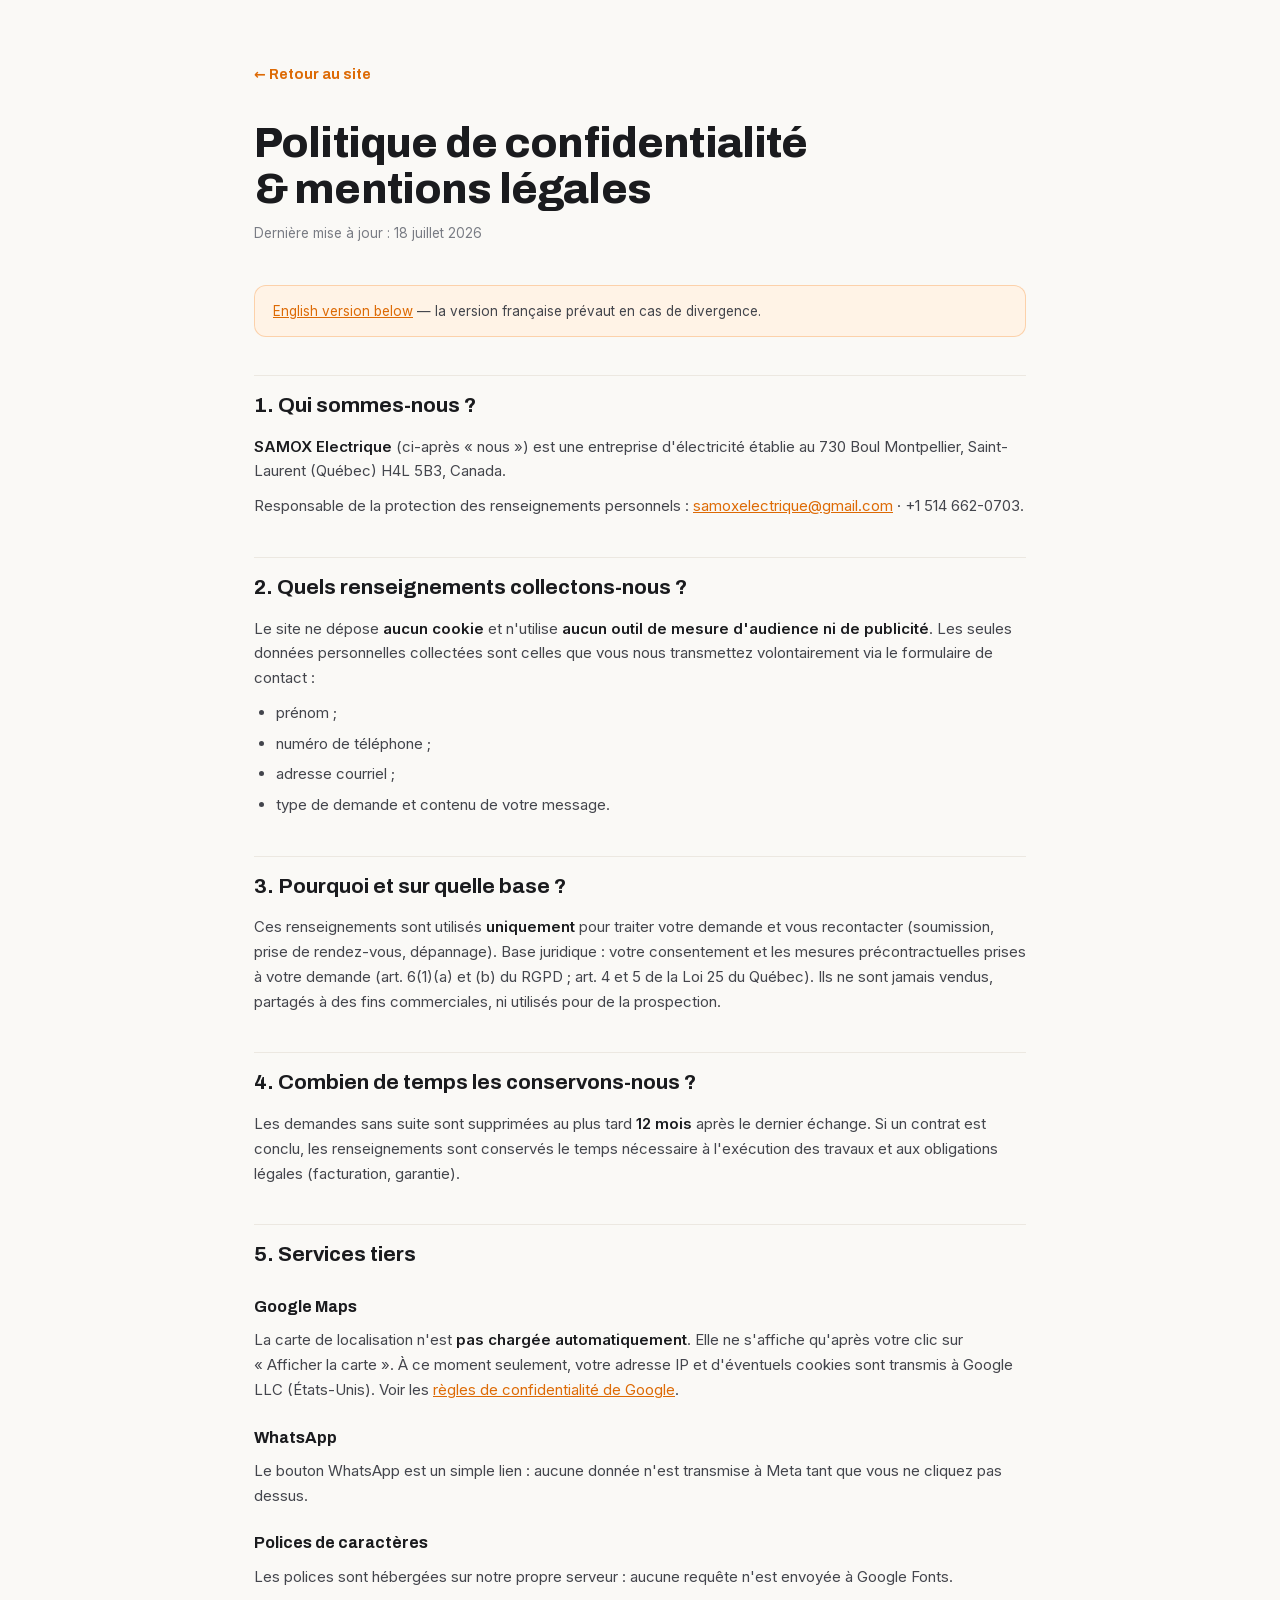
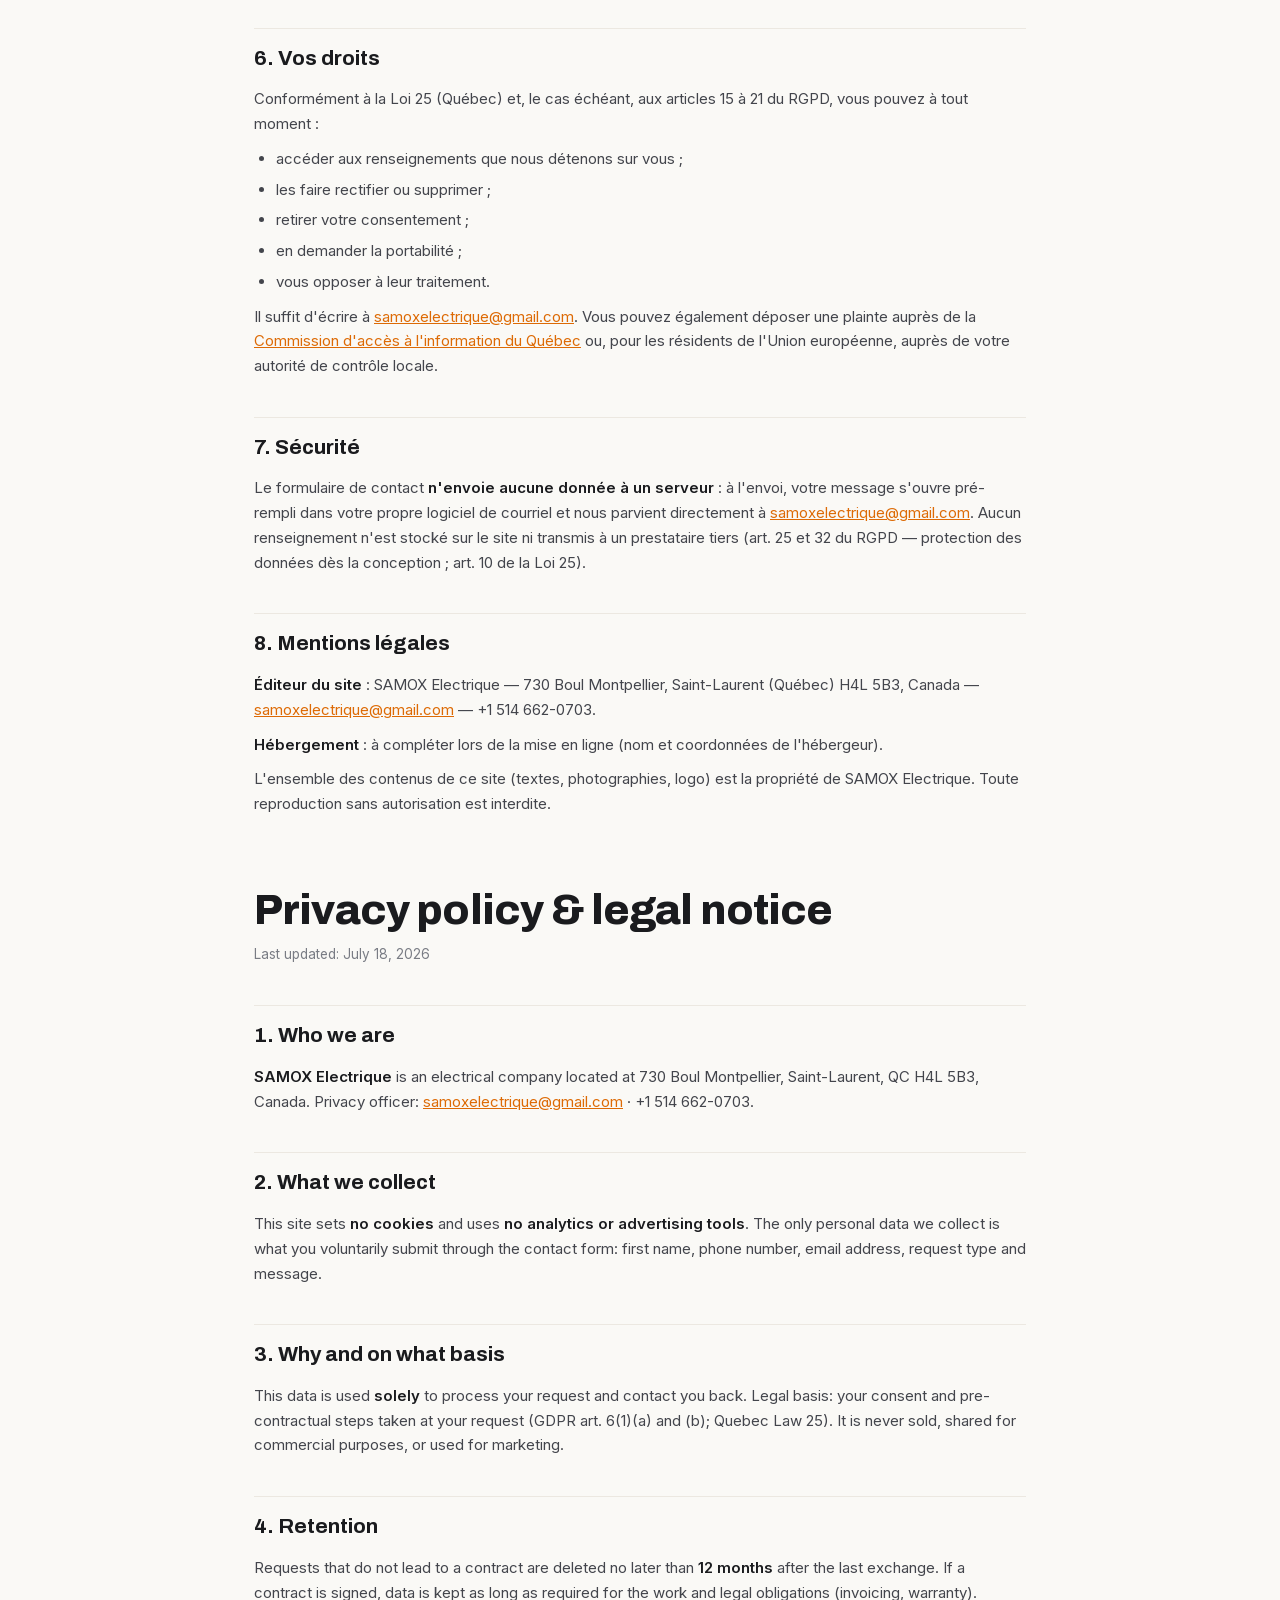
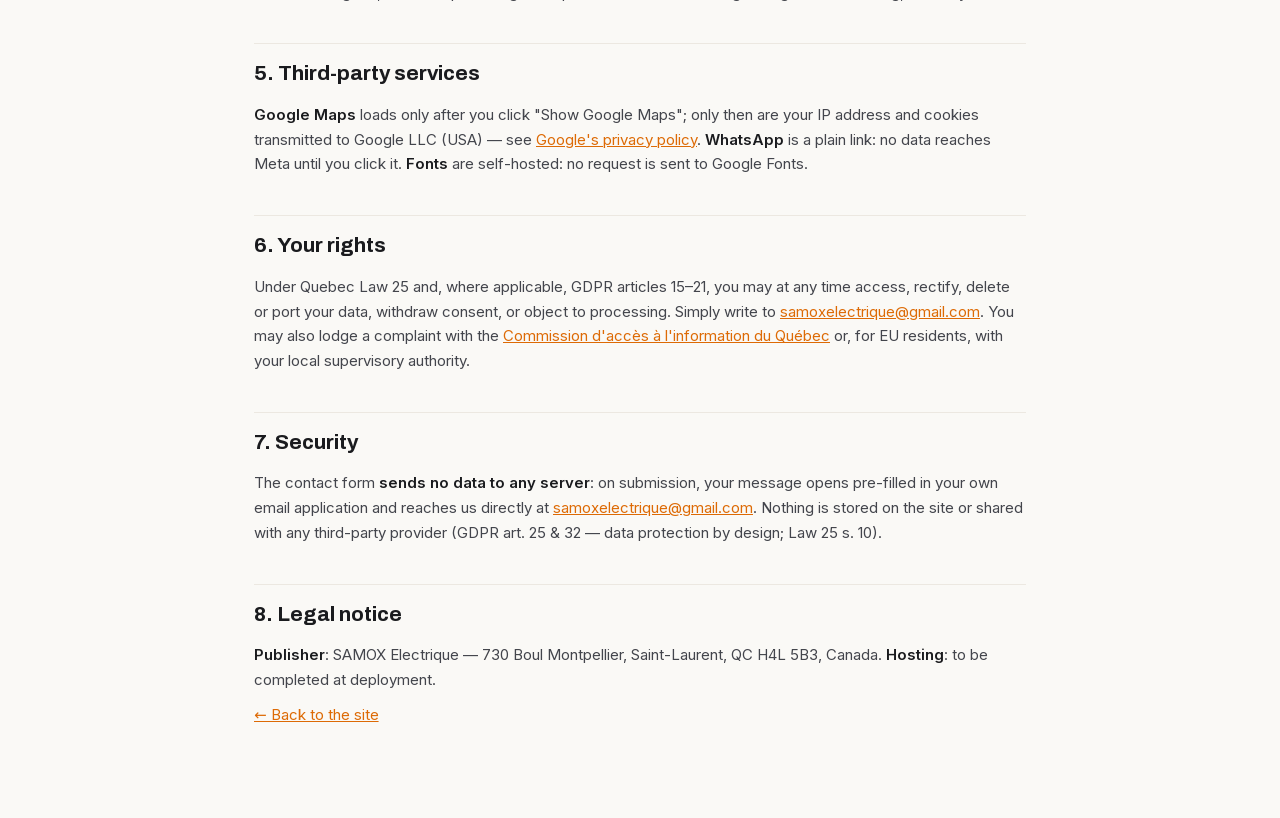
<file: politique-confidentialite.html>
<!DOCTYPE html>
<html lang="fr">

<head>
  <meta charset="UTF-8" />
  <meta name="viewport" content="width=device-width, initial-scale=1.0" />
  <title>Politique de confidentialité &amp; mentions légales — SAMOX Electrique</title>
  <meta name="description" content="Politique de confidentialité et mentions légales de SAMOX Electrique, électricien à Saint-Laurent, Montréal." />
  <meta name="robots" content="noindex" />
  <link rel="icon" type="image/png" href="logo-samox-320.png" />
  <link href="fonts/fonts.css" rel="stylesheet" />

  <style>
    :root {
      --sx-orange: #F58220;
      --sx-orange-deep: #DD6A05;
      --sx-orange-soft: #FFF3E6;
      --sx-black: #0C0D0F;
      --sx-ink: #1A1B1E;
      --sx-text: #43454C;
      --sx-muted: #797C84;
      --sx-bg: #FAF9F6;
      --sx-border: #ECE8E1;
      --font-display: 'Archivo', 'Inter', system-ui, sans-serif;
      --font-body: 'Inter', system-ui, -apple-system, sans-serif;
    }

    * { box-sizing: border-box; margin: 0; padding: 0; }

    body {
      font-family: var(--font-body);
      background: var(--sx-bg);
      color: var(--sx-text);
      -webkit-font-smoothing: antialiased;
      line-height: 1.65;
    }

    .page {
      width: min(820px, 100%);
      margin: 0 auto;
      padding: 60px 24px 90px;
    }

    .back-link {
      display: inline-flex;
      align-items: center;
      gap: 8px;
      color: var(--sx-orange-deep);
      font-family: var(--font-display);
      font-size: 14px;
      font-weight: 700;
      text-decoration: none;
      margin-bottom: 34px;
    }

    .back-link:hover { text-decoration: underline; }

    h1 {
      font-family: var(--font-display);
      color: var(--sx-ink);
      font-size: clamp(30px, 4vw, 42px);
      font-weight: 800;
      letter-spacing: -0.02em;
      line-height: 1.1;
      margin-bottom: 10px;
    }

    .updated { color: var(--sx-muted); font-size: 13.5px; margin-bottom: 40px; }

    h2 {
      font-family: var(--font-display);
      color: var(--sx-ink);
      font-size: 21px;
      font-weight: 700;
      margin: 38px 0 12px;
      padding-top: 12px;
      border-top: 1px solid var(--sx-border);
    }

    h3 {
      font-family: var(--font-display);
      color: var(--sx-ink);
      font-size: 16px;
      font-weight: 700;
      margin: 22px 0 8px;
    }

    p, li { font-size: 15px; }
    p + p { margin-top: 10px; }
    ul { margin: 10px 0 10px 22px; }
    li { margin-bottom: 6px; }
    a { color: var(--sx-orange-deep); }
    strong { color: var(--sx-ink); }

    .lang-note {
      background: var(--sx-orange-soft);
      border: 1px solid rgba(245, 130, 32, 0.3);
      border-radius: 12px;
      padding: 14px 18px;
      font-size: 13.5px;
      margin-bottom: 34px;
    }

    .en-section { margin-top: 70px; }
  </style>
</head>

<body>
  <main class="page">
    <a href="index.html" class="back-link">&larr; Retour au site</a>

    <h1>Politique de confidentialité<br>&amp; mentions légales</h1>
    <p class="updated">Dernière mise à jour : 18 juillet 2026</p>

    <p class="lang-note"><a href="#en">English version below</a> — la version française prévaut en cas de divergence.</p>

    <h2>1. Qui sommes-nous&nbsp;?</h2>
    <p><strong>SAMOX Electrique</strong> (ci-après «&nbsp;nous&nbsp;») est une entreprise d'électricité établie au
      730&nbsp;Boul&nbsp;Montpellier, Saint-Laurent (Québec) H4L&nbsp;5B3, Canada.</p>
    <p>Responsable de la protection des renseignements personnels&nbsp;:
      <a href="mailto:samoxelectrique@gmail.com">samoxelectrique@gmail.com</a> ·
      +1&nbsp;514&nbsp;662-0703.</p>

    <h2>2. Quels renseignements collectons-nous&nbsp;?</h2>
    <p>Le site ne dépose <strong>aucun cookie</strong> et n'utilise <strong>aucun outil de mesure d'audience ni de
      publicité</strong>. Les seules données personnelles collectées sont celles que vous nous transmettez
      volontairement via le formulaire de contact&nbsp;:</p>
    <ul>
      <li>prénom&nbsp;;</li>
      <li>numéro de téléphone&nbsp;;</li>
      <li>adresse courriel&nbsp;;</li>
      <li>type de demande et contenu de votre message.</li>
    </ul>

    <h2>3. Pourquoi et sur quelle base&nbsp;?</h2>
    <p>Ces renseignements sont utilisés <strong>uniquement</strong> pour traiter votre demande et vous recontacter
      (soumission, prise de rendez-vous, dépannage). Base juridique&nbsp;: votre consentement et les mesures
      précontractuelles prises à votre demande (art.&nbsp;6(1)(a) et (b) du RGPD&nbsp;; art.&nbsp;4 et 5 de la
      Loi&nbsp;25 du Québec). Ils ne sont jamais vendus, partagés à des fins commerciales, ni utilisés pour de la
      prospection.</p>

    <h2>4. Combien de temps les conservons-nous&nbsp;?</h2>
    <p>Les demandes sans suite sont supprimées au plus tard <strong>12&nbsp;mois</strong> après le dernier échange.
      Si un contrat est conclu, les renseignements sont conservés le temps nécessaire à l'exécution des travaux et
      aux obligations légales (facturation, garantie).</p>

    <h2>5. Services tiers</h2>
    <h3>Google Maps</h3>
    <p>La carte de localisation n'est <strong>pas chargée automatiquement</strong>. Elle ne s'affiche qu'après votre
      clic sur «&nbsp;Afficher la carte&nbsp;». À ce moment seulement, votre adresse IP et d'éventuels cookies sont
      transmis à Google LLC (États-Unis). Voir les
      <a href="https://policies.google.com/privacy" rel="noopener" target="_blank">règles de confidentialité de
      Google</a>.</p>
    <h3>WhatsApp</h3>
    <p>Le bouton WhatsApp est un simple lien&nbsp;: aucune donnée n'est transmise à Meta tant que vous ne cliquez
      pas dessus.</p>
    <h3>Polices de caractères</h3>
    <p>Les polices sont hébergées sur notre propre serveur&nbsp;: aucune requête n'est envoyée à Google Fonts.</p>

    <h2>6. Vos droits</h2>
    <p>Conformément à la Loi&nbsp;25 (Québec) et, le cas échéant, aux articles&nbsp;15 à 21 du RGPD, vous pouvez à
      tout moment&nbsp;:</p>
    <ul>
      <li>accéder aux renseignements que nous détenons sur vous&nbsp;;</li>
      <li>les faire rectifier ou supprimer&nbsp;;</li>
      <li>retirer votre consentement&nbsp;;</li>
      <li>en demander la portabilité&nbsp;;</li>
      <li>vous opposer à leur traitement.</li>
    </ul>
    <p>Il suffit d'écrire à <a href="mailto:samoxelectrique@gmail.com">samoxelectrique@gmail.com</a>. Vous pouvez
      également déposer une plainte auprès de la
      <a href="https://www.cai.gouv.qc.ca" rel="noopener" target="_blank">Commission d'accès à l'information du
      Québec</a> ou, pour les résidents de l'Union européenne, auprès de votre autorité de contrôle locale.</p>

    <h2>7. Sécurité</h2>
    <p>Le formulaire de contact <strong>n'envoie aucune donnée à un serveur</strong>&nbsp;: à l'envoi, votre
      message s'ouvre pré-rempli dans votre propre logiciel de courriel et nous parvient directement à
      <a href="mailto:samoxelectrique@gmail.com">samoxelectrique@gmail.com</a>. Aucun renseignement n'est stocké
      sur le site ni transmis à un prestataire tiers (art.&nbsp;25 et 32 du RGPD — protection des données dès la
      conception&nbsp;; art.&nbsp;10 de la Loi&nbsp;25).</p>

    <h2 id="mentions">8. Mentions légales</h2>
    <p><strong>Éditeur du site</strong>&nbsp;: SAMOX Electrique — 730&nbsp;Boul&nbsp;Montpellier, Saint-Laurent
      (Québec) H4L&nbsp;5B3, Canada — <a href="mailto:samoxelectrique@gmail.com">samoxelectrique@gmail.com</a> —
      +1&nbsp;514&nbsp;662-0703.</p>
    <p><strong>Hébergement</strong>&nbsp;: à compléter lors de la mise en ligne (nom et coordonnées de
      l'hébergeur).</p>
    <p>L'ensemble des contenus de ce site (textes, photographies, logo) est la propriété de SAMOX Electrique.
      Toute reproduction sans autorisation est interdite.</p>

    <!-- ════════════ ENGLISH VERSION ════════════ -->
    <section class="en-section" id="en" lang="en">
      <h1>Privacy policy &amp; legal notice</h1>
      <p class="updated">Last updated: July 18, 2026</p>

      <h2>1. Who we are</h2>
      <p><strong>SAMOX Electrique</strong> is an electrical company located at 730&nbsp;Boul&nbsp;Montpellier,
        Saint-Laurent, QC H4L&nbsp;5B3, Canada. Privacy officer:
        <a href="mailto:samoxelectrique@gmail.com">samoxelectrique@gmail.com</a> · +1&nbsp;514&nbsp;662-0703.</p>

      <h2>2. What we collect</h2>
      <p>This site sets <strong>no cookies</strong> and uses <strong>no analytics or advertising tools</strong>.
        The only personal data we collect is what you voluntarily submit through the contact form: first name,
        phone number, email address, request type and message.</p>

      <h2>3. Why and on what basis</h2>
      <p>This data is used <strong>solely</strong> to process your request and contact you back. Legal basis:
        your consent and pre-contractual steps taken at your request (GDPR art.&nbsp;6(1)(a) and (b); Quebec
        Law&nbsp;25). It is never sold, shared for commercial purposes, or used for marketing.</p>

      <h2>4. Retention</h2>
      <p>Requests that do not lead to a contract are deleted no later than <strong>12&nbsp;months</strong> after
        the last exchange. If a contract is signed, data is kept as long as required for the work and legal
        obligations (invoicing, warranty).</p>

      <h2>5. Third-party services</h2>
      <p><strong>Google Maps</strong> loads only after you click "Show Google Maps"; only then are your IP
        address and cookies transmitted to Google LLC (USA) — see
        <a href="https://policies.google.com/privacy" rel="noopener" target="_blank">Google's privacy
        policy</a>. <strong>WhatsApp</strong> is a plain link: no data reaches Meta until you click it.
        <strong>Fonts</strong> are self-hosted: no request is sent to Google Fonts.</p>

      <h2>6. Your rights</h2>
      <p>Under Quebec Law&nbsp;25 and, where applicable, GDPR articles&nbsp;15–21, you may at any time access,
        rectify, delete or port your data, withdraw consent, or object to processing. Simply write to
        <a href="mailto:samoxelectrique@gmail.com">samoxelectrique@gmail.com</a>. You may also lodge a complaint
        with the <a href="https://www.cai.gouv.qc.ca" rel="noopener" target="_blank">Commission d'accès à
        l'information du Québec</a> or, for EU residents, with your local supervisory authority.</p>

      <h2>7. Security</h2>
      <p>The contact form <strong>sends no data to any server</strong>: on submission, your message opens
        pre-filled in your own email application and reaches us directly at
        <a href="mailto:samoxelectrique@gmail.com">samoxelectrique@gmail.com</a>. Nothing is stored on the site
        or shared with any third-party provider (GDPR art.&nbsp;25 &amp; 32 — data protection by design;
        Law&nbsp;25 s.&nbsp;10).</p>

      <h2>8. Legal notice</h2>
      <p><strong>Publisher</strong>: SAMOX Electrique — 730&nbsp;Boul&nbsp;Montpellier, Saint-Laurent, QC
        H4L&nbsp;5B3, Canada. <strong>Hosting</strong>: to be completed at deployment.</p>
      <p><a href="en.html">&larr; Back to the site</a></p>
    </section>
  </main>
</body>

</html>
</file>
<file: fonts/fonts.css>
/* Archivo 500 latin */
@font-face {
  font-family: 'Archivo';
  font-style: normal;
  font-weight: 500;
  font-stretch: 100%;
  font-display: swap;
  src: url(archivo-500-latin.woff2) format('woff2');
  unicode-range: U+0000-00FF, U+0131, U+0152-0153, U+02BB-02BC, U+02C6, U+02DA, U+02DC, U+0304, U+0308, U+0329, U+2000-206F, U+20AC, U+2122, U+2191, U+2193, U+2212, U+2215, U+FEFF, U+FFFD;
}
/* Archivo 600 latin */
@font-face {
  font-family: 'Archivo';
  font-style: normal;
  font-weight: 600;
  font-stretch: 100%;
  font-display: swap;
  src: url(archivo-600-latin.woff2) format('woff2');
  unicode-range: U+0000-00FF, U+0131, U+0152-0153, U+02BB-02BC, U+02C6, U+02DA, U+02DC, U+0304, U+0308, U+0329, U+2000-206F, U+20AC, U+2122, U+2191, U+2193, U+2212, U+2215, U+FEFF, U+FFFD;
}
/* Archivo 700 latin */
@font-face {
  font-family: 'Archivo';
  font-style: normal;
  font-weight: 700;
  font-stretch: 100%;
  font-display: swap;
  src: url(archivo-700-latin.woff2) format('woff2');
  unicode-range: U+0000-00FF, U+0131, U+0152-0153, U+02BB-02BC, U+02C6, U+02DA, U+02DC, U+0304, U+0308, U+0329, U+2000-206F, U+20AC, U+2122, U+2191, U+2193, U+2212, U+2215, U+FEFF, U+FFFD;
}
/* Archivo 800 latin */
@font-face {
  font-family: 'Archivo';
  font-style: normal;
  font-weight: 800;
  font-stretch: 100%;
  font-display: swap;
  src: url(archivo-800-latin.woff2) format('woff2');
  unicode-range: U+0000-00FF, U+0131, U+0152-0153, U+02BB-02BC, U+02C6, U+02DA, U+02DC, U+0304, U+0308, U+0329, U+2000-206F, U+20AC, U+2122, U+2191, U+2193, U+2212, U+2215, U+FEFF, U+FFFD;
}
/* Inter 400 latin */
@font-face {
  font-family: 'Inter';
  font-style: normal;
  font-weight: 400;
  font-display: swap;
  src: url(inter-400-latin.woff2) format('woff2');
  unicode-range: U+0000-00FF, U+0131, U+0152-0153, U+02BB-02BC, U+02C6, U+02DA, U+02DC, U+0304, U+0308, U+0329, U+2000-206F, U+20AC, U+2122, U+2191, U+2193, U+2212, U+2215, U+FEFF, U+FFFD;
}
/* Inter 500 latin */
@font-face {
  font-family: 'Inter';
  font-style: normal;
  font-weight: 500;
  font-display: swap;
  src: url(inter-500-latin.woff2) format('woff2');
  unicode-range: U+0000-00FF, U+0131, U+0152-0153, U+02BB-02BC, U+02C6, U+02DA, U+02DC, U+0304, U+0308, U+0329, U+2000-206F, U+20AC, U+2122, U+2191, U+2193, U+2212, U+2215, U+FEFF, U+FFFD;
}
/* Inter 600 latin */
@font-face {
  font-family: 'Inter';
  font-style: normal;
  font-weight: 600;
  font-display: swap;
  src: url(inter-600-latin.woff2) format('woff2');
  unicode-range: U+0000-00FF, U+0131, U+0152-0153, U+02BB-02BC, U+02C6, U+02DA, U+02DC, U+0304, U+0308, U+0329, U+2000-206F, U+20AC, U+2122, U+2191, U+2193, U+2212, U+2215, U+FEFF, U+FFFD;
}
</file>
